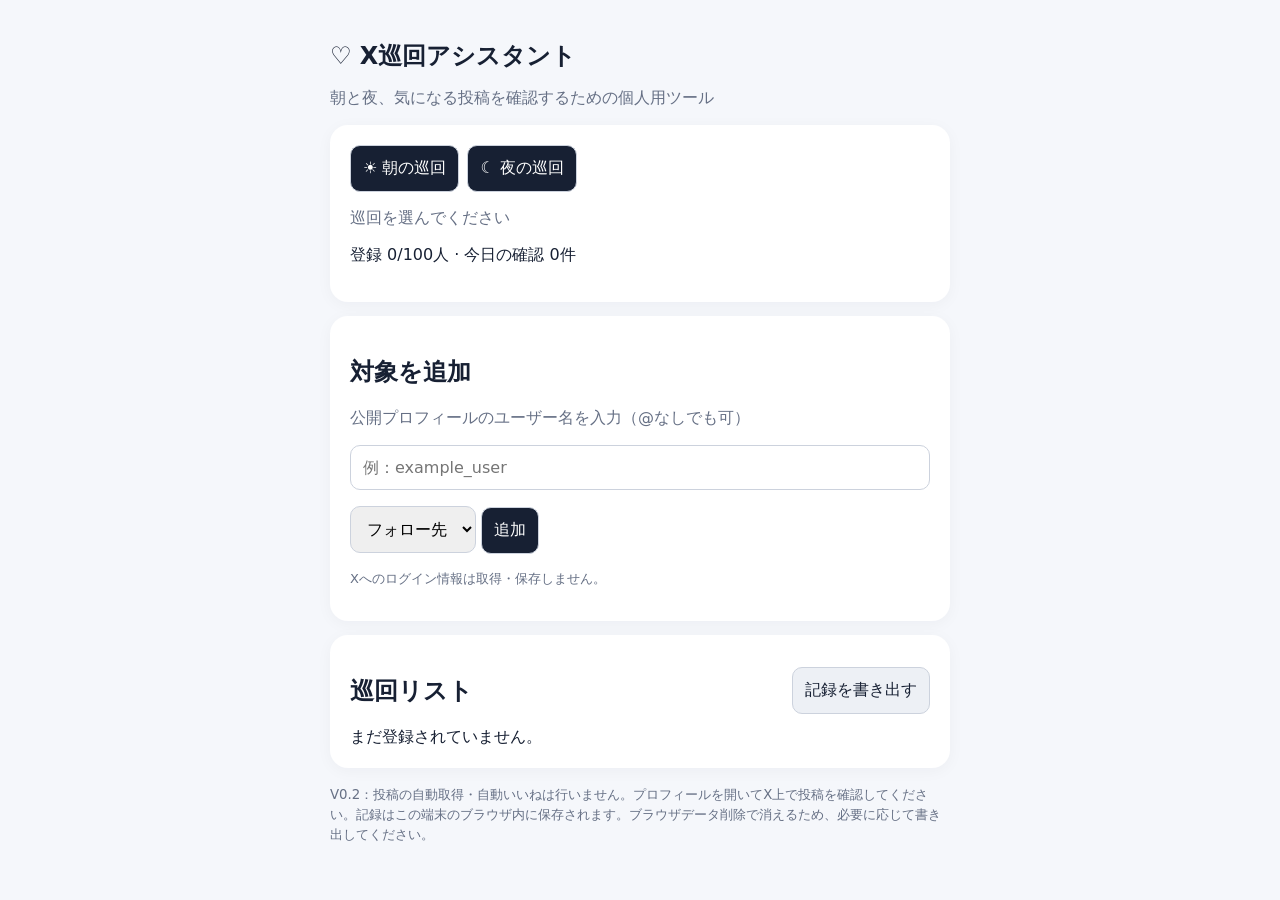
<file: index.html>
<!doctype html><html lang="ja"><head><meta charset="utf-8"><meta name="viewport" content="width=device-width,initial-scale=1"><meta name="theme-color" content="#101827"><link rel="manifest" href="manifest.webmanifest"><title>X巡回アシスタント</title><style>body{font-family:system-ui,sans-serif;background:#f5f7fb;color:#172033;margin:0}main{max-width:620px;margin:auto;padding:24px 18px}h1{font-size:24px}small,.muted{color:#667085}.card{background:white;padding:20px;border-radius:18px;margin:14px 0;box-shadow:0 3px 16px #18233a0a}button,input,select{font:inherit;border-radius:10px;padding:12px;border:1px solid #ccd2dd}button{background:#172033;color:white;cursor:pointer}button.secondary{background:#edf0f5;color:#172033}input{width:calc(100% - 26px)}.row{display:flex;gap:8px;flex-wrap:wrap;align-items:center}.item{border-top:1px solid #edf0f5;padding:14px 0}.item:first-child{border-top:0}.grow{flex:1}a{color:#1355a5}.tag{font-size:12px;color:#667085}#notice{font-size:13px}</style></head><body><main><h1>♡ X巡回アシスタント</h1><p class="muted">朝と夜、気になる投稿を確認するための個人用ツール</p><div class="card"><div class="row"><button onclick="start('朝')">☀ 朝の巡回</button><button onclick="start('夜')">☾ 夜の巡回</button></div><p id="session" class="muted">巡回を選んでください</p><p id="stats"></p></div><div class="card"><h2>対象を追加</h2><p class="muted">公開プロフィールのユーザー名を入力（@なしでも可）</p><input id="handle" placeholder="例：example_user" maxlength="30"><p><select id="kind"><option value="フォロー先">フォロー先</option><option value="フォロワー">フォロワー</option></select> <button onclick="add()">追加</button></p><p id="notice" class="muted">Xへのログイン情報は取得・保存しません。</p></div><div class="card"><div class="row"><h2 class="grow">巡回リスト</h2><button class="secondary" onclick="exportData()">記録を書き出す</button></div><div id="list"></div></div><p class="muted"><small>V0.2：投稿の自動取得・自動いいねは行いません。プロフィールを開いてX上で投稿を確認してください。記録はこの端末のブラウザ内に保存されます。ブラウザデータ削除で消えるため、必要に応じて書き出してください。</small></p></main><script>const KEY='x-patrol-v01';let data;try{data=JSON.parse(localStorage.getItem(KEY))||{users:[],logs:[]}}catch{data={users:[],logs:[]}}let session='';const save=()=>{localStorage.setItem(KEY,JSON.stringify(data));render()};function start(s){session=s+' '+new Date().toLocaleString('ja-JP');document.getElementById('session').textContent='現在：'+session;render()}function add(){let h=document.getElementById('handle').value.trim().replace(/^@/,'');if(!/^[A-Za-z0-9_]{1,15}$/.test(h)){alert('Xのユーザー名を確認してください（英数字・_、15文字以内）');return}if(data.users.some(x=>x.h.toLowerCase()===h.toLowerCase())){alert('登録済みです');return}if(data.users.length>=100){alert('最大100人です');return}data.users.push({h,k:document.getElementById('kind').value});document.getElementById('handle').value='';save()}function mark(h){data.logs.push({h,at:new Date().toISOString(),session:session||'手動確認'});save()}function remove(h){if(confirm('@'+h+' を削除しますか？')){data.users=data.users.filter(x=>x.h!==h);save()}}function exportData(){const b=new Blob([JSON.stringify(data,null,2)],{type:'application/json'}),a=document.createElement('a');a.href=URL.createObjectURL(b);a.download='x-patrol-backup.json';a.click();setTimeout(()=>URL.revokeObjectURL(a.href),1000)}function render(){const today=new Date().toLocaleDateString('ja-JP');let count=data.logs.filter(l=>new Date(l.at).toLocaleDateString('ja-JP')===today).length;document.getElementById('stats').textContent=`登録 ${data.users.length}/100人 · 今日の確認 ${count}件`;const root=document.getElementById('list');root.replaceChildren();if(!data.users.length){root.textContent='まだ登録されていません。';return}for(const u of data.users){const d=document.createElement('div');d.className='item';const top=document.createElement('div');top.className='row';const label=document.createElement('strong');label.className='grow';label.textContent='@'+u.h+' · '+u.k;top.append(label);const link=document.createElement('a');link.href='https://x.com/'+encodeURIComponent(u.h);link.target='_blank';link.rel='noopener noreferrer';link.textContent='Xで開く ↗';top.append(link);d.append(top);const last=data.logs.filter(l=>l.h===u.h).at(-1);const p=document.createElement('p');p.className='tag';p.textContent=last?'最終確認：'+new Date(last.at).toLocaleString('ja-JP'):'未確認';d.append(p);const controls=document.createElement('div');controls.className='row';const b=document.createElement('button');b.textContent='確認済みにする';b.onclick=()=>mark(u.h);const del=document.createElement('button');del.className='secondary';del.textContent='削除';del.onclick=()=>remove(u.h);controls.append(b,del);d.append(controls);root.append(d)}}render();if('serviceWorker'in navigator)navigator.serviceWorker.register('./sw.js').catch(()=>{});</script></body></html>
</file>
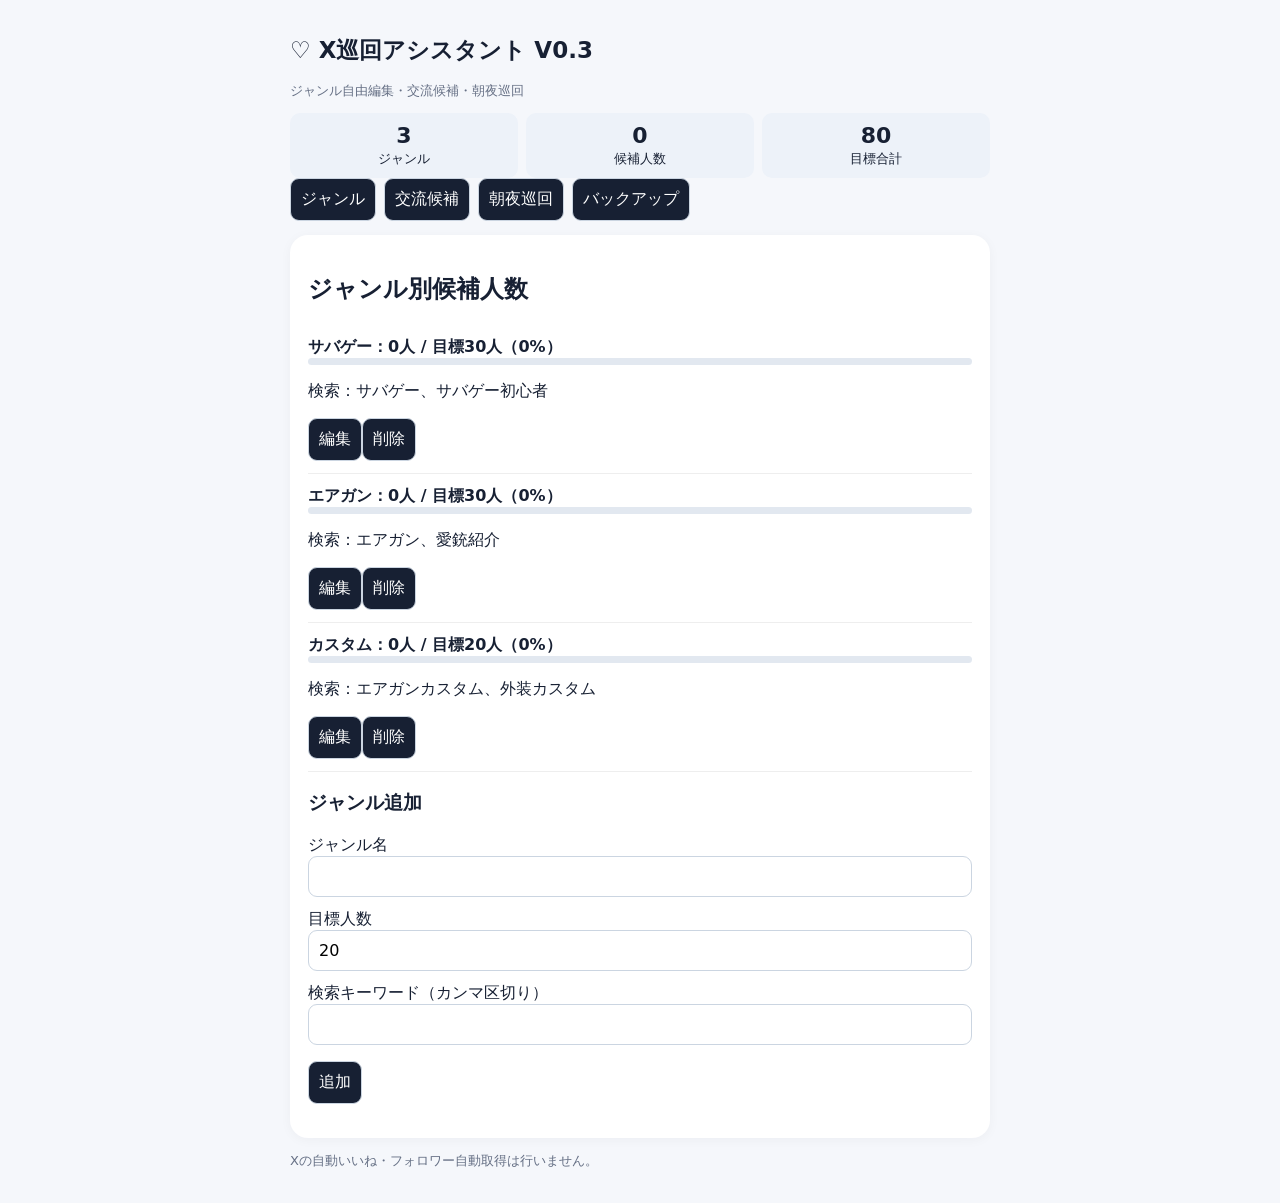
<file: v03-test/index.html>
<!doctype html><html lang="ja"><meta charset="utf-8"><meta name="viewport" content="width=device-width,initial-scale=1"><link rel="manifest" href="manifest.webmanifest"><title>X巡回アシスタント V0.3</title><style>body{font:16px system-ui;background:#f5f7fb;color:#172033;margin:0}main{max-width:700px;margin:auto;padding:20px}h1{font-size:23px}.card{background:white;border-radius:18px;padding:18px;margin:14px 0;box-shadow:0 2px 12px #1720330a}button,input,select{font:inherit;padding:10px;border-radius:9px;border:1px solid #cbd5e1}button{background:#172033;color:white}input,select{max-width:100%;box-sizing:border-box}input{width:100%}.row{display:flex;gap:8px;flex-wrap:wrap;align-items:center}.item{padding:12px 0;border-bottom:1px solid #eee}.muted{color:#667085;font-size:13px}.bar{height:7px;background:#e2e8f0;border-radius:9px}.bar>div{height:100%;background:#5476ca;border-radius:9px}.stat{background:#edf2f9;padding:10px;border-radius:10px;flex:1;text-align:center}.stat strong{display:block;font-size:22px}label{display:block;margin:12px 0 4px}a{color:#1559a3}.hidden{display:none}</style><main><h1>♡ X巡回アシスタント V0.3</h1><p class="muted">ジャンル自由編集・交流候補・朝夜巡回</p><div class="row" id="stats"></div><div class="row"><button data-page="genres">ジャンル</button><button data-page="people">交流候補</button><button data-page="patrol">朝夜巡回</button><button data-page="backup">バックアップ</button></div><section id="genres" class="card"><h2>ジャンル別候補人数</h2><div id="genreList"></div><h3>ジャンル追加</h3><form id="addGenre"><label>ジャンル名<input id="gname" maxlength="32" required></label><label>目標人数<input id="gtarget" type="number" min="1" max="100000" value="20" required></label><label>検索キーワード（カンマ区切り）<input id="gwords"></label><p><button>追加</button></p></form></section><section id="people" class="card hidden"><h2>交流候補</h2><label>ジャンル<select id="searchGenre"></select></label><label>検索キーワード<select id="keyword"></select></label><p><button id="searchX">Xで関連投稿を検索 ↗</button></p><h3>候補登録</h3><form id="addPerson"><label>Xユーザー名<input id="handle" placeholder="@example_user" required></label><label>ジャンル<select id="personGenre"></select></label><label>メモ<input id="note" maxlength="160"></label><p><button>候補を追加</button></p></form><label>表示ジャンル<select id="filterGenre"></select></label><div id="personList"></div></section><section id="patrol" class="card hidden"><h2>朝夜巡回</h2><p class="muted">プロフィールを開いて投稿を確認。いいねはXで手動操作します。</p><div class="row"><button id="morning">☀ 朝の巡回</button><button id="night">☾ 夜の巡回</button></div><p id="session"></p><div id="patrolList"></div></section><section id="backup" class="card hidden"><h2>データ保存</h2><p class="muted">この端末内に保存。端末変更前にJSONを保存してください。</p><button id="export">JSONバックアップ</button><label>JSON復元（既存データを置換）<input type="file" id="import" accept=".json,application/json"></label></section><p class="muted">Xの自動いいね・フォロワー自動取得は行いません。</p></main><script>
(()=>{'use strict';const $=id=>document.getElementById(id),KEY='xpatrol-v03',states=['新規発見','興味あり','交流中','フォロー中','保留'];let d={genres:[{id:'g1',name:'サバゲー',target:30,words:['サバゲー','サバゲー初心者']},{id:'g2',name:'エアガン',target:30,words:['エアガン','愛銃紹介']},{id:'g3',name:'カスタム',target:20,words:['エアガンカスタム','外装カスタム']}],people:[]},session='';try{const x=JSON.parse(localStorage.getItem(KEY));if(x&&Array.isArray(x.genres)&&Array.isArray(x.people))d=x}catch(e){}const uid=()=>Date.now().toString(36)+Math.random().toString(36).slice(2,8),save=()=>{try{localStorage.setItem(KEY,JSON.stringify(d))}catch(e){alert('保存できませんでした')}};const node=(tag,text)=>{let x=document.createElement(tag);x.textContent=text;return x},btn=(text,fn)=>{let b=node('button',text);b.type='button';b.onclick=fn;return b},words=s=>[...new Set(s.split(/[,、]/).map(x=>x.trim()).filter(Boolean))].slice(0,25);function options(id,items,all=false){const s=$(id),old=s.value;s.replaceChildren();if(all)s.add(new Option('すべて',''));items.forEach(g=>s.add(new Option(g.name,g.id)));if([...s.options].some(o=>o.value===old))s.value=old}function render(){const root=$('genreList');root.replaceChildren();d.genres.forEach(g=>{const count=d.people.filter(p=>p.genres.includes(g.id)).length,w=node('div','');w.className='item';w.append(node('strong',g.name+'：'+count+'人 / 目標'+g.target+'人（'+Math.round(count/g.target*100)+'%）'));const bar=node('div','');bar.className='bar';const fill=node('div','');fill.style.width=Math.min(100,count/g.target*100)+'%';bar.append(fill);w.append(bar,node('p','検索：'+g.words.join('、')));w.append(btn('編集',()=>{const name=prompt('ジャンル名',g.name);if(name===null)return;const target=prompt('目標人数',g.target);if(target===null)return;const ww=prompt('検索キーワード（カンマ区切り）',g.words.join(','));if(ww===null)return;if(!name.trim()||d.genres.some(x=>x!==g&&x.name===name.trim())||!Number.isInteger(+target)||+target<1||+target>100000)return alert('入力を確認してください');g.name=name.trim();g.target=+target;g.words=words(ww);save();render()}),btn('削除',()=>{if(!confirm('ジャンルを削除しますか？ 候補は未分類として残ります。'))return;d.genres=d.genres.filter(x=>x!==g);d.people.forEach(p=>p.genres=p.genres.filter(id=>id!==g.id));save();render()}));root.append(w)});$('stats').replaceChildren(...[['ジャンル',d.genres.length],['候補人数',d.people.length],['目標合計',d.genres.reduce((s,g)=>s+g.target,0)]].map(([n,v])=>{const x=node('div','');x.className='stat';x.append(node('strong',v),node('small',n));return x}));['searchGenre','personGenre','filterGenre'].forEach(id=>options(id,d.genres,id==='filterGenre'));updateWords();renderPeople();renderPatrol()}
function updateWords(){const g=d.genres.find(g=>g.id===$('searchGenre').value);$('keyword').replaceChildren(...(g?.words||[]).map(w=>new Option(w,w)))}$('searchGenre').onchange=updateWords;$('searchX').onclick=()=>{if(!$('keyword').value)return alert('検索キーワードを設定してください');window.open('https://x.com/search?q='+encodeURIComponent($('keyword').value)+'&f=live','_blank','noopener')};$('addGenre').onsubmit=e=>{e.preventDefault();const name=$('gname').value.trim(),target=+$('gtarget').value;if(!name||d.genres.some(g=>g.name===name)||!Number.isInteger(target)||target<1)return;d.genres.push({id:uid(),name,target,words:words($('gwords').value)});save();e.target.reset();render()};$('addPerson').onsubmit=e=>{e.preventDefault();const handle=$('handle').value.trim().replace(/^@/,'');if(!/^[a-zA-Z0-9_]{1,15}$/.test(handle))return alert('Xユーザー名を確認してください');const gid=$('personGenre').value;if(!gid)return alert('ジャンルを追加してください');let p=d.people.find(p=>p.handle.toLowerCase()===handle.toLowerCase());if(p){if(!p.genres.includes(gid))p.genres.push(gid)}else d.people.push({id:uid(),handle,genres:[gid],note:$('note').value.trim(),status:'新規発見',checked:''});save();e.target.reset();render()};$('filterGenre').onchange=renderPeople;
function renderPeople(){const root=$('personList');root.replaceChildren();d.people.filter(p=>!$('filterGenre').value||p.genres.includes($('filterGenre').value)).forEach(p=>{const x=node('div','');x.className='item';const a=node('a','@'+p.handle+' ↗');a.href='https://x.com/'+p.handle;a.target='_blank';a.rel='noopener noreferrer';x.append(a,node('p','ジャンル：'+(p.genres.map(id=>d.genres.find(g=>g.id===id)?.name).filter(Boolean).join('・')||'未分類')));const sel=node('select','');states.forEach(s=>sel.add(new Option(s,s)));sel.value=p.status;sel.onchange=()=>{p.status=sel.value;save()};x.append(sel,node('p','メモ：'+(p.note||'なし')+' / 最終確認：'+(p.checked||'なし')));x.append(btn('ジャンル追加',()=>{const g=d.genres.filter(g=>!p.genres.includes(g.id));if(!g.length)return alert('追加できるジャンルはありません');const name=prompt('追加するジャンル名：'+g.map(g=>g.name).join(' / '));const found=g.find(g=>g.name===name);if(found){p.genres.push(found.id);save();render()}}),btn('削除',()=>{if(!confirm('@'+p.handle+' を削除しますか？'))return;d.people=d.people.filter(x=>x!==p);save();render()}));root.append(x)})}
function renderPatrol(){const root=$('patrolList');root.replaceChildren();d.people.forEach(p=>{const x=node('div','');x.className='item';const a=node('a','@'+p.handle+' ↗');a.href='https://x.com/'+p.handle;a.target='_blank';a.rel='noopener noreferrer';x.append(a,node('span','　'+p.status+' / '+(p.checked||'未確認')));x.append(btn('確認済み',()=>{p.checked=new Date().toLocaleString('ja-JP')+(session?' '+session:'');save();render()}));root.append(x)})}for(const [id,name] of [['morning','朝'],['night','夜']])$(id).onclick=()=>{session=name;$('session').textContent=name+'の巡回：'+d.people.length+'人';renderPatrol()};document.querySelectorAll('[data-page]').forEach(b=>b.onclick=()=>{document.querySelectorAll('main section').forEach(s=>s.classList.add('hidden'));$(b.dataset.page).classList.remove('hidden')});$('export').onclick=()=>{const blob=new Blob([JSON.stringify({version:3,...d},null,2)],{type:'application/json'}),u=URL.createObjectURL(blob),a=document.createElement('a');a.href=u;a.download='x-patrol-v03-backup.json';a.click();setTimeout(()=>URL.revokeObjectURL(u),1000)};$('import').onchange=async e=>{const f=e.target.files[0];if(!f||f.size>2000000)return alert('ファイルを確認してください');try{const v=JSON.parse(await f.text());if(!Array.isArray(v.genres)||!Array.isArray(v.people)||v.genres.some(g=>typeof g.id!=='string'||typeof g.name!=='string'||!Number.isInteger(g.target)||g.target<1||!Array.isArray(g.words))||v.people.some(p=>!Array.isArray(p.genres)||!/^[a-zA-Z0-9_]{1,15}$/.test(p.handle)||!states.includes(p.status)))throw Error('形式が違います');if(confirm('現在のデータをバックアップで置換しますか？')){d={genres:v.genres,people:v.people};save();render()}}catch(err){alert('読み込みできません：'+err.message)}e.target.value=''};render();if('serviceWorker'in navigator)navigator.serviceWorker.register('./sw.js').catch(()=>{});
})();</script></html>
</file>
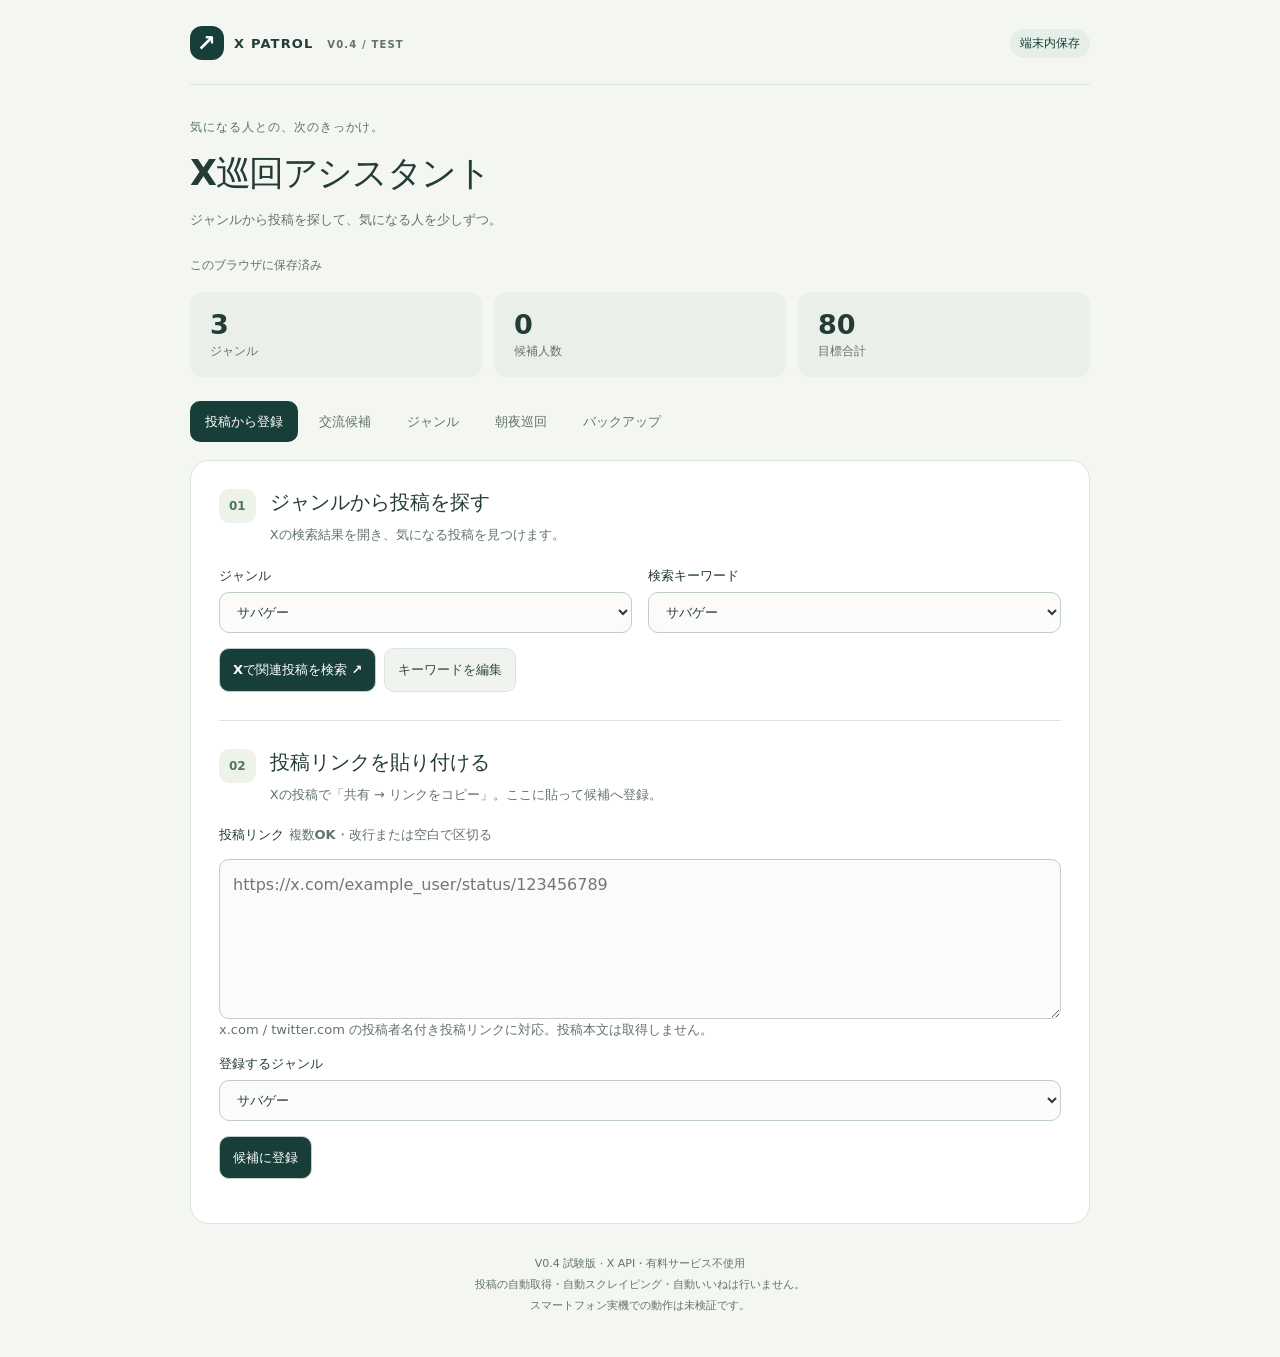
<file: v04-test/index.html>
<!doctype html>
<html lang="ja">
<head>
  <meta charset="utf-8">
  <meta name="viewport" content="width=device-width,initial-scale=1">
  <meta name="theme-color" content="#173e39">
  <meta name="referrer" content="no-referrer">
  <meta http-equiv="Content-Security-Policy" content="default-src 'self'; script-src 'self'; style-src 'self'; img-src 'self' data:; connect-src 'none'; object-src 'none'; base-uri 'none'; form-action 'none'">
  <title>X巡回アシスタント V0.4</title>
  <link rel="icon" href="./icon.svg" type="image/svg+xml">
  <link rel="stylesheet" href="./style.css">
  <script type="module" src="./app.mjs"></script>
</head>
<body>
<main>
  <header class="masthead"><div class="brand"><span class="brandmark" aria-hidden="true">↗</span><span>X PATROL <small>V0.4 / TEST</small></span></div><span class="local-badge">端末内保存</span></header>
  <div class="intro"><p class="eyebrow">気になる人との、次のきっかけ。</p><h1>X巡回アシスタント</h1><p class="muted">ジャンルから投稿を探して、気になる人を少しずつ。</p></div>
  <p id="storageStatus" class="storage-status" role="status" aria-live="polite"></p>
  <div id="notice" class="notice" role="status" aria-live="polite" hidden></div>
  <section id="recovery" class="card recovery" hidden><h2>保存データを確認してください</h2><p id="recoveryReason"></p><p>元の保存データは残っています。バックアップを復元するか、元データを保存してから新しく始められます。</p><div class="row"><button id="exportRaw" type="button" class="secondary">元データを保存</button><button id="newData" type="button" class="secondary">新しく始める</button></div></section>
  <div id="stats" class="stats" aria-label="登録状況"></div>
  <nav class="tabs" aria-label="ページ切り替え"><button type="button" data-page="discover" aria-current="page">投稿から登録</button><button type="button" data-page="people">交流候補</button><button type="button" data-page="genres">ジャンル</button><button type="button" data-page="patrol">朝夜巡回</button><button type="button" data-page="backup">バックアップ</button></nav>
  <section id="discover" class="page card" aria-labelledby="discoverTitle">
    <div class="section-heading"><span class="step">01</span><div><h2 id="discoverTitle">ジャンルから投稿を探す</h2><p class="muted">Xの検索結果を開き、気になる投稿を見つけます。</p></div></div>
    <div class="fields"><label for="searchGenre">ジャンル<select id="searchGenre"></select></label><label for="keyword">検索キーワード<select id="keyword"></select></label></div>
    <div class="row"><a id="searchX" class="button" target="_blank" rel="noopener noreferrer" referrerpolicy="no-referrer">Xで関連投稿を検索 ↗</a><button id="editSearchWords" type="button" class="secondary">キーワードを編集</button></div>
    <hr>
    <div class="section-heading"><span class="step">02</span><div><h2>投稿リンクを貼り付ける</h2><p class="muted">Xの投稿で「共有 → リンクをコピー」。ここに貼って候補へ登録。</p></div></div>
    <form id="addPosts" novalidate><label for="postUrls">投稿リンク <span class="muted">複数OK・改行または空白で区切る</span></label><textarea id="postUrls" rows="5" maxlength="32000" placeholder="https://x.com/example_user/status/123456789" aria-describedby="urlHelp urlError" spellcheck="false" autocapitalize="off"></textarea><p id="urlHelp" class="muted">x.com / twitter.com の投稿者名付き投稿リンクに対応。投稿本文は取得しません。</p><label for="postGenre">登録するジャンル<select id="postGenre"></select></label><p id="urlError" class="error" role="alert" hidden></p><p><button type="submit" id="addPostsButton">候補に登録</button></p></form>
    <div id="pasteResults" aria-live="polite"></div>
  </section>
  <section id="people" class="page card" hidden aria-labelledby="peopleTitle"><div class="section-heading"><div><h2 id="peopleTitle">交流候補</h2><p class="muted">同じ人は1人として登録。投稿リンクはジャンルごとに残ります。</p></div><span id="peopleCount" class="count-pill"></span></div><div class="fields"><label for="filterGenre">表示ジャンル<select id="filterGenre"></select></label><label for="filterStatus">表示状態<select id="filterStatus"></select></label></div><div id="personList"></div></section>
  <section id="genres" class="page card" hidden aria-labelledby="genresTitle"><h2 id="genresTitle">ジャンル別候補人数</h2><p class="muted">1人を複数ジャンルに登録できます。目標合計はジャンルごとの合計です。</p><div id="genreList"></div><hr><h3 id="genreFormTitle">ジャンル追加</h3><form id="genreForm" novalidate><input id="genreId" type="hidden"><div class="fields"><label for="gname">ジャンル名<input id="gname" maxlength="32" required></label><label for="gtarget">目標人数<input id="gtarget" type="number" min="1" max="100000" value="20" required></label></div><label for="gwords">検索キーワード（カンマまたは改行区切り）<textarea id="gwords" rows="3" maxlength="4000"></textarea></label><p id="genreError" class="error" role="alert" hidden></p><div class="row"><button id="saveGenre" type="submit">ジャンルを追加</button><button id="cancelGenre" type="button" class="secondary" hidden>編集をやめる</button></div></form></section>
  <section id="patrol" class="page card" hidden aria-labelledby="patrolTitle"><h2 id="patrolTitle">朝夜巡回</h2><p class="muted">投稿やプロフィールを開き、Xで確認したら記録します。</p><div class="row"><button id="morning" type="button">☀ 朝の巡回</button><button id="night" type="button" class="secondary">☾ 夜の巡回</button></div><p id="session" class="session" role="status"></p><div id="patrolList"></div></section>
  <section id="backup" class="page card" hidden aria-labelledby="backupTitle"><h2 id="backupTitle">バックアップと復元</h2><p>記録はこのブラウザ内に保存されます。ブラウザデータ削除や端末変更の前に、バックアップを保存してください。</p><button id="export" type="button">JSONバックアップを保存</button><label for="import">JSONバックアップを選択（V0.2 / V0.3 / V0.4・2MBまで）<input type="file" id="import" accept=".json,application/json"></label><p id="restoreError" class="error" role="alert" hidden></p><div id="restorePreview" class="restore-preview" hidden><h3>復元内容</h3><p id="restoreSummary"></p><p>復元するとV0.4の現在のデータを置き換えます。先にバックアップを保存してください。</p><div class="row"><button id="confirmRestore" type="button">この内容で復元する</button><button id="cancelRestore" type="button" class="secondary">やめる</button></div></div><p class="muted">旧版と同じURLのブラウザでは、初回にV0.3（なければV0.2）を読み込みます。旧版の保存データには書き込みません。別のブラウザ・端末ではJSONを使って移せます。</p><p class="muted">バックアップには候補のユーザー名・投稿リンク・メモが入ります。ファイルの共有先にご注意ください。</p></section>
  <footer>V0.4 試験版 · X API・有料サービス不使用<br>投稿の自動取得・自動スクレイピング・自動いいねは行いません。<br>スマートフォン実機での動作は未検証です。</footer>
</main>
</body>
</html>
</file>
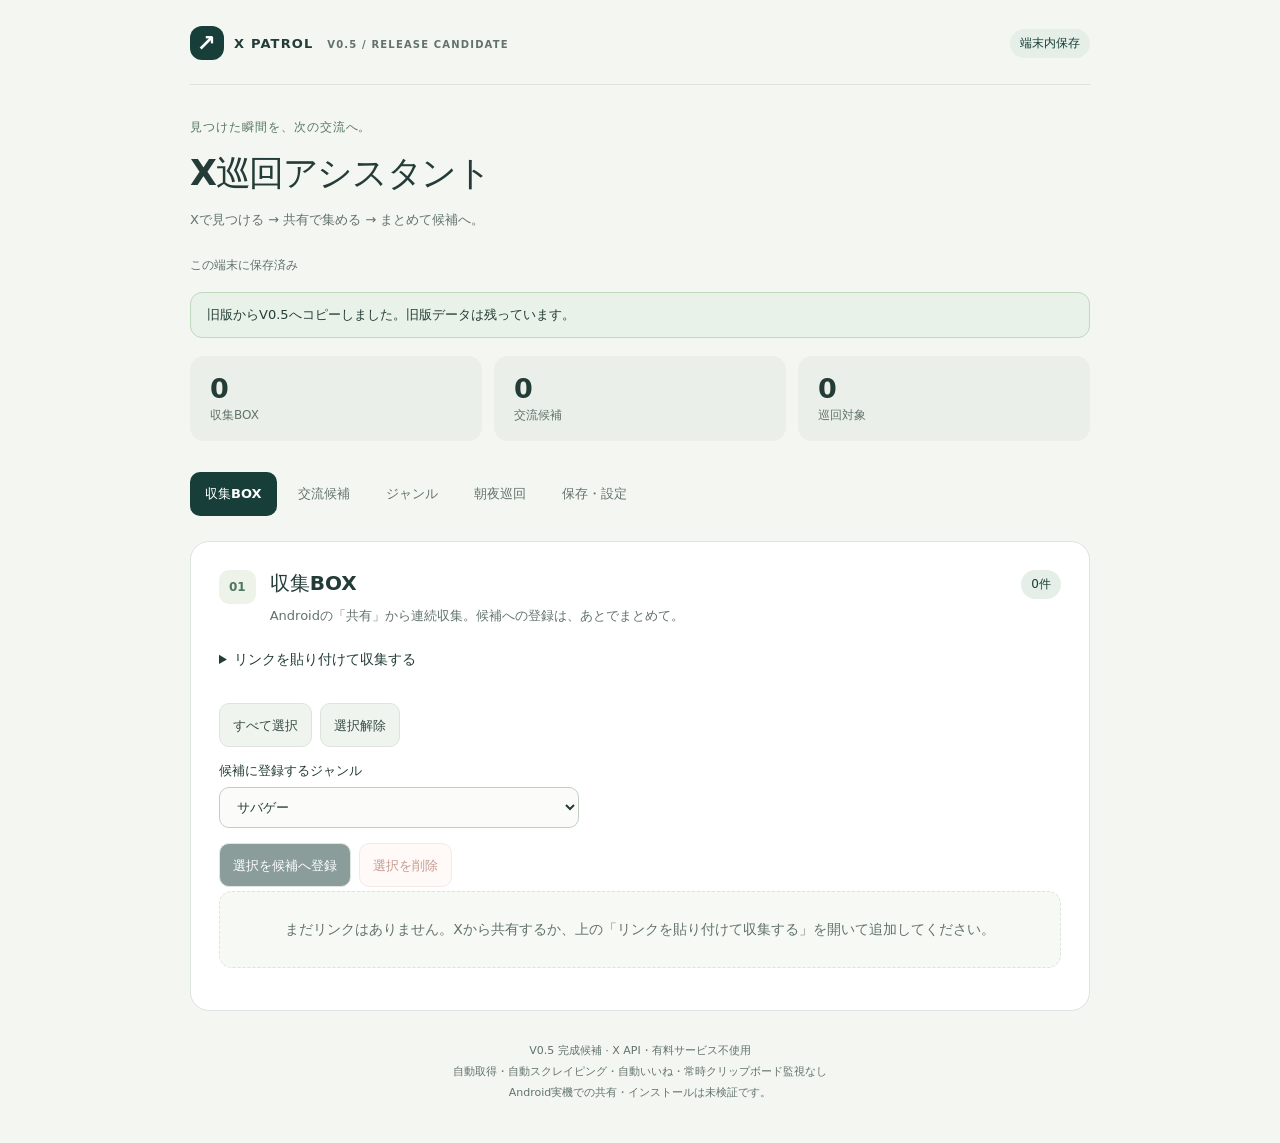
<file: v05-test/index.html>
<!doctype html>
<html lang="ja">
<head>
  <meta charset="utf-8">
  <meta name="viewport" content="width=device-width,initial-scale=1">
  <meta name="theme-color" content="#173e39">
  <meta name="referrer" content="no-referrer">
  <meta http-equiv="Content-Security-Policy" content="default-src 'self'; script-src 'self'; worker-src 'self'; style-src 'self'; img-src 'self' data:; connect-src 'self'; object-src 'none'; base-uri 'none'; form-action 'none'">
  <title>X巡回アシスタント V0.5</title>
  <link rel="manifest" href="./manifest.webmanifest">
  <link rel="icon" href="./icon.svg" type="image/svg+xml">
  <link rel="apple-touch-icon" href="./icon192.png">
  <link rel="stylesheet" href="./style.css">
  <script type="module" src="./app.mjs"></script>
</head>
<body>
<main>
  <header class="masthead"><div class="brand"><span class="brandmark" aria-hidden="true">↗</span><span>X PATROL <small>V0.5 / RELEASE CANDIDATE</small></span></div><span class="local-badge">端末内保存</span></header>
  <div class="intro"><p class="eyebrow">見つけた瞬間を、次の交流へ。</p><h1>X巡回アシスタント</h1><p class="muted">Xで見つける → 共有で集める → まとめて候補へ。</p></div>
  <p id="storageStatus" class="storage-status" role="status">保存領域を確認しています…</p>
  <div id="notice" class="notice" role="status" aria-live="polite" hidden></div>
  <noscript><p class="error">このアプリにはJavaScriptが必要です。有効にして再読み込みしてください。</p></noscript>
  <section id="recovery" class="card recovery" hidden><h2>保存データを確認してください</h2><p>データを読み込み・保存できませんでした。元データは自動上書きしません。元データを保存し、バックアップの復元を試してください。</p><div class="row"><button id="exportRaw" type="button">元データを保存</button><button id="newData" type="button" class="danger">V0.5を初期化</button></div></section>
  <div id="stats" class="stats" aria-label="登録状況"></div>
  <nav class="tabs" aria-label="ページ切り替え"><button type="button" data-page="inbox" aria-current="page">収集BOX</button><button type="button" data-page="people">交流候補</button><button type="button" data-page="genres">ジャンル</button><button type="button" data-page="patrol">朝夜巡回</button><button type="button" data-page="backup">保存・設定</button></nav>
  <section id="inbox" class="page card" aria-labelledby="inboxTitle">
    <div class="section-heading"><span class="step">01</span><div><h2 id="inboxTitle">収集BOX</h2><p class="muted">Androidの「共有」から連続収集。候補への登録は、あとでまとめて。</p></div><span id="inboxCount" class="count-pill"></span></div>
    <details id="manualImport"><summary>リンクを貼り付けて収集する</summary><form id="collectForm"><label for="postUrls">投稿URL・共有テキスト（1回100リンクまで）</label><textarea id="postUrls" rows="5" maxlength="32000" placeholder="https://x.com/example_user/status/123456789" spellcheck="false" autocapitalize="off"></textarea><p class="muted">複数行・空白区切り・本文中のURLに対応。x.com / twitter.com の投稿URLを検証し、重複を除きます。</p><button id="collectButton" type="submit" data-write>収集BOXに追加</button></form></details>
    <div id="pasteResults" aria-live="polite"></div>
    <div class="inbox-actions"><div class="row"><button id="selectInbox" type="button" class="secondary" data-write>すべて選択</button><button id="clearInbox" type="button" class="secondary" data-write>選択解除</button></div><label for="promoteGenre">候補に登録するジャンル<select id="promoteGenre"></select></label><div class="row"><button id="promote" type="button" data-write>選択を候補へ登録</button><button id="deleteInbox" type="button" class="danger" data-write>選択を削除</button></div></div>
    <div id="inboxList"></div>
  </section>
  <section id="people" class="page card" hidden aria-labelledby="peopleTitle"><div class="section-heading"><div><h2 id="peopleTitle">交流候補</h2><p class="muted">同じ人は1人に集約。「巡回する」を選んだ候補が巡回に並びます。</p></div><span id="peopleCount" class="count-pill"></span></div><div class="fields"><label for="filterGenre">ジャンル<select id="filterGenre"></select></label><label for="filterStatus">状態<select id="filterStatus"></select></label></div><div class="row"><button id="selectPeople" type="button" class="secondary" data-write>表示中を巡回に選択</button><button id="clearPeople" type="button" class="secondary" data-write>表示中の選択解除</button></div><div id="personList"></div></section>
  <section id="genres" class="page card" hidden aria-labelledby="genresTitle"><h2 id="genresTitle">ジャンルと目標</h2><p class="muted">1人を複数ジャンルに登録できます。人数はジャンルごとに集計します。</p><div id="genreList"></div><hr><h3 id="genreFormTitle">ジャンル追加</h3><form id="genreForm"><input id="genreId" type="hidden"><div class="fields"><label for="gname">ジャンル名<input id="gname" maxlength="32" required></label><label for="gtarget">目標人数<input id="gtarget" type="number" min="1" max="100000" value="20" required></label></div><label for="gwords">検索キーワード（カンマ・改行区切り）<textarea id="gwords" rows="3" maxlength="4000"></textarea></label><div class="row"><button id="saveGenre" type="submit" data-write>ジャンルを保存</button><button id="cancelGenre" type="button" class="secondary">編集をやめる</button></div></form></section>
  <section id="patrol" class="page card" hidden aria-labelledby="patrolTitle"><h2 id="patrolTitle">朝夜巡回</h2><p class="muted">Xを開いて自分で確認し、この画面で確認を記録します。</p><div class="row"><button id="morning" type="button" data-write>☀ 朝の巡回</button><button id="night" type="button" class="secondary" data-write>☾ 夜の巡回</button></div><p id="session" class="session" role="status"></p><div id="patrolList"></div><details><summary>確認履歴</summary><p id="historyCount" class="muted"></p><div id="historyList"></div></details></section>
  <section id="backup" class="page card" hidden aria-labelledby="backupTitle"><h2 id="backupTitle">バックアップと復元</h2><p>データはこのブラウザ・端末に保存します。ブラウザデータ削除・端末変更の前にJSONを保存してください。</p><button id="export" type="button" data-write>JSONバックアップを保存</button><label for="import">JSONを選択（V0.2〜V0.5・10MBまで）<input type="file" id="import" accept=".json,application/json"></label><div id="restorePreview" class="restore-preview" hidden><h3>復元内容</h3><p id="restoreSummary"></p><p>V0.5の現在のデータを置き換えます。先にバックアップを保存してください。</p><div class="row"><button id="confirmRestore" type="button">この内容で復元</button><button id="cancelRestore" type="button" class="secondary">やめる</button></div></div><p class="muted">初回は同じブラウザの旧版データをV0.4→V0.3→V0.2の順にコピーします。旧版の保存領域は残します。以後の同期は行いません。バックアップにはユーザー名・URL・メモが含まれます。</p>
    <hr><h2>Androidで共有する</h2><p>AndroidのChromeでこのURLを開き、メニューの「アプリをインストール」から追加します。Xで投稿の「共有」→「その他のアプリ」→「X巡回アシスタント V0.5（または X巡回BOX）」を選びます。</p><div class="row"><button id="install" type="button" class="secondary" hidden>アプリをインストール</button><button id="persistent" type="button" class="secondary">端末への保存を保護</button></div><p id="pwaStatus" class="muted" role="status"></p><p class="muted">共有先が表示されない端末では「リンクをコピー」し、収集BOXの手動取込を使ってください。共有URLはGET形式でホストに送られます。受信後は画面のURLから消し、投稿URLだけを保存します。</p><p><a href="./Android.md" target="_blank" rel="noopener noreferrer">Androidの詳しい手順・実機確認項目 ↗</a> · <a href="./README.md" target="_blank" rel="noopener noreferrer">README ↗</a></p>
  </section>
  <footer>V0.5 完成候補 · X API・有料サービス不使用<br>自動取得・自動スクレイピング・自動いいね・常時クリップボード監視なし<br>Android実機での共有・インストールは未検証です。</footer>
</main>
</body>
</html>
</file>
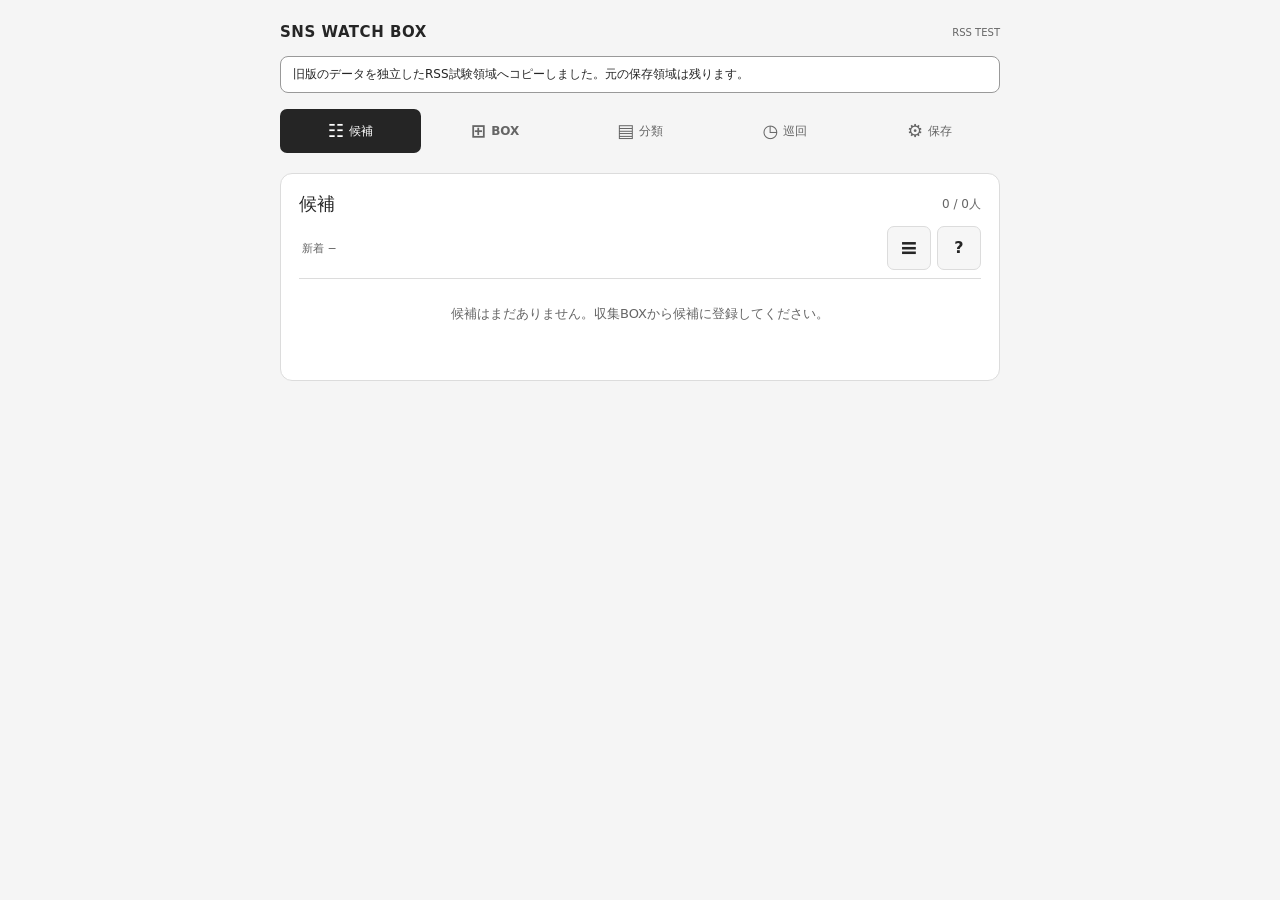
<file: v051-rss-test/index.html>
<!doctype html>
<html lang="ja">
<head>
  <meta charset="utf-8">
  <meta name="viewport" content="width=device-width,initial-scale=1">
  <meta name="theme-color" content="#252525">
  <meta name="referrer" content="no-referrer">
  <meta http-equiv="Content-Security-Policy" content="default-src 'self'; script-src 'self'; worker-src 'self'; style-src 'self'; img-src 'self' data:; connect-src 'self' https://keep.md; object-src 'none'; base-uri 'none'; form-action 'none'">
  <title>SNS WATCH BOX · RSS試験</title>
  <link rel="manifest" href="./manifest.webmanifest">
  <link rel="icon" href="./icon.svg" type="image/svg+xml">
  <link rel="apple-touch-icon" href="./icon192.png">
  <link rel="stylesheet" href="./style.css">
  <script type="module" src="./app.mjs"></script>
</head>
<body>
<main>
  <header class="masthead"><h1>SNS WATCH BOX</h1><small>RSS TEST</small></header>
  <div id="notice" class="notice" role="status" aria-live="polite" hidden></div>
  <noscript><p class="error">JavaScriptを有効にしてください。</p></noscript>
  <section id="recovery" class="card recovery" hidden><h2>保存データの確認</h2><p>データを読み込めませんでした。元データを保存し、JSONからの復元をお試しください。</p><div class="row"><button id="exportRaw" type="button">元データを保存</button><button id="newData" type="button" class="danger">試験データを初期化</button></div></section>
  <nav class="tabs" aria-label="ページ切り替え">
    <button type="button" data-page="people" aria-current="page" aria-label="交流候補"><span aria-hidden="true">☷</span>候補</button>
    <button type="button" data-page="inbox" aria-label="収集BOX"><span aria-hidden="true">⊞</span>BOX</button>
    <button type="button" data-page="genres" aria-label="ジャンルと目標"><span aria-hidden="true">▤</span>分類</button>
    <button type="button" data-page="patrol" aria-label="朝夜巡回"><span aria-hidden="true">◷</span>巡回</button>
    <button type="button" data-page="backup" aria-label="保存と設定"><span aria-hidden="true">⚙</span>保存</button>
  </nav>
  <section id="inbox" class="page card" hidden aria-labelledby="inboxTitle">
    <div class="section-heading"><h2 id="inboxTitle">収集BOX</h2><span id="inboxCount" class="count-pill"></span></div>
    <details id="manualImport"><summary>＋ リンク</summary><form id="collectForm"><label for="postUrls">投稿URL・共有テキスト</label><textarea id="postUrls" rows="4" maxlength="32000" placeholder="https://x.com/example_user/status/123456789" spellcheck="false" autocapitalize="off"></textarea><p class="muted">1回100リンクまで。重複は除きます。</p><button id="collectButton" type="submit" data-write>追加</button></form></details>
    <div id="pasteResults" aria-live="polite"></div>
    <div class="inbox-actions"><div class="row"><button id="selectInbox" type="button" class="secondary" data-write>全選択</button><button id="clearInbox" type="button" class="secondary" data-write>解除</button></div><label for="promoteGenre">ジャンル<select id="promoteGenre"></select></label><div class="row"><button id="promote" type="button" data-write>候補へ登録</button><button id="deleteInbox" type="button" class="danger" data-write>削除</button></div></div>
    <div id="inboxList"></div>
  </section>
  <section id="people" class="page card" aria-labelledby="peopleTitle">
    <div class="section-heading"><h2 id="peopleTitle">候補</h2><span id="peopleCount" class="count-pill"></span></div>
    <div class="candidate-toolbar">
      <span id="candidateRefreshStatus" class="muted" role="status">新着 −</span>
      <details id="candidateFilters" class="toolbar-disclosure"><summary aria-label="絞り込みと並べ替え" title="絞り込みと並べ替え">≡</summary><div class="candidate-filters">
        <label for="filterGenre">ジャンル<select id="filterGenre"></select></label>
        <label for="patrolFreshness">確認<select id="patrolFreshness"><option value="">すべて</option><option value="new">● 新着</option><option value="unchecked">− 未確認</option><option value="recent">✔ 確認済み</option></select></label>
        <label for="filterStatus">交流状態<select id="filterStatus"></select></label>
        <label for="sortPeople">並び順<select id="sortPeople"><option value="manual">手動</option><option value="priority">未確認から</option><option value="oldest">確認が古い順</option><option value="newest">登録が新しい順</option></select></label>
        <div class="row candidate-tools"><button id="expandPeople" type="button" class="secondary">全展開</button><button id="collapsePeople" type="button" class="secondary">全閉</button><button id="returnToPerson" type="button" class="secondary" hidden>前の行へ</button></div>
        <details class="bulk-selection"><summary>巡回対象</summary><div class="row"><button id="selectPeople" type="button" class="secondary" data-write>表示中を全選択</button><button id="clearPeople" type="button" class="secondary" data-write>解除</button></div></details>
      </div></details>
      <details id="candidateHelp" class="toolbar-disclosure"><summary aria-label="表示の意味と使い方" title="表示の意味と使い方">?</summary><div class="help-body"><p>候補に入れた人を無料RSSで自動確認。初回は基準を保存し、●を出しません。次からアプリを開く・戻ると照合します。</p><p>人数が多い場合は順番に確認するため時間がかかります。途中で閉じても次回続きから確認します。RSSは約1日ごと・直近20件で、取得できない人は−のままです。PWAを閉じている間は巡回しません。</p><button id="addPilotPeople" type="button" class="secondary" data-write>試験3人を登録</button><button id="refreshPeople" type="button" class="secondary" aria-label="登録した候補のRSSを今すぐ確認" aria-busy="false">↻ 今すぐ確認</button><p>● RSSで前回より新しい本人投稿を確認。✔ 人間がXの投稿を確認済み。いいねの記録ではありません。取り消しは詳細から。</p><p>− 新着未判定または確認記録なし。取得失敗も未判定です。未確認や時間の経過を新着とは表示しません。</p><p>行をタップで詳細。Xから戻ると、開いた行や表示位置を復元します。</p><p class="tablet-reorder-help">≡ をドラッグで並べ替え。</p><p>いいねはXでご自身で操作してください。</p></div></details>
    </div>
    <p id="reorderInstructions" class="sr-only">タブレットでは左端のつまみをドラッグして並べ替えます。キーボードはつまみに移動し、Altと上下矢印で1行移動。Escapeでドラッグを取り消します。表示中の候補だけが移動します。</p>
    <p id="reorderStatus" class="sr-only" role="status" aria-live="polite"></p>
    <div id="personList"></div>
  </section>
  <section id="genres" class="page card" hidden aria-labelledby="genresTitle"><h2 id="genresTitle">ジャンルと目標</h2><div id="genreList"></div><hr><h3 id="genreFormTitle">ジャンル追加</h3><form id="genreForm"><input id="genreId" type="hidden"><div class="fields"><label for="gname">名前<input id="gname" maxlength="32" required></label><label for="gtarget">目標人数<input id="gtarget" type="number" min="1" max="100000" value="20" required></label></div><label for="gwords">検索キーワード<textarea id="gwords" rows="2" maxlength="4000"></textarea></label><div class="row"><button id="saveGenre" type="submit" data-write>保存</button><button id="cancelGenre" type="button" class="secondary">やめる</button></div></form></section>
  <section id="patrol" class="page card" hidden aria-labelledby="patrolTitle"><h2 id="patrolTitle">巡回</h2><div class="row"><button id="morning" type="button" data-write>☀ 朝</button><button id="night" type="button" class="secondary" data-write>☾ 夜</button></div><p id="session" class="session" role="status"></p><div id="patrolList"></div><details><summary>過去の確認履歴</summary><p class="muted">取り消した現在の✔とは別に、過去に行った確認の履歴を残します。</p><p id="historyCount" class="muted"></p><div id="historyList"></div></details></section>
  <section id="backup" class="page card" hidden aria-labelledby="backupTitle"><h2 id="backupTitle">保存</h2><p id="storageStatus" class="storage-status" role="status">保存領域を確認中…</p><div id="stats" class="stats" aria-label="登録状況"></div><button id="export" type="button" data-write>JSONを保存</button><label for="import">JSONから復元<input type="file" id="import" accept=".json,application/json"></label><div id="restorePreview" class="restore-preview" hidden><h3>復元内容</h3><p id="restoreSummary"></p><p>この試験版のデータを置き換えます。先にJSONを保存してください。</p><div class="row"><button id="confirmRestore" type="button">復元する</button><button id="cancelRestore" type="button" class="secondary">やめる</button></div></div>
    <details><summary>データについて</summary><p>このブラウザ・端末への保存です。端末変更やブラウザデータ削除の前にJSONを保存してください。RSS確認記録もJSONに入ります。</p><p>初回は旧UI試験版のデータを読み取り、独立したRSS試験領域へコピーします。なければV0.5以前を確認します。元の保存領域は残り、以後は同期しません。自動コピーできない場合は旧版のJSONを復元してください。</p><p>V0.2〜V0.5・V0.51のJSON、10MBまで。</p></details>
    <details><summary>Android・ヘルプ</summary><p>Chromeの「アプリをインストール」から追加。Xの投稿の「共有」→「その他のアプリ」から「SNS WATCH RSS 試験」へ共有できます。</p><div class="row"><button id="install" type="button" class="secondary" hidden>インストール</button><button id="persistent" type="button" class="secondary">端末保存を保護</button></div><p id="pwaStatus" class="muted" role="status"></p><p>共有先が出ない場合はリンクをコピーし、BOXの「＋ リンク」へ。共有URLはGET形式でホストに送られ、受信後は画面URLから消去します。</p><p>Android実機の共有・インストール・外部Xアプリからの復帰はHuman Gateで確認してください。</p><p><a href="./Android.md" target="_blank" rel="noopener noreferrer">Android実機チェック ↗</a> · <a href="./README.md" target="_blank" rel="noopener noreferrer">README ↗</a></p><p>独立試験版。無料RSSを使用します。X API・当アプリによるXスクレイピング・自動いいね・常時クリップボード監視は使用しません。</p></details>
  </section>
</main>
</body>
</html>
</file>
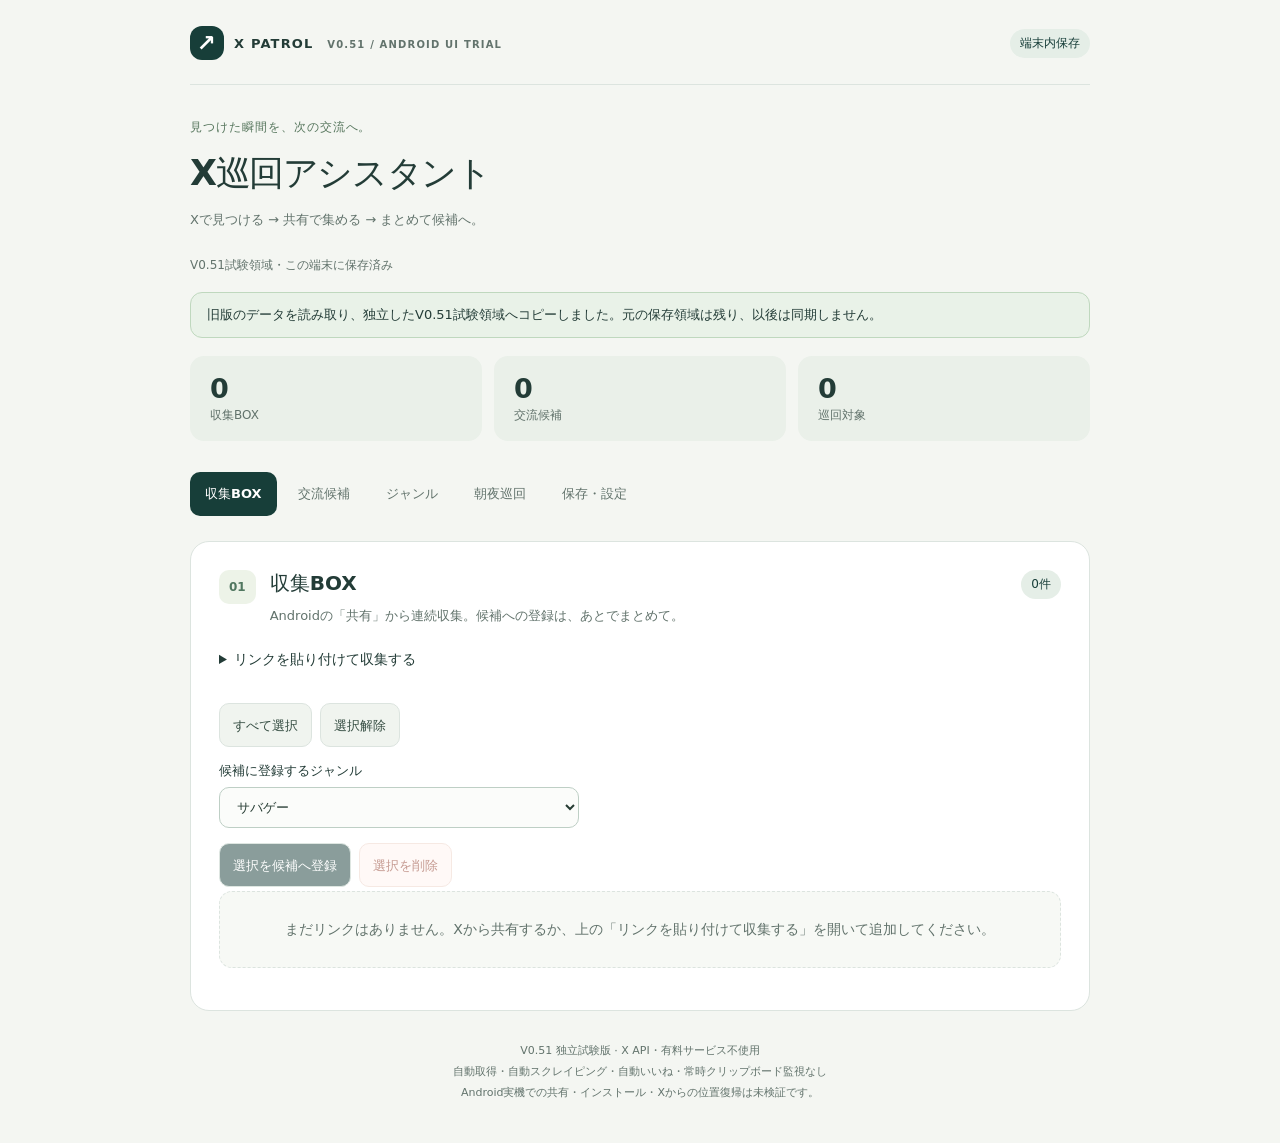
<file: v051-test/index.html>
<!doctype html>
<html lang="ja">
<head>
  <meta charset="utf-8">
  <meta name="viewport" content="width=device-width,initial-scale=1">
  <meta name="theme-color" content="#173e39">
  <meta name="referrer" content="no-referrer">
  <meta http-equiv="Content-Security-Policy" content="default-src 'self'; script-src 'self'; worker-src 'self'; style-src 'self'; img-src 'self' data:; connect-src 'self'; object-src 'none'; base-uri 'none'; form-action 'none'">
  <title>X巡回アシスタント V0.51試験</title>
  <link rel="manifest" href="./manifest.webmanifest">
  <link rel="icon" href="./icon.svg" type="image/svg+xml">
  <link rel="apple-touch-icon" href="./icon192.png">
  <link rel="stylesheet" href="./style.css">
  <script type="module" src="./app.mjs"></script>
</head>
<body>
<main>
  <header class="masthead"><div class="brand"><span class="brandmark" aria-hidden="true">↗</span><span>X PATROL <small>V0.51 / ANDROID UI TRIAL</small></span></div><span class="local-badge">端末内保存</span></header>
  <div class="intro"><p class="eyebrow">見つけた瞬間を、次の交流へ。</p><h1>X巡回アシスタント</h1><p class="muted">Xで見つける → 共有で集める → まとめて候補へ。</p></div>
  <p id="storageStatus" class="storage-status" role="status">保存領域を確認しています…</p>
  <div id="notice" class="notice" role="status" aria-live="polite" hidden></div>
  <noscript><p class="error">このアプリにはJavaScriptが必要です。有効にして再読み込みしてください。</p></noscript>
  <section id="recovery" class="card recovery" hidden><h2>保存データを確認してください</h2><p>データを読み込み・保存できませんでした。元データは自動上書きしません。元データを保存し、バックアップの復元を試してください。</p><div class="row"><button id="exportRaw" type="button">元データを保存</button><button id="newData" type="button" class="danger">V0.51試験を初期化</button></div></section>
  <div id="stats" class="stats" aria-label="登録状況"></div>
  <nav class="tabs" aria-label="ページ切り替え"><button type="button" data-page="inbox" aria-current="page">収集BOX</button><button type="button" data-page="people">交流候補</button><button type="button" data-page="genres">ジャンル</button><button type="button" data-page="patrol">朝夜巡回</button><button type="button" data-page="backup">保存・設定</button></nav>
  <section id="inbox" class="page card" aria-labelledby="inboxTitle">
    <div class="section-heading"><span class="step">01</span><div><h2 id="inboxTitle">収集BOX</h2><p class="muted">Androidの「共有」から連続収集。候補への登録は、あとでまとめて。</p></div><span id="inboxCount" class="count-pill"></span></div>
    <details id="manualImport"><summary>リンクを貼り付けて収集する</summary><form id="collectForm"><label for="postUrls">投稿URL・共有テキスト（1回100リンクまで）</label><textarea id="postUrls" rows="5" maxlength="32000" placeholder="https://x.com/example_user/status/123456789" spellcheck="false" autocapitalize="off"></textarea><p class="muted">複数行・空白区切り・本文中のURLに対応。x.com / twitter.com の投稿URLを検証し、重複を除きます。</p><button id="collectButton" type="submit" data-write>収集BOXに追加</button></form></details>
    <div id="pasteResults" aria-live="polite"></div>
    <div class="inbox-actions"><div class="row"><button id="selectInbox" type="button" class="secondary" data-write>すべて選択</button><button id="clearInbox" type="button" class="secondary" data-write>選択解除</button></div><label for="promoteGenre">候補に登録するジャンル<select id="promoteGenre"></select></label><div class="row"><button id="promote" type="button" data-write>選択を候補へ登録</button><button id="deleteInbox" type="button" class="danger" data-write>選択を削除</button></div></div>
    <div id="inboxList"></div>
  </section>
  <section id="people" class="page card" hidden aria-labelledby="peopleTitle">
    <div class="section-heading"><div><h2 id="peopleTitle">交流候補</h2><p class="muted">行をタップして詳細を開く。Xを確認したら「確認を記録」。</p></div><span id="peopleCount" class="count-pill"></span></div>
    <div class="candidate-refresh"><button id="refreshPeople" type="button" data-write>↻ 要確認を更新</button><p id="candidateRefreshStatus" class="muted" role="status"></p></div>
    <p class="candidate-help">端末内の記録から、未確認・最終確認から12時間以上を「要確認」にします。Xの新着は取得せず、すべて「新着未判定」です。</p>
    <div class="candidate-filters">
      <label for="filterGenre">ジャンル<select id="filterGenre"></select></label>
      <label for="filterStatus">状態<select id="filterStatus"></select></label>
      <label for="patrolFreshness">巡回の目安<select id="patrolFreshness"><option value="">すべて</option><option value="due">要確認（未確認を含む）</option><option value="unchecked">未確認のみ</option><option value="recent">12時間以内に確認済</option></select></label>
      <label for="sortPeople">並べ替え<select id="sortPeople"><option value="priority">未確認・要確認を優先</option><option value="oldest">最終確認が古い順</option><option value="newest">最近登録した順</option></select></label>
    </div>
    <div class="row candidate-tools"><button id="expandPeople" type="button" class="secondary">表示中を全件展開</button><button id="collapsePeople" type="button" class="secondary">全件折りたたむ</button><button id="returnToPerson" type="button" class="secondary" hidden>前にXで開いた行へ</button></div>
    <details class="bulk-selection"><summary>巡回対象をまとめて選択</summary><div class="row"><button id="selectPeople" type="button" class="secondary" data-write>表示中を巡回に選択</button><button id="clearPeople" type="button" class="secondary" data-write>表示中の選択解除</button></div></details>
    <div id="personList"></div>
  </section>
  <section id="genres" class="page card" hidden aria-labelledby="genresTitle"><h2 id="genresTitle">ジャンルと目標</h2><p class="muted">1人を複数ジャンルに登録できます。人数はジャンルごとに集計します。</p><div id="genreList"></div><hr><h3 id="genreFormTitle">ジャンル追加</h3><form id="genreForm"><input id="genreId" type="hidden"><div class="fields"><label for="gname">ジャンル名<input id="gname" maxlength="32" required></label><label for="gtarget">目標人数<input id="gtarget" type="number" min="1" max="100000" value="20" required></label></div><label for="gwords">検索キーワード（カンマ・改行区切り）<textarea id="gwords" rows="3" maxlength="4000"></textarea></label><div class="row"><button id="saveGenre" type="submit" data-write>ジャンルを保存</button><button id="cancelGenre" type="button" class="secondary">編集をやめる</button></div></form></section>
  <section id="patrol" class="page card" hidden aria-labelledby="patrolTitle"><h2 id="patrolTitle">朝夜巡回</h2><p class="muted">Xを開いて自分で確認し、この画面で確認を記録します。</p><div class="row"><button id="morning" type="button" data-write>☀ 朝の巡回</button><button id="night" type="button" class="secondary" data-write>☾ 夜の巡回</button></div><p id="session" class="session" role="status"></p><div id="patrolList"></div><details><summary>確認履歴</summary><p id="historyCount" class="muted"></p><div id="historyList"></div></details></section>
  <section id="backup" class="page card" hidden aria-labelledby="backupTitle"><h2 id="backupTitle">バックアップと復元</h2><p>データはこのブラウザ・端末に保存します。ブラウザデータ削除・端末変更の前にJSONを保存してください。</p><button id="export" type="button" data-write>JSONバックアップを保存</button><label for="import">JSONを選択（V0.2〜V0.5・V0.51・10MBまで）<input type="file" id="import" accept=".json,application/json"></label><div id="restorePreview" class="restore-preview" hidden><h3>復元内容</h3><p id="restoreSummary"></p><p>V0.51試験領域の現在のデータを置き換えます。先にバックアップを保存してください。</p><div class="row"><button id="confirmRestore" type="button">この内容で復元</button><button id="cancelRestore" type="button" class="secondary">やめる</button></div></div><p class="muted">初回は同じブラウザのV0.5データを読み取り、独立した試験領域へコピーします。V0.5がない場合はV0.4→V0.3→V0.2の順に確認します。元の保存領域は残り、以後は同期しません。自動コピーできない場合は旧版でJSONを保存し、ここで復元してください。バックアップにはユーザー名・URL・メモが含まれます。</p>
    <hr><h2>Androidで共有する</h2><p>AndroidのChromeでこのURLを開き、メニューの「アプリをインストール」から追加します。Xで投稿の「共有」→「その他のアプリ」→「X巡回アシスタント V0.51試験」を選びます。</p><div class="row"><button id="install" type="button" class="secondary" hidden>アプリをインストール</button><button id="persistent" type="button" class="secondary">端末への保存を保護</button></div><p id="pwaStatus" class="muted" role="status"></p><p class="muted">共有先が表示されない端末では「リンクをコピー」し、収集BOXの手動取込を使ってください。共有URLはGET形式でホストに送られます。受信後は画面のURLから消し、投稿URLだけを保存します。</p><p><a href="./Android.md" target="_blank" rel="noopener noreferrer">Androidの詳しい手順・実機確認項目 ↗</a> · <a href="./README.md" target="_blank" rel="noopener noreferrer">README ↗</a></p>
  </section>
  <footer>V0.51 独立試験版 · X API・有料サービス不使用<br>自動取得・自動スクレイピング・自動いいね・常時クリップボード監視なし<br>Android実機での共有・インストール・Xからの位置復帰は未検証です。</footer>
</main>
</body>
</html>
</file>
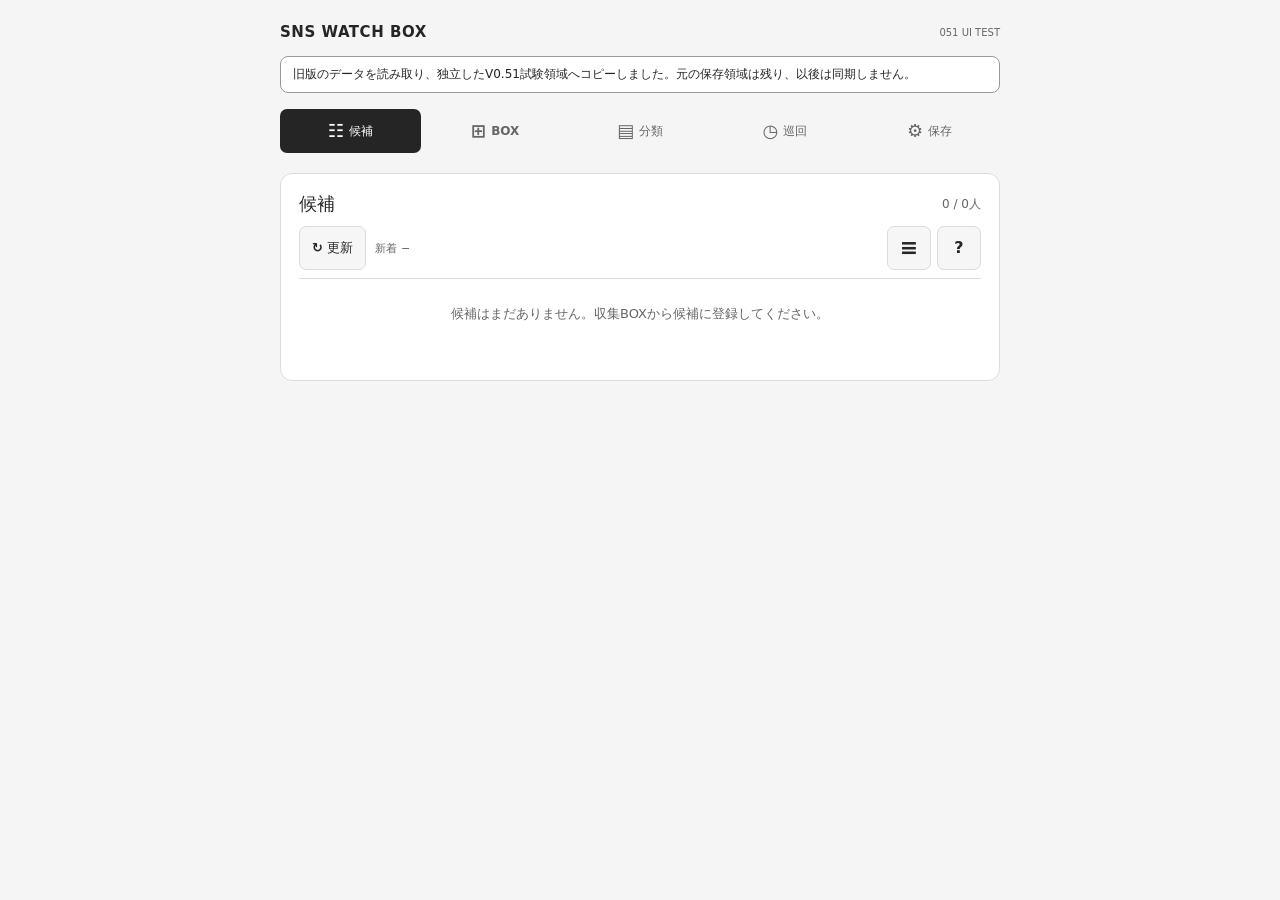
<file: v051-ui-test/index.html>
<!doctype html>
<html lang="ja">
<head>
  <meta charset="utf-8">
  <meta name="viewport" content="width=device-width,initial-scale=1">
  <meta name="theme-color" content="#252525">
  <meta name="referrer" content="no-referrer">
  <meta http-equiv="Content-Security-Policy" content="default-src 'self'; script-src 'self'; worker-src 'self'; style-src 'self'; img-src 'self' data:; connect-src 'self'; object-src 'none'; base-uri 'none'; form-action 'none'">
  <title>SNS WATCH BOX · 051 UI試験</title>
  <link rel="manifest" href="./manifest.webmanifest">
  <link rel="icon" href="./icon.svg" type="image/svg+xml">
  <link rel="apple-touch-icon" href="./icon192.png">
  <link rel="stylesheet" href="./style.css">
  <script type="module" src="./app.mjs"></script>
</head>
<body>
<main>
  <header class="masthead"><h1>SNS WATCH BOX</h1><small>051 UI TEST</small></header>
  <div id="notice" class="notice" role="status" aria-live="polite" hidden></div>
  <noscript><p class="error">JavaScriptを有効にしてください。</p></noscript>
  <section id="recovery" class="card recovery" hidden><h2>保存データの確認</h2><p>データを読み込めませんでした。元データを保存し、JSONからの復元をお試しください。</p><div class="row"><button id="exportRaw" type="button">元データを保存</button><button id="newData" type="button" class="danger">試験データを初期化</button></div></section>
  <nav class="tabs" aria-label="ページ切り替え">
    <button type="button" data-page="people" aria-current="page" aria-label="交流候補"><span aria-hidden="true">☷</span>候補</button>
    <button type="button" data-page="inbox" aria-label="収集BOX"><span aria-hidden="true">⊞</span>BOX</button>
    <button type="button" data-page="genres" aria-label="ジャンルと目標"><span aria-hidden="true">▤</span>分類</button>
    <button type="button" data-page="patrol" aria-label="朝夜巡回"><span aria-hidden="true">◷</span>巡回</button>
    <button type="button" data-page="backup" aria-label="保存と設定"><span aria-hidden="true">⚙</span>保存</button>
  </nav>
  <section id="inbox" class="page card" hidden aria-labelledby="inboxTitle">
    <div class="section-heading"><h2 id="inboxTitle">収集BOX</h2><span id="inboxCount" class="count-pill"></span></div>
    <details id="manualImport"><summary>＋ リンク</summary><form id="collectForm"><label for="postUrls">投稿URL・共有テキスト</label><textarea id="postUrls" rows="4" maxlength="32000" placeholder="https://x.com/example_user/status/123456789" spellcheck="false" autocapitalize="off"></textarea><p class="muted">1回100リンクまで。重複は除きます。</p><button id="collectButton" type="submit" data-write>追加</button></form></details>
    <div id="pasteResults" aria-live="polite"></div>
    <div class="inbox-actions"><div class="row"><button id="selectInbox" type="button" class="secondary" data-write>全選択</button><button id="clearInbox" type="button" class="secondary" data-write>解除</button></div><label for="promoteGenre">ジャンル<select id="promoteGenre"></select></label><div class="row"><button id="promote" type="button" data-write>候補へ登録</button><button id="deleteInbox" type="button" class="danger" data-write>削除</button></div></div>
    <div id="inboxList"></div>
  </section>
  <section id="people" class="page card" aria-labelledby="peopleTitle">
    <div class="section-heading"><h2 id="peopleTitle">候補</h2><span id="peopleCount" class="count-pill"></span></div>
    <div class="candidate-toolbar">
      <button id="refreshPeople" type="button" class="secondary" aria-label="登録ユーザーのリストを再読み込み" aria-busy="false">↻ 更新</button>
      <span id="candidateRefreshStatus" class="muted" role="status">新着 −</span>
      <details id="candidateFilters" class="toolbar-disclosure"><summary aria-label="絞り込みと並べ替え" title="絞り込みと並べ替え">≡</summary><div class="candidate-filters">
        <label for="filterGenre">ジャンル<select id="filterGenre"></select></label>
        <label for="patrolFreshness">確認<select id="patrolFreshness"><option value="">すべて</option><option value="unchecked">− 未確認</option><option value="recent">✔ 確認済み</option></select></label>
        <label for="filterStatus">交流状態<select id="filterStatus"></select></label>
        <label for="sortPeople">並び順<select id="sortPeople"><option value="manual">手動</option><option value="priority">未確認から</option><option value="oldest">確認が古い順</option><option value="newest">登録が新しい順</option></select></label>
        <div class="row candidate-tools"><button id="expandPeople" type="button" class="secondary">全展開</button><button id="collapsePeople" type="button" class="secondary">全閉</button><button id="returnToPerson" type="button" class="secondary" hidden>前の行へ</button></div>
        <details class="bulk-selection"><summary>巡回対象</summary><div class="row"><button id="selectPeople" type="button" class="secondary" data-write>表示中を全選択</button><button id="clearPeople" type="button" class="secondary" data-write>解除</button></div></details>
      </div></details>
      <details id="candidateHelp" class="toolbar-disclosure"><summary aria-label="表示の意味と使い方" title="表示の意味と使い方">?</summary><div class="help-body"><p>✔ 人間がXの投稿を確認済み。いいねの記録ではありません。取り消しは詳細から。</p><p>− 新着未判定。Xの新着は取得していません。未確認や時間の経過をNewとは表示しません。</p><p>更新は端末内の記録を再集計し、現在の並び順で整理します。</p><p>行をタップで詳細。Xから戻ると、開いた行や表示位置を復元します。</p><p class="tablet-reorder-help">≡ をドラッグで並べ替え。</p><p>いいねはXでご自身で操作してください。</p></div></details>
    </div>
    <p id="reorderInstructions" class="sr-only">タブレットでは左端のつまみをドラッグして並べ替えます。キーボードはつまみに移動し、Altと上下矢印で1行移動。Escapeでドラッグを取り消します。表示中の候補だけが移動します。</p>
    <p id="reorderStatus" class="sr-only" role="status" aria-live="polite"></p>
    <div id="personList"></div>
  </section>
  <section id="genres" class="page card" hidden aria-labelledby="genresTitle"><h2 id="genresTitle">ジャンルと目標</h2><div id="genreList"></div><hr><h3 id="genreFormTitle">ジャンル追加</h3><form id="genreForm"><input id="genreId" type="hidden"><div class="fields"><label for="gname">名前<input id="gname" maxlength="32" required></label><label for="gtarget">目標人数<input id="gtarget" type="number" min="1" max="100000" value="20" required></label></div><label for="gwords">検索キーワード<textarea id="gwords" rows="2" maxlength="4000"></textarea></label><div class="row"><button id="saveGenre" type="submit" data-write>保存</button><button id="cancelGenre" type="button" class="secondary">やめる</button></div></form></section>
  <section id="patrol" class="page card" hidden aria-labelledby="patrolTitle"><h2 id="patrolTitle">巡回</h2><div class="row"><button id="morning" type="button" data-write>☀ 朝</button><button id="night" type="button" class="secondary" data-write>☾ 夜</button></div><p id="session" class="session" role="status"></p><div id="patrolList"></div><details><summary>過去の確認履歴</summary><p class="muted">取り消した現在の✔とは別に、過去に行った確認の履歴を残します。</p><p id="historyCount" class="muted"></p><div id="historyList"></div></details></section>
  <section id="backup" class="page card" hidden aria-labelledby="backupTitle"><h2 id="backupTitle">保存</h2><p id="storageStatus" class="storage-status" role="status">保存領域を確認中…</p><div id="stats" class="stats" aria-label="登録状況"></div><button id="export" type="button" data-write>JSONを保存</button><label for="import">JSONから復元<input type="file" id="import" accept=".json,application/json"></label><div id="restorePreview" class="restore-preview" hidden><h3>復元内容</h3><p id="restoreSummary"></p><p>この試験版のデータを置き換えます。先にJSONを保存してください。</p><div class="row"><button id="confirmRestore" type="button">復元する</button><button id="cancelRestore" type="button" class="secondary">やめる</button></div></div>
    <details><summary>データについて</summary><p>このブラウザ・端末への保存です。ブラウザデータ削除・端末変更の前にJSONを保存してください。JSONにはユーザー名・URL・メモを含みます。</p><p>初回はV0.5データを読み取り、独立した試験領域へコピーします。なければV0.4→V0.3→V0.2を確認します。元データは残り、以後は同期しません。V0.51旧試験や自動コピーできない場合は旧版のJSONを復元してください。</p><p>V0.2〜V0.5・V0.51のJSON、10MBまで。</p></details>
    <details><summary>Android・ヘルプ</summary><p>Chromeの「アプリをインストール」から追加。Xの投稿の「共有」→「その他のアプリ」から「SNS WATCH UI 試験」へ共有できます。</p><div class="row"><button id="install" type="button" class="secondary" hidden>インストール</button><button id="persistent" type="button" class="secondary">端末保存を保護</button></div><p id="pwaStatus" class="muted" role="status"></p><p>共有先が出ない場合はリンクをコピーし、BOXの「＋ リンク」へ。共有URLはGET形式でホストに送られ、受信後は画面URLから消去します。</p><p>Android実機の共有・インストール・外部Xアプリからの復帰はHuman Gateで確認してください。</p><p><a href="./Android.md" target="_blank" rel="noopener noreferrer">Android実機チェック ↗</a> · <a href="./README.md" target="_blank" rel="noopener noreferrer">README ↗</a></p><p>独立試験版。X API・自動取得・スクレイピング・自動いいね・常時クリップボード監視は使用しません。</p></details>
  </section>
</main>
</body>
</html>
</file>
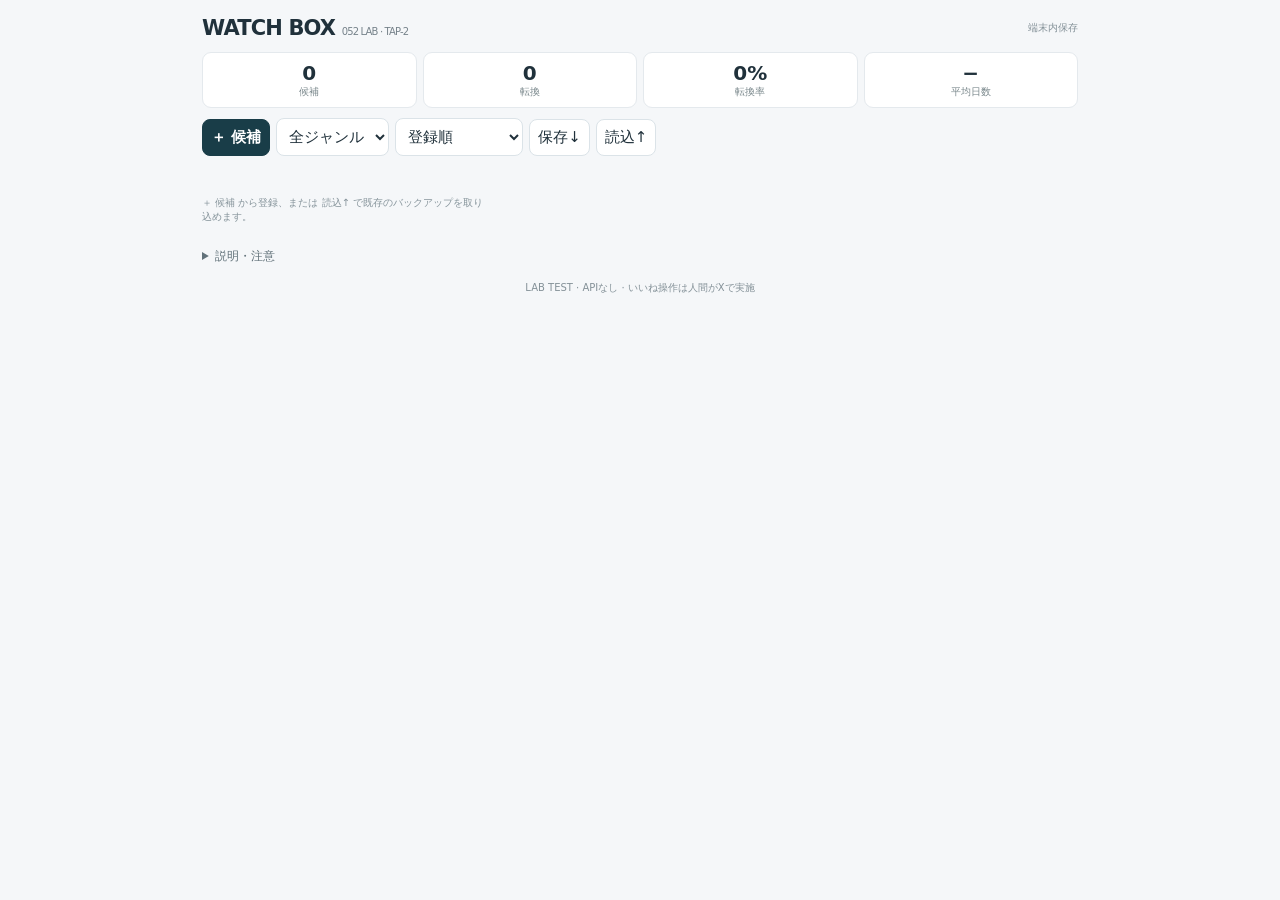
<file: v052-analytics-test/index.html>
<!doctype html>
<html lang="ja"><head><meta charset="utf-8"><meta name="viewport" content="width=device-width,initial-scale=1">
<meta name="theme-color" content="#172f3a"><meta name="referrer" content="no-referrer">
<meta http-equiv="Content-Security-Policy" content="default-src 'self'; script-src 'self'; style-src 'self'; img-src 'self' data:; connect-src 'none'; object-src 'none'; base-uri 'none'">
<title>SNS WATCH BOX | 052 Analytics</title><link rel="stylesheet" href="./style.css?v=052-cardtap-2"><script src="./app.js?v=052-cardtap-2" defer></script></head>
<body><main><header><h1>WATCH BOX <small>052 LAB · TAP-2</small></h1><span id="info">端末内保存</span></header>
<section class="metrics"><div><b id="total">0</b><small>候補</small></div><div><b id="followers">0</b><small>転換</small></div><div><b id="rate">0%</b><small>転換率</small></div><div><b id="avgDays">−</b><small>平均日数</small></div></section>
<div class="toolbar"><button id="add" class="primary">＋ 候補</button><select id="genreFilter" aria-label="ジャンル"><option value="">全ジャンル</option></select><select id="sort" aria-label="並び順"><option value="recent">登録順</option><option value="pending">未フォロー順</option><option value="likes">♡多い順</option></select><button id="export">保存↓</button><button id="importBtn">読込↑</button><input hidden type="file" id="import" accept=".json,application/json"></div>
<p id="message" role="status"></p><div id="cards" class="cards"></div>
<details class="help"><summary>説明・注意</summary><p>♡＋はXで実際に押したいいねの自己申告記録です。フォロー確認✔は相手からフォローされたことを人が確認した印です。巡回の確認✔とは別です。新着投稿の自動検出・自動いいねは行いません。</p><p>日数は登録日からフォローを確認した日までの暫定値です。フォローの正確な発生日ではありません。相関は因果を意味しません。</p><p>この052 LABは独立した試験版です。既存アプリの保存データを自動変更しません。既存のJSONバックアップを「読込↑」から取り込めます。新形式のバックアップ復元は確認のうえ置き換えます。</p></details>
<dialog id="editDialog"><form method="dialog" id="editForm"><h2 id="dialogTitle">候補登録</h2><label>Xユーザー名<input name="handle" maxlength="16" placeholder="@example_user" required></label><label>ジャンル<input name="genre" maxlength="40" placeholder="サバゲー"></label><label>登録日<input name="registered" type="date" required></label><label>メモ<input name="note" maxlength="150"></label><menu><button value="cancel">取消</button><button id="saveCandidate" value="save" class="primary">保存</button></menu></form></dialog>
<footer>LAB TEST · APIなし · いいね操作は人間がXで実施</footer></main></body></html>
</file>
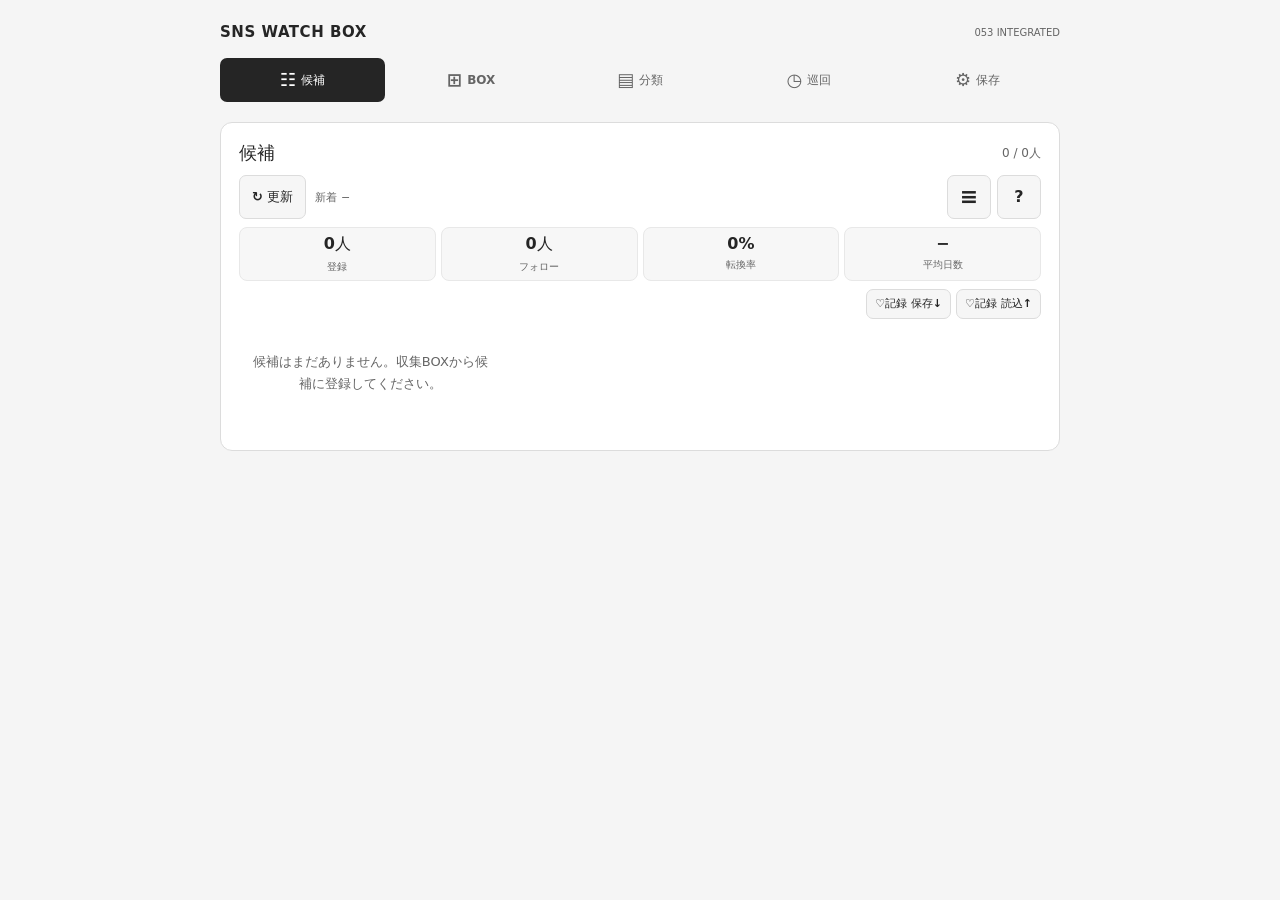
<file: v053-integrated-test/index.html>
<!doctype html>
<html lang="ja">
<head>
  <meta charset="utf-8">
  <meta name="viewport" content="width=device-width,initial-scale=1">
  <meta name="theme-color" content="#252525">
  <meta name="referrer" content="no-referrer">
  <meta http-equiv="Content-Security-Policy" content="default-src 'self'; script-src 'self'; worker-src 'self'; style-src 'self'; img-src 'self' data:; connect-src 'self'; object-src 'none'; base-uri 'none'; form-action 'self'">
  <title>SNS WATCH BOX · 053統合試験</title>
  <link rel="manifest" href="./manifest.webmanifest">
  <link rel="icon" href="./icon.svg" type="image/svg+xml">
  <link rel="apple-touch-icon" href="../v051-ui-test/icon192.png">
  <link rel="stylesheet" href="./style.css">
  <script type="module" src="./app.mjs"></script>
</head>
<body>
<main>
  <header class="masthead"><h1>SNS WATCH BOX</h1><small>053 INTEGRATED</small></header>
  <div id="notice" class="notice" role="status" aria-live="polite" hidden></div>
  <noscript><p class="error">JavaScriptを有効にしてください。</p></noscript>
  <section id="recovery" class="card recovery" hidden><h2>保存データの確認</h2><p>データを読み込めませんでした。元データを保存し、JSONからの復元をお試しください。</p><div class="row"><button id="exportRaw" type="button">元データを保存</button><button id="newData" type="button" class="danger">試験データを初期化</button></div></section>
  <nav class="tabs" aria-label="ページ切り替え">
    <button type="button" data-page="people" aria-current="page" aria-label="交流候補"><span aria-hidden="true">☷</span>候補</button>
    <button type="button" data-page="inbox" aria-label="収集BOX"><span aria-hidden="true">⊞</span>BOX</button>
    <button type="button" data-page="genres" aria-label="ジャンルと目標"><span aria-hidden="true">▤</span>分類</button>
    <button type="button" data-page="patrol" aria-label="朝夜巡回"><span aria-hidden="true">◷</span>巡回</button>
    <button type="button" data-page="backup" aria-label="保存と設定"><span aria-hidden="true">⚙</span>保存</button>
  </nav>
  <section id="inbox" class="page card" hidden aria-labelledby="inboxTitle">
    <div class="section-heading"><h2 id="inboxTitle">収集BOX</h2><span id="inboxCount" class="count-pill"></span></div>
    <details id="manualImport"><summary>＋ リンク</summary><form id="collectForm"><label for="postUrls">投稿URL・共有テキスト</label><textarea id="postUrls" rows="4" maxlength="32000" placeholder="https://x.com/example_user/status/123456789" spellcheck="false" autocapitalize="off"></textarea><p class="muted">1回100リンクまで。重複は除きます。</p><button id="collectButton" type="submit" data-write>追加</button></form></details>
    <div id="pasteResults" aria-live="polite"></div>
    <div class="inbox-actions"><div class="row"><button id="selectInbox" type="button" class="secondary" data-write>全選択</button><button id="clearInbox" type="button" class="secondary" data-write>解除</button></div><label for="promoteGenre">ジャンル<select id="promoteGenre"></select></label><div class="row"><button id="promote" type="button" data-write>候補へ登録</button><button id="deleteInbox" type="button" class="danger" data-write>削除</button></div></div>
    <div id="inboxList"></div>
  </section>
  <section id="people" class="page card" aria-labelledby="peopleTitle">
    <div class="section-heading"><h2 id="peopleTitle">候補</h2><span id="peopleCount" class="count-pill"></span></div>
    <div class="candidate-toolbar">
      <button id="refreshPeople" type="button" class="secondary" aria-label="登録ユーザーのリストを再読み込み" aria-busy="false">↻ 更新</button>
      <span id="candidateRefreshStatus" class="muted" role="status">新着 −</span>
      <details id="candidateFilters" class="toolbar-disclosure"><summary aria-label="絞り込みと並べ替え" title="絞り込みと並べ替え">≡</summary><div class="candidate-filters">
        <label for="filterGenre">ジャンル<select id="filterGenre"></select></label>
        <label for="patrolFreshness">確認<select id="patrolFreshness"><option value="">すべて</option><option value="unchecked">− 未確認</option><option value="recent">✔ 確認済み</option></select></label>
        <label for="filterStatus">交流状態<select id="filterStatus"></select></label>
        <label for="sortPeople">並び順<select id="sortPeople"><option value="manual">手動</option><option value="priority">未確認から</option><option value="oldest">確認が古い順</option><option value="newest">登録が新しい順</option></select></label>
        <div class="row candidate-tools"><button id="expandPeople" type="button" class="secondary">全展開</button><button id="collapsePeople" type="button" class="secondary">全閉</button><button id="returnToPerson" type="button" class="secondary" hidden>前の行へ</button></div>
        <details class="bulk-selection"><summary>巡回対象</summary><div class="row"><button id="selectPeople" type="button" class="secondary" data-write>表示中を全選択</button><button id="clearPeople" type="button" class="secondary" data-write>解除</button></div></details>
      </div></details>
      <details id="candidateHelp" class="toolbar-disclosure"><summary aria-label="表示の意味と使い方" title="表示の意味と使い方">?</summary><div class="help-body"><p>✔ 人間がXの投稿を確認済み。いいねの記録ではありません。取り消しは詳細から。</p><p>− 新着未判定。Xの新着は取得していません。未確認や時間の経過をNewとは表示しません。</p><p>更新は端末内の記録を再集計し、現在の並び順で整理します。</p><p>行をタップで詳細。Xから戻ると、開いた行や表示位置を復元します。</p><p class="tablet-reorder-help">≡ をドラッグで並べ替え。</p><p>いいねはXでご自身で操作してください。</p></div></details>
    </div>
    <p id="reorderInstructions" class="sr-only">タブレットでは左端のつまみをドラッグして並べ替えます。キーボードはつまみに移動し、Altと上下矢印で1行移動。Escapeでドラッグを取り消します。表示中の候補だけが移動します。</p>
    <p id="reorderStatus" class="sr-only" role="status" aria-live="polite"></p>
    <div class="analytics-panel" aria-label="フォロー転換集計">
<div><strong id="analyticsCount">0人</strong><small>登録</small></div>
<div><strong id="analyticsFollow">0人</strong><small>フォロー</small></div>
<div><strong id="analyticsRate">0%</strong><small>転換率</small></div>
<div><strong id="analyticsDays">−</strong><small>平均日数</small></div>
</div>
<div class="analytics-backup"><button id="analyticsExport" type="button" class="secondary">♡記録 保存↓</button><button id="analyticsImportButton" type="button" class="secondary">♡記録 読込↑</button><input type="file" id="analyticsImport" accept=".json,application/json" hidden></div>
<div id="personList"></div>
  </section>
  <section id="genres" class="page card" hidden aria-labelledby="genresTitle"><h2 id="genresTitle">ジャンルと目標</h2><div id="genreList"></div><hr><h3 id="genreFormTitle">ジャンル追加</h3><form id="genreForm"><input id="genreId" type="hidden"><div class="fields"><label for="gname">名前<input id="gname" maxlength="32" required></label><label for="gtarget">目標人数<input id="gtarget" type="number" min="1" max="100000" value="20" required></label></div><label for="gwords">検索キーワード<textarea id="gwords" rows="2" maxlength="4000"></textarea></label><div class="row"><button id="saveGenre" type="submit" data-write>保存</button><button id="cancelGenre" type="button" class="secondary">やめる</button></div></form></section>
  <section id="patrol" class="page card" hidden aria-labelledby="patrolTitle"><h2 id="patrolTitle">巡回</h2><div class="row"><button id="morning" type="button" data-write>☀ 朝</button><button id="night" type="button" class="secondary" data-write>☾ 夜</button></div><p id="session" class="session" role="status"></p><div id="patrolList"></div><details><summary>過去の確認履歴</summary><p class="muted">取り消した現在の✔とは別に、過去に行った確認の履歴を残します。</p><p id="historyCount" class="muted"></p><div id="historyList"></div></details></section>
  <section id="backup" class="page card" hidden aria-labelledby="backupTitle"><h2 id="backupTitle">保存</h2><p id="storageStatus" class="storage-status" role="status">保存領域を確認中…</p><div id="stats" class="stats" aria-label="登録状況"></div><button id="export" type="button" data-write>JSONを保存</button><label for="import">JSONから復元<input type="file" id="import" accept=".json,application/json"></label><div id="restorePreview" class="restore-preview" hidden><h3>復元内容</h3><p id="restoreSummary"></p><p>この試験版のデータを置き換えます。先にJSONを保存してください。</p><div class="row"><button id="confirmRestore" type="button">復元する</button><button id="cancelRestore" type="button" class="secondary">やめる</button></div></div>
    <details><summary>データについて</summary><p>このブラウザ・端末への保存です。ブラウザデータ削除・端末変更の前にJSONを保存してください。JSONにはユーザー名・URL・メモを含みます。</p><p>初回はV0.5データを読み取り、独立した試験領域へコピーします。なければV0.4→V0.3→V0.2を確認します。元データは残り、以後は同期しません。V0.51旧試験や自動コピーできない場合は旧版のJSONを復元してください。</p><p>V0.2〜V0.5・V0.51のJSON、10MBまで。</p></details>
    <details><summary>Android・ヘルプ</summary><p>Chromeの「アプリをインストール」から追加。Xの投稿の「共有」→「その他のアプリ」から「SNS WATCH UI 試験」へ共有できます。</p><div class="row"><button id="install" type="button" class="secondary" hidden>インストール</button><button id="persistent" type="button" class="secondary">端末保存を保護</button></div><p id="pwaStatus" class="muted" role="status"></p><p>共有先が出ない場合はリンクをコピーし、BOXの「＋ リンク」へ。共有URLはGET形式でホストに送られ、受信後は画面URLから消去します。</p><p>Android実機の共有・インストール・外部Xアプリからの復帰はHuman Gateで確認してください。</p><p><a href="./Android.md" target="_blank" rel="noopener noreferrer">Android実機チェック ↗</a> · <a href="./README.md" target="_blank" rel="noopener noreferrer">README ↗</a></p><p>独立試験版。X API・自動取得・スクレイピング・自動いいね・常時クリップボード監視は使用しません。</p></details>
  </section>
</main>
</body>
</html>
</file>
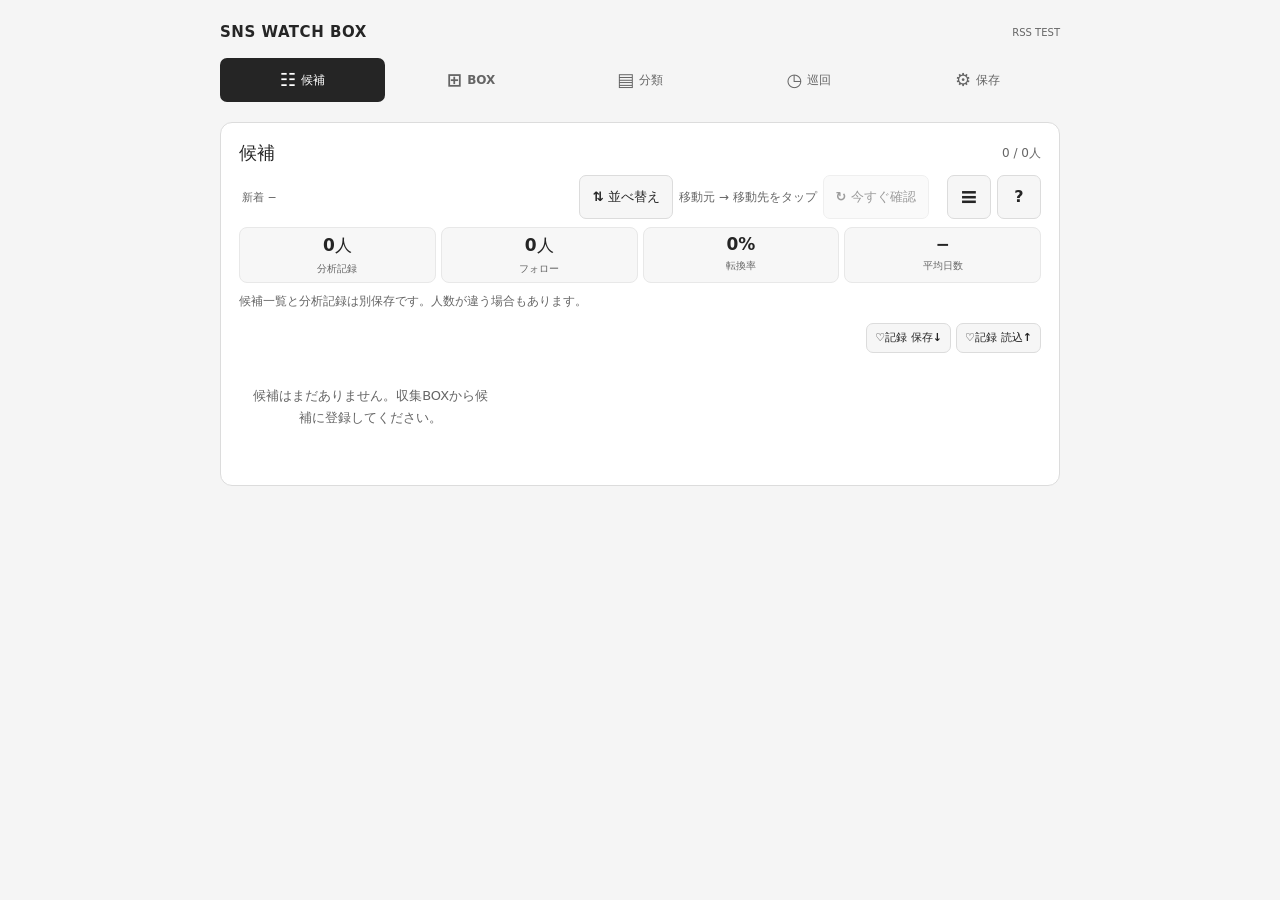
<file: v054-watch-test/index.html>
<!doctype html>
<html lang="ja">
<head>
  <meta charset="utf-8">
  <meta name="viewport" content="width=device-width,initial-scale=1">
  <meta name="theme-color" content="#252525">
  <meta name="referrer" content="no-referrer">
  <meta http-equiv="Content-Security-Policy" content="default-src 'self'; script-src 'self'; worker-src 'self'; style-src 'self'; img-src 'self' data:; connect-src 'self' https://keep.md; object-src 'none'; base-uri 'none'; form-action 'none'">
  <title>SNS WATCH BOX · V054統合試験</title>
  <link rel="manifest" href="./manifest.webmanifest">
  <link rel="icon" href="./icon.svg" type="image/svg+xml">
  <link rel="apple-touch-icon" href="../v051-rss-test/icon192.png">
  <link rel="stylesheet" href="./style.css?rev=combined7">
  <script type="module" src="./app.mjs?rev=combined7"></script>
</head>
<body>
<main>
  <header class="masthead"><h1>SNS WATCH BOX</h1><small>RSS TEST</small></header>
  <div id="notice" class="notice" role="status" aria-live="polite" hidden></div>
  <noscript><p class="error">JavaScriptを有効にしてください。</p></noscript>
  <section id="recovery" class="card recovery" hidden><h2>保存データの確認</h2><p>データを読み込めませんでした。元データを保存し、JSONからの復元をお試しください。</p><div class="row"><button id="exportRaw" type="button">元データを保存</button><button id="newData" type="button" class="danger">試験データを初期化</button></div></section>
  <nav class="tabs" aria-label="ページ切り替え">
    <button type="button" data-page="people" aria-current="page" aria-label="交流候補"><span aria-hidden="true">☷</span>候補</button>
    <button type="button" data-page="inbox" aria-label="収集BOX"><span aria-hidden="true">⊞</span>BOX</button>
    <button type="button" data-page="genres" aria-label="ジャンルと目標"><span aria-hidden="true">▤</span>分類</button>
    <button type="button" data-page="patrol" aria-label="朝夜巡回"><span aria-hidden="true">◷</span>巡回</button>
    <button type="button" data-page="backup" aria-label="保存と設定"><span aria-hidden="true">⚙</span>保存</button>
  </nav>
  <section id="inbox" class="page card" hidden aria-labelledby="inboxTitle">
    <div class="section-heading"><h2 id="inboxTitle">収集BOX</h2><span id="inboxCount" class="count-pill"></span></div>
    <details id="manualImport"><summary>＋ リンク</summary><form id="collectForm"><label for="postUrls">投稿URL・共有テキスト</label><textarea id="postUrls" rows="4" maxlength="32000" placeholder="https://x.com/example_user/status/123456789" spellcheck="false" autocapitalize="off"></textarea><p class="muted">1回100リンクまで。重複は除きます。</p><button id="collectButton" type="submit" data-write>追加</button></form></details>
    <div id="pasteResults" aria-live="polite"></div>
    <div class="inbox-actions"><div class="row"><button id="selectInbox" type="button" class="secondary" data-write>全選択</button><button id="clearInbox" type="button" class="secondary" data-write>解除</button></div><label for="promoteGenre">ジャンル<select id="promoteGenre"></select></label><div class="row"><button id="promote" type="button" data-write>候補へ登録</button><button id="deleteInbox" type="button" class="danger" data-write>削除</button></div></div>
    <div id="inboxList"></div>
  </section>
  <section id="people" class="page card" aria-labelledby="peopleTitle">
    <div class="section-heading"><h2 id="peopleTitle">候補</h2><span id="peopleCount" class="count-pill"></span></div>
    <div class="candidate-toolbar">
      <span id="candidateRefreshStatus" class="muted" role="status">新着 −</span><button id="sortModeToggle" class="secondary" type="button" aria-pressed="false">⇅ 並べ替え</button><small id="sortHelp" class="muted">移動元 → 移動先をタップ</small><button id="refreshPeople" type="button" class="secondary" aria-label="登録した候補のRSSを今すぐ確認" aria-busy="false">↻ 今すぐ確認</button>
      <details id="candidateFilters" class="toolbar-disclosure"><summary aria-label="絞り込みと並べ替え" title="絞り込みと並べ替え">≡</summary><div class="candidate-filters">
        <label for="filterGenre">ジャンル<select id="filterGenre"></select></label>
        <label for="patrolFreshness">確認<select id="patrolFreshness"><option value="">すべて</option><option value="new">New</option><option value="unchecked">− 未確認</option><option value="recent">✔ 確認済み</option></select></label>
        <label for="filterStatus">交流状態<select id="filterStatus"></select></label>
        <label for="sortPeople">並び順<select id="sortPeople"><option value="manual">手動</option><option value="priority">未確認から</option><option value="oldest">確認が古い順</option><option value="newest">登録が新しい順</option></select></label>
        <div class="row candidate-tools"><button id="expandPeople" type="button" class="secondary">全展開</button><button id="collapsePeople" type="button" class="secondary">全閉</button><button id="returnToPerson" type="button" class="secondary" hidden>前の行へ</button></div>
        <details class="bulk-selection"><summary>巡回対象</summary><div class="row"><button id="selectPeople" type="button" class="secondary" data-write>表示中を全選択</button><button id="clearPeople" type="button" class="secondary" data-write>解除</button></div></details>
      </div></details>
      <details id="candidateHelp" class="toolbar-disclosure"><summary aria-label="表示の意味と使い方" title="表示の意味と使い方">?</summary><div class="help-body"><p>候補に入れた人を無料RSSで自動確認。初回は基準を保存し、Newを出しません。次からアプリを開く・戻ると照合します。</p><p>人数が多い場合は順番に確認するため時間がかかります。途中で閉じても次回続きから確認します。RSSは約1日ごと・直近20件で、取得できない人は−のままです。PWAを閉じている間は巡回しません。</p><button id="addPilotPeople" type="button" class="secondary" data-write>試験3人を登録</button><p>New RSSで前回より新しい本人投稿を確認。✔ 人間がXの投稿を確認済み。いいねの記録ではありません。取り消しは詳細から。</p><p>− 新着未判定または確認記録なし。取得失敗も未判定です。未確認や時間の経過を新着とは表示しません。</p><p>行をタップで詳細。Xから戻ると、開いた行や表示位置を復元します。</p><p class="tablet-reorder-help">≡ をドラッグで並べ替え。</p><p>いいねはXでご自身で操作してください。</p></div></details>
    </div>
    <p id="reorderInstructions" class="sr-only">タブレットでは左端のつまみをドラッグして並べ替えます。キーボードはつまみに移動し、Altと上下矢印で1行移動。Escapeでドラッグを取り消します。表示中の候補だけが移動します。</p>
    <p id="reorderStatus" class="sr-only" role="status" aria-live="polite"></p>
    <div class="analytics-panel" aria-label="フォロー転換集計"><div><strong id="analyticsCount">0人</strong><small>分析記録</small></div><div><strong id="analyticsFollow">0人</strong><small>フォロー</small></div><div><strong id="analyticsRate">0%</strong><small>転換率</small></div><div><strong id="analyticsDays">−</strong><small>平均日数</small></div></div>
<p class="muted" id="analyticsCountHint">候補一覧と分析記録は別保存です。人数が違う場合もあります。</p>
<div class="analytics-backup"><button id="analyticsExport" type="button" class="secondary">♡記録 保存↓</button><button id="analyticsImportButton" type="button" class="secondary">♡記録 読込↑</button><input type="file" id="analyticsImport" accept=".json,application/json" hidden></div>
<div id="personList"></div>
  </section>
  <section id="genres" class="page card" hidden aria-labelledby="genresTitle"><h2 id="genresTitle">ジャンルと目標</h2><div id="genreList"></div><hr><h3 id="genreFormTitle">ジャンル追加</h3><form id="genreForm"><input id="genreId" type="hidden"><div class="fields"><label for="gname">名前<input id="gname" maxlength="32" required></label><label for="gtarget">目標人数<input id="gtarget" type="number" min="1" max="100000" value="20" required></label></div><label for="gwords">検索キーワード<textarea id="gwords" rows="2" maxlength="4000"></textarea></label><div class="row"><button id="saveGenre" type="submit" data-write>保存</button><button id="cancelGenre" type="button" class="secondary">やめる</button></div></form></section>
  <section id="patrol" class="page card" hidden aria-labelledby="patrolTitle"><h2 id="patrolTitle">巡回</h2><div class="row"><button id="morning" type="button" data-write>☀ 朝</button><button id="night" type="button" class="secondary" data-write>☾ 夜</button></div><p id="session" class="session" role="status"></p><div id="patrolList"></div><details><summary>過去の確認履歴</summary><p class="muted">取り消した現在の✔とは別に、過去に行った確認の履歴を残します。</p><p id="historyCount" class="muted"></p><div id="historyList"></div></details></section>
  <section id="backup" class="page card" hidden aria-labelledby="backupTitle"><h2 id="backupTitle">保存</h2><div class="all-backup-box" aria-label="すべてまとめてバックアップと復元">
<h3>📦 まとめて引っ越し（1ファイル）</h3>
<p class="muted">交流候補・ジャンル・巡回/RSS記録・♡/フォロー分析を1つのJSONにまとめます。GitHubに送信しません。</p>
<div class="row">
<button id="exportAll" type="button" data-write>📦 まとめて保存</button>
<button id="importAllButton" type="button" class="secondary">📂 まとめて復元</button>
<input id="importAll" type="file" accept=".json,application/json" hidden>
</div>
<div id="restoreAllPreview" class="restore-preview" hidden>
<strong>復元内容を確認</strong><p id="restoreAllSummary"></p>
<p>このサイトにある候補・♡記録を置き換えます。必要なら先に「まとめて保存」で現状を保存してください。</p>
<div class="row"><button id="confirmRestoreAll" type="button">この内容で復元</button><button id="cancelRestoreAll" type="button" class="secondary">キャンセル</button></div>
</div>
<p id="restoreAllStatus" class="muted" role="status" aria-live="polite"></p>
</div><p id="storageStatus" class="storage-status" role="status">保存領域を確認中…</p><div id="stats" class="stats" aria-label="登録状況"></div><details class="legacy-backup"><summary>従来の個別バックアップ</summary><button id="export" type="button" data-write>JSONを保存</button><label for="import">JSONから復元<input type="file" id="import" accept=".json,application/json"></label><div id="restorePreview" class="restore-preview" hidden><h3>復元内容</h3><p id="restoreSummary"></p><p>この試験版のデータを置き換えます。先にJSONを保存してください。</p><div class="row"><button id="confirmRestore" type="button">復元する</button><button id="cancelRestore" type="button" class="secondary">やめる</button></div></div>
</details>
    <details><summary>データについて</summary><p>このブラウザ・端末への保存です。端末変更やブラウザデータ削除の前にJSONを保存してください。RSS確認記録もJSONに入ります。</p><p>初回は旧UI試験版のデータを読み取り、独立したRSS試験領域へコピーします。なければV0.5以前を確認します。元の保存領域は残り、以後は同期しません。自動コピーできない場合は旧版のJSONを復元してください。</p><p>V0.2〜V0.5・V0.51のJSON、10MBまで。</p></details>
    <details><summary>Android・ヘルプ</summary><p>Chromeの「アプリをインストール」から追加。Xの投稿の「共有」→「その他のアプリ」から「SNS WATCH RSS 試験」へ共有できます。</p><div class="row"><button id="install" type="button" class="secondary" hidden>インストール</button><button id="persistent" type="button" class="secondary">端末保存を保護</button></div><p id="pwaStatus" class="muted" role="status"></p><p>共有先が出ない場合はリンクをコピーし、BOXの「＋ リンク」へ。共有URLはGET形式でホストに送られ、受信後は画面URLから消去します。</p><p>Android実機の共有・インストール・外部Xアプリからの復帰はHuman Gateで確認してください。</p><p><a href="./Android.md" target="_blank" rel="noopener noreferrer">Android実機チェック ↗</a> · <a href="./README.md" target="_blank" rel="noopener noreferrer">README ↗</a></p><p>独立試験版。無料RSSを使用します。X API・当アプリによるXスクレイピング・自動いいね・常時クリップボード監視は使用しません。</p></details>
  </section>
</main>
</body>
</html>
</file>
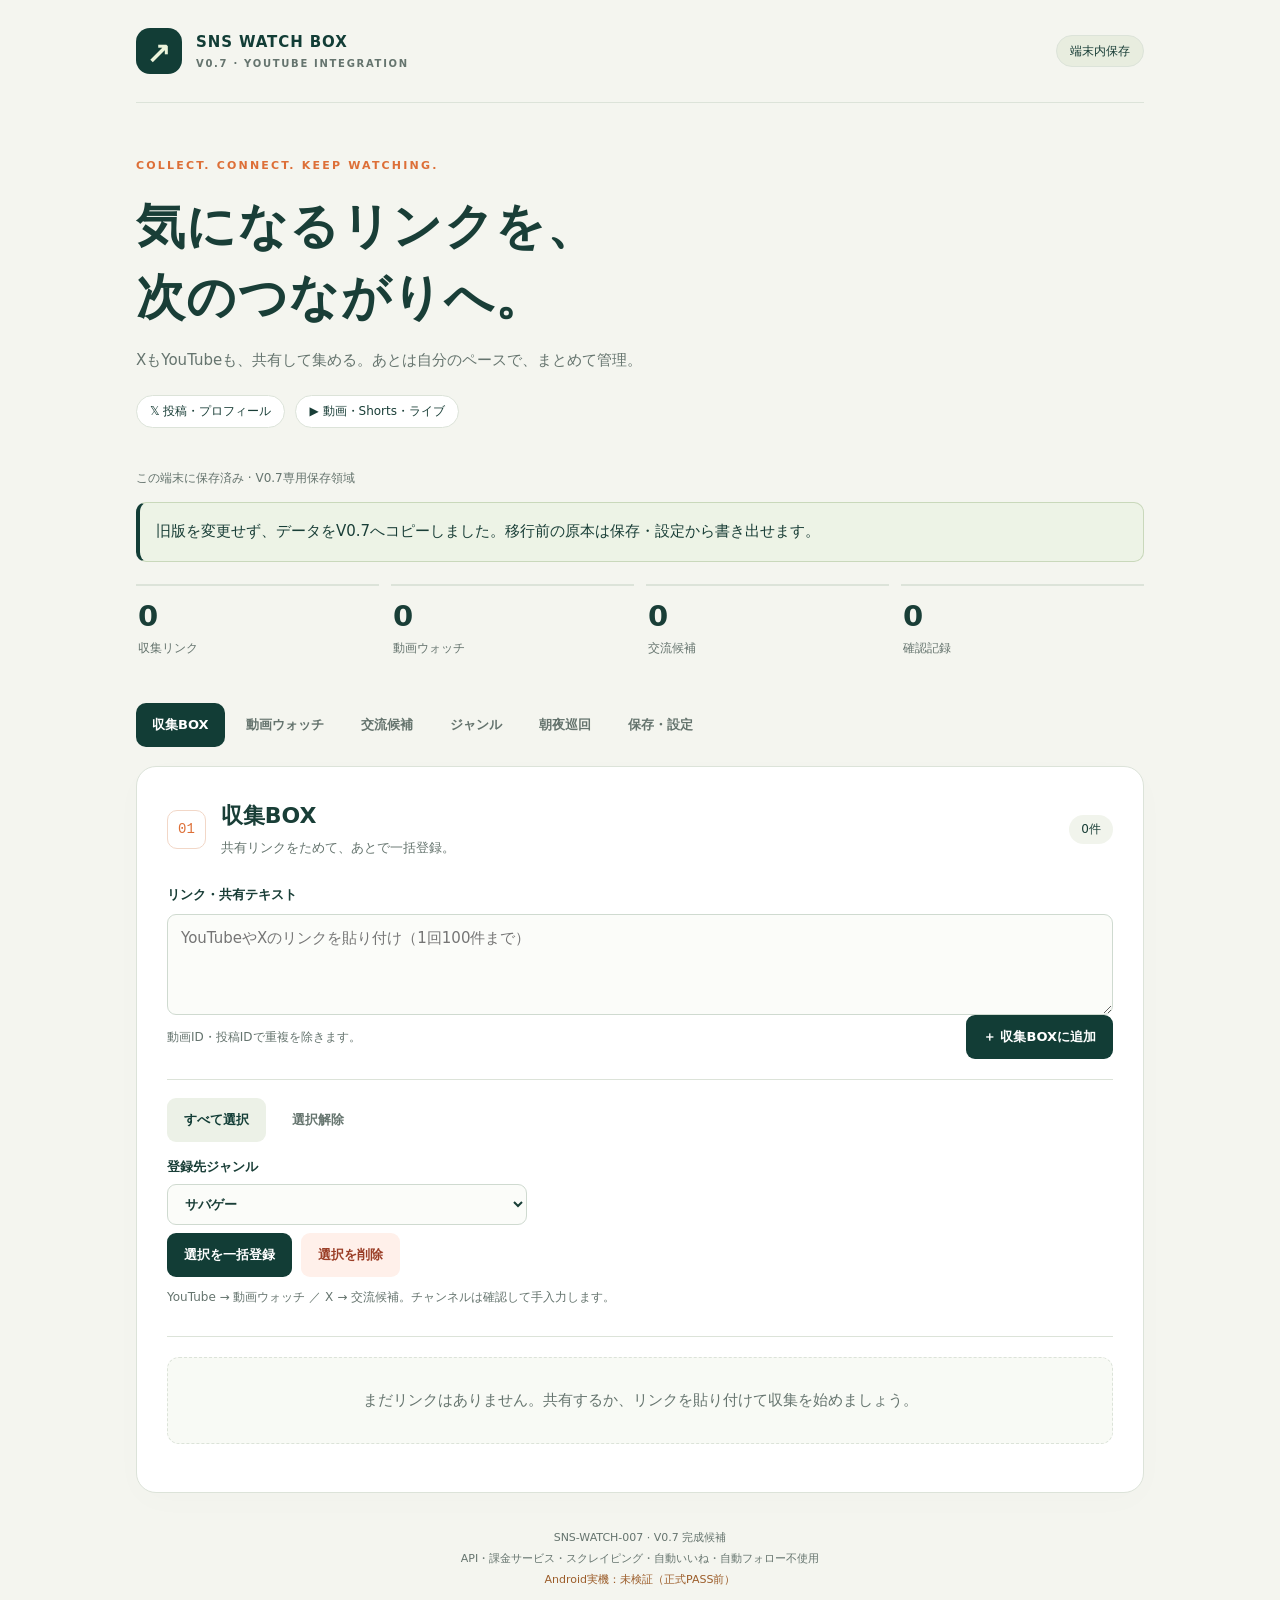
<file: v07-test/index.html>
<!doctype html>
<html lang="ja">
<head>
  <meta charset="utf-8"><meta name="viewport" content="width=device-width,initial-scale=1">
  <meta name="theme-color" content="#123d36"><meta name="referrer" content="no-referrer">
  <meta http-equiv="Content-Security-Policy" content="default-src 'self'; script-src 'self'; worker-src 'self'; style-src 'self'; img-src 'self' data:; connect-src 'self'; object-src 'none'; base-uri 'none'; form-action 'none'">
  <title>SNS WATCH BOX V0.7</title>
  <link rel="manifest" href="./manifest.webmanifest"><link rel="icon" href="./icon.svg" type="image/svg+xml"><link rel="apple-touch-icon" href="./icon192.png">
  <link rel="stylesheet" href="./style.css"><script type="module" src="./app.mjs"></script>
</head>
<body><main>
  <header class="masthead"><a class="brand" href="./"><span class="brandmark" aria-hidden="true">↗</span><span>SNS WATCH BOX<small>V0.7 · YOUTUBE INTEGRATION</small></span></a><span class="badge">端末内保存</span></header>
  <div class="intro"><p class="eyebrow">COLLECT. CONNECT. KEEP WATCHING.</p><h1>気になるリンクを、<br>次のつながりへ。</h1><p>XもYouTubeも、共有して集める。<br class="mobile">あとは自分のペースで、まとめて管理。</p><div class="platforms"><span>𝕏 投稿・プロフィール</span><span>▶ 動画・Shorts・ライブ</span></div></div>
  <p id="storageStatus" class="storage-status" role="status">保存領域を確認しています…</p>
  <div id="notice" class="notice" role="status" aria-live="polite" hidden></div>
  <noscript>JavaScriptを有効にして再読み込みしてください。</noscript>
  <section id="recovery" class="card" hidden><h2>保存データを確認してください</h2><p>読み込みを停止しました。元データは自動初期化しません。生データを保存して、保存・設定から有効なバックアップの復元を試してください。</p><button id="exportRaw" type="button">生データを保存</button></section>
  <div id="stats" class="stats" aria-label="登録状況"></div>
  <nav class="tabs" aria-label="ページ切り替え"><button data-page="inbox" aria-current="page">収集BOX</button><button data-page="videos">動画ウォッチ</button><button data-page="people">交流候補</button><button data-page="genres">ジャンル</button><button data-page="patrol">朝夜巡回</button><button data-page="backup">保存・設定</button></nav>
  <section id="inbox" class="page card"><div class="section-heading"><span class="step">01</span><div><h2>収集BOX</h2><p>共有リンクをためて、あとで一括登録。</p></div><span id="inboxCount" class="count-pill"></span></div>
    <form id="collectForm"><label for="postUrls">リンク・共有テキスト</label><textarea id="postUrls" rows="3" maxlength="32000" placeholder="YouTubeやXのリンクを貼り付け（1回100件まで）" spellcheck="false" autocapitalize="off"></textarea><div class="row spread"><p class="hint">動画ID・投稿IDで重複を除きます。</p><button id="collectButton" type="submit" data-write>＋ 収集BOXに追加</button></div></form>
    <div class="inbox-actions"><div class="row"><button id="selectInbox" class="secondary" data-write>すべて選択</button><button id="clearInbox" class="text-button" data-write>選択解除</button></div><label for="promoteGenre">登録先ジャンル<select id="promoteGenre"></select></label><div class="row"><button id="promote" data-write>選択を一括登録</button><button id="deleteInbox" class="danger" data-write>選択を削除</button></div><p class="hint">YouTube → 動画ウォッチ ／ X → 交流候補。チャンネルは確認して手入力します。</p></div><div id="inboxList"></div>
  </section>
  <section id="videos" class="page card" hidden><div class="section-heading"><span class="step">02</span><div><h2>動画ウォッチ</h2><p>見たい動画と、確認の記録をひとつに。</p></div></div><div id="videoList"></div></section>
  <section id="people" class="page card" hidden><div class="section-heading"><span class="step">03</span><div><h2>交流候補</h2><p>Xのアカウント、YouTubeのチャンネルを管理。</p></div></div><details><summary>候補を手動登録する</summary><form id="candidateForm"><div class="fields"><label>SNS<select id="cplatform"><option value="youtube">YouTube</option><option value="x">X</option></select></label><label>表示名（任意）<input id="cname" maxlength="120"></label></div><label>公開チャンネルURL / XプロフィールURL<input id="curl" maxlength="2048" type="url" required placeholder="https://www.youtube.com/@example"></label><label>ジャンル<select id="cgenre"></select></label><p class="hint">本人の公開ページで確認したURLを入力してください。情報の推測・自動取得は行いません。</p><button data-write type="submit">候補を登録</button></form></details><div id="personList"></div></section>
  <section id="genres" class="page card" hidden><div class="section-heading"><span class="step">04</span><div><h2>ジャンルと目標</h2><p>候補人数と動画数を分けて確認。</p></div></div><div id="genreList"></div><hr><h3 id="genreFormTitle">ジャンル追加</h3><form id="genreForm"><input id="genreId" type="hidden"><div class="fields"><label>ジャンル名<input id="gname" maxlength="32" required></label><label>目標人数<input id="gtarget" type="number" min="1" max="100000" value="20" required></label></div><label>検索キーワード（カンマ区切り）<textarea id="gwords" maxlength="4000" rows="2"></textarea></label><div class="row"><button type="submit" data-write>ジャンルを保存</button><button type="button" id="cancelGenre" class="secondary">編集をやめる</button></div></form></section>
  <section id="patrol" class="page card" hidden><div class="section-heading"><span class="step">05</span><div><h2>朝夜巡回</h2><p>リンクを自分で開き、確認できたら記録。</p></div></div><div class="row"><button id="morning" data-write>☀ 朝の巡回</button><button id="night" class="secondary" data-write>☾ 夜の巡回</button></div><p id="session" role="status"></p><div id="patrolList"></div><details><summary>確認履歴</summary><div id="historyList"></div></details></section>
  <section id="backup" class="page card" hidden><h2>バックアップと復元</h2><p>データはこの端末のブラウザに保存します。端末変更・ブラウザデータ削除の前にJSONを保存してください。</p><div class="row"><button id="export" data-write>JSONバックアップを保存</button><button id="exportSources" class="secondary" data-write>移行前・復元前の原本を保存</button></div><label for="import">バックアップJSONを選択（V0.2〜V0.5 / V0.7・10MBまで）<input id="import" type="file" accept=".json,application/json"></label><div id="restorePreview" class="notice" hidden><h3>復元内容</h3><p id="restoreSummary"></p><p>現在のデータを残して統合します。同じIDは現在の内容を優先します。統合前の原本もV0.7内に保存します。</p><div class="row"><button id="confirmRestore">この内容を統合して復元</button><button id="cancelRestore" class="secondary">やめる</button></div></div>
    <p class="hint">初回だけ同じブラウザのV0.5→V0.4→V0.3→V0.2を検証してコピー。旧版は変更しません。V0.6の保存領域にはアクセスしません。壊れた旧版は自動初期化しません。</p><hr><h2>Androidから共有</h2><p>AndroidのChromeでこの版をインストールし、X・YouTubeの「共有」から「SNS WATCH BOX V0.7」を選びます。表示されない場合はリンクをコピーして収集BOXへ貼り付けます。</p><div class="row"><button id="install" class="secondary" hidden>アプリをインストール</button><button id="persistent" class="secondary">端末への保存を保護</button></div><p id="pwaStatus" class="hint" role="status"></p><p class="hint">共有はGET形式のため、初回などに共有内容がGitHub Pagesへ届く場合があります。機密の文章は共有しないでください。本文全体は保存せず、受信URLは保存成功後にアドレス欄から取り除きます。</p><p><a href="./Android.md" target="_blank" rel="noopener noreferrer">Android実機テスト手順 ↗</a> · <a href="./README.md" target="_blank" rel="noopener noreferrer">README ↗</a></p>
  </section>
  <footer>SNS-WATCH-007 · V0.7 完成候補<br>API・課金サービス・スクレイピング・自動いいね・自動フォロー不使用<br><strong>Android実機：未検証（正式PASS前）</strong></footer>
</main></body></html>
</file>
<file: v04-test/style.css>
:root{font-family:system-ui,-apple-system,"Segoe UI",sans-serif;color:#233c37;background:#f4f6f2;font-synthesis:none;--green:#173e39;--muted:#62736c;--line:#dce4df}*{box-sizing:border-box}body{margin:0}main{max-width:960px;margin:auto;padding:26px 30px 40px}h1,h2,h3,p{margin-top:0}h1{font-size:clamp(25px,4vw,35px);letter-spacing:-.04em;margin-bottom:12px}h2{font-size:20px;margin-bottom:8px}h3{font-size:17px}p{line-height:1.75}.masthead{display:flex;align-items:center;justify-content:space-between;padding-bottom:24px;border-bottom:1px solid var(--line)}.brand{display:flex;align-items:center;gap:10px;font-size:13px;font-weight:750;letter-spacing:.09em}.brand small{font-size:10px;color:var(--muted);margin-left:8px}.brandmark{display:grid;place-items:center;background:var(--green);color:#fff;border-radius:12px;width:34px;height:34px;font-size:23px}.local-badge,.count-pill{font-size:12px;background:#e5eee7;color:var(--green);padding:6px 10px;border-radius:20px;white-space:nowrap}.intro{padding:32px 0 10px}.eyebrow{font-size:12px;letter-spacing:.08em;color:#56765d;margin-bottom:12px}.muted{color:var(--muted);font-size:13px}.storage-status{font-size:12px;color:var(--muted);margin:0 0 16px}.stats{display:grid;grid-template-columns:repeat(3,1fr);gap:12px;margin-bottom:24px}.stat{padding:17px 20px;background:#eaf0e9;border-radius:14px}.stat strong{font-size:27px;display:block;font-weight:650}.stat span{font-size:12px;color:var(--muted)}.tabs{display:flex;gap:6px;flex-wrap:wrap;margin-bottom:18px}.tabs button{background:transparent;color:var(--muted);border-color:transparent;padding:10px 14px}.tabs button[aria-current="page"]{background:var(--green);color:white}.card{background:#fff;padding:28px;border:1px solid var(--line);border-radius:19px;margin-bottom:20px}.section-heading{display:flex;gap:14px;align-items:flex-start;justify-content:space-between;margin-bottom:20px}.section-heading .muted{margin-bottom:0}.step{flex:none;font-size:12px;font-weight:700;color:#517760;background:#edf3e8;border-radius:10px;padding:10px}.section-heading>div{flex:1}.fields{display:grid;grid-template-columns:1fr 1fr;gap:16px}label{font-size:13px;font-weight:600;display:block;margin:0 0 15px}input,select,textarea,button,.button{font:inherit;border-radius:10px;border:1px solid #becfc5;padding:11px 13px}input,select,textarea{display:block;width:100%;margin-top:7px;background:#fbfcfa;color:#263c33;min-width:0}textarea{resize:vertical;line-height:1.7;font-weight:400}button,.button{background:var(--green);color:white;cursor:pointer;font-size:13px;font-weight:600;text-decoration:none;display:inline-block;line-height:1.5}button:hover,.button:hover{filter:brightness(1.12)}button:disabled,.button[aria-disabled="true"]{opacity:.5;cursor:not-allowed}.secondary{background:#f0f4ef;color:#344c41;border-color:var(--line)}.danger{background:#fff4f0;color:#8e3826;border-color:#eed4c9}a{color:#20624f;text-underline-offset:3px}.row{display:flex;gap:8px;align-items:center;flex-wrap:wrap}hr{border:0;border-top:1px solid var(--line);margin:28px 0}.item{border-top:1px solid var(--line);padding:20px 0}.item:first-child{border-top:0}.item p{margin:8px 0}.item-head{display:flex;gap:10px;align-items:center;justify-content:space-between;flex-wrap:wrap}.person-link{font-size:17px;font-weight:650}.status-control{width:auto;min-width:140px}.item .status-label{margin-bottom:0}.post-list{padding-left:20px;font-size:13px;line-height:1.8;margin:8px 0 15px}.post-list a{overflow-wrap:anywhere}.progress{width:100%;height:7px;margin-top:12px;border:0;border-radius:10px;appearance:none}.progress::-webkit-progress-bar{background:#e8eee9;border-radius:10px}.progress::-webkit-progress-value{background:#609572;border-radius:10px}.progress::-moz-progress-bar{background:#609572;border-radius:10px}.notice{background:#e9f2e8;border:1px solid #bfd8be;border-radius:12px;padding:13px 16px;font-size:13px;margin-bottom:18px;overflow-wrap:anywhere}.error,.notice.is-error{color:#8a302a;background:#fff3ee;border:1px solid #eccfc4;padding:11px 14px;border-radius:10px;font-size:13px;overflow-wrap:anywhere}.empty{background:#f7f9f5;border:1px dashed var(--line);padding:25px;border-radius:13px;text-align:center;color:var(--muted);font-size:14px}.result-list{padding-left:20px;font-size:13px;line-height:1.8;overflow-wrap:anywhere}.result-invalid{color:#8a302a}.session,.restore-preview{background:#f1f5ee;padding:16px;border-radius:12px;margin-top:18px}.recovery{border-color:#e7cabc}footer{font-size:11px;color:var(--muted);line-height:1.9;text-align:center;margin-top:30px}button:focus-visible,a:focus-visible,input:focus-visible,select:focus-visible,textarea:focus-visible{outline:3px solid #72ad8e;outline-offset:3px}[hidden]{display:none!important}@media(max-width:600px){main{padding:18px 14px 30px}.brand small{display:block;margin:2px 0 0}.intro{padding-top:26px}.card{padding:20px 16px}.stats{gap:7px}.stat{padding:13px 12px}.stat strong{font-size:24px}.tabs{gap:2px}.tabs button{padding:9px 10px;font-size:12px}.fields{grid-template-columns:1fr;gap:0}.section-heading{gap:10px}.section-heading h2{font-size:18px}.item-head{align-items:flex-start}.post-list{padding-left:17px}.row button,.row .button{max-width:100%}}
</file>
<file: v05-test/style.css>
:root{font-family:system-ui,-apple-system,"Segoe UI",sans-serif;color:#233c37;background:#f4f6f2;font-synthesis:none;--green:#173e39;--muted:#62736c;--line:#dce4df}*{box-sizing:border-box}body{margin:0}main{max-width:960px;margin:auto;padding:26px 30px 40px}h1,h2,h3,p{margin-top:0}h1{font-size:clamp(25px,4vw,35px);letter-spacing:-.04em;margin-bottom:12px}h2{font-size:20px;margin-bottom:8px}h3{font-size:17px}p{line-height:1.75}.masthead{display:flex;align-items:center;justify-content:space-between;padding-bottom:24px;border-bottom:1px solid var(--line)}.brand{display:flex;align-items:center;gap:10px;font-size:13px;font-weight:750;letter-spacing:.09em}.brand small{font-size:10px;color:var(--muted);margin-left:8px}.brandmark{display:grid;place-items:center;background:var(--green);color:#fff;border-radius:12px;width:34px;height:34px;font-size:23px}.local-badge,.count-pill{font-size:12px;background:#e5eee7;color:var(--green);padding:6px 10px;border-radius:20px;white-space:nowrap}.intro{padding:32px 0 10px}.eyebrow{font-size:12px;letter-spacing:.08em;color:#56765d;margin-bottom:12px}.muted{color:var(--muted);font-size:13px}.storage-status{font-size:12px;color:var(--muted);margin:0 0 16px}.stats{display:grid;grid-template-columns:repeat(3,1fr);gap:12px;margin-bottom:24px}.stat{padding:17px 20px;background:#eaf0e9;border-radius:14px}.stat strong{font-size:27px;display:block;font-weight:650}.stat span{font-size:12px;color:var(--muted)}.tabs{display:flex;gap:6px;flex-wrap:wrap;margin-bottom:18px}.tabs button{background:transparent;color:var(--muted);border-color:transparent;padding:10px 14px}.tabs button[aria-current="page"]{background:var(--green);color:white}.card{background:#fff;padding:28px;border:1px solid var(--line);border-radius:19px;margin-bottom:20px}.section-heading{display:flex;gap:14px;align-items:flex-start;justify-content:space-between;margin-bottom:20px}.section-heading .muted{margin-bottom:0}.step{flex:none;font-size:12px;font-weight:700;color:#517760;background:#edf3e8;border-radius:10px;padding:10px}.section-heading>div{flex:1}.fields{display:grid;grid-template-columns:1fr 1fr;gap:16px}label{font-size:13px;font-weight:600;display:block;margin:0 0 15px}input,select,textarea,button,.button{font:inherit;border-radius:10px;border:1px solid #becfc5;padding:11px 13px}input,select,textarea{display:block;width:100%;margin-top:7px;background:#fbfcfa;color:#263c33;min-width:0}textarea{resize:vertical;line-height:1.7;font-weight:400}button,.button{background:var(--green);color:white;cursor:pointer;font-size:13px;font-weight:600;text-decoration:none;display:inline-block;line-height:1.5}button:hover,.button:hover{filter:brightness(1.12)}button:disabled,.button[aria-disabled="true"]{opacity:.5;cursor:not-allowed}.secondary{background:#f0f4ef;color:#344c41;border-color:var(--line)}.danger{background:#fff4f0;color:#8e3826;border-color:#eed4c9}a{color:#20624f;text-underline-offset:3px}.row{display:flex;gap:8px;align-items:center;flex-wrap:wrap}hr{border:0;border-top:1px solid var(--line);margin:28px 0}.item{border-top:1px solid var(--line);padding:20px 0}.item:first-child{border-top:0}.item p{margin:8px 0}.item-head{display:flex;gap:10px;align-items:center;justify-content:space-between;flex-wrap:wrap}.person-link{font-size:17px;font-weight:650}.status-control{width:auto;min-width:140px}.item .status-label{margin-bottom:0}.post-list{padding-left:20px;font-size:13px;line-height:1.8;margin:8px 0 15px}.post-list a{overflow-wrap:anywhere}.progress{width:100%;height:7px;margin-top:12px;border:0;border-radius:10px;appearance:none}.progress::-webkit-progress-bar{background:#e8eee9;border-radius:10px}.progress::-webkit-progress-value{background:#609572;border-radius:10px}.progress::-moz-progress-bar{background:#609572;border-radius:10px}.notice{background:#e9f2e8;border:1px solid #bfd8be;border-radius:12px;padding:13px 16px;font-size:13px;margin-bottom:18px;overflow-wrap:anywhere}.error,.notice.is-error{color:#8a302a;background:#fff3ee;border:1px solid #eccfc4;padding:11px 14px;border-radius:10px;font-size:13px;overflow-wrap:anywhere}.empty{background:#f7f9f5;border:1px dashed var(--line);padding:25px;border-radius:13px;text-align:center;color:var(--muted);font-size:14px}.result-list{padding-left:20px;font-size:13px;line-height:1.8;overflow-wrap:anywhere}.result-invalid{color:#8a302a}.session,.restore-preview{background:#f1f5ee;padding:16px;border-radius:12px;margin-top:18px}.recovery{border-color:#e7cabc}footer{font-size:11px;color:var(--muted);line-height:1.9;text-align:center;margin-top:30px}button:focus-visible,a:focus-visible,input:focus-visible,select:focus-visible,textarea:focus-visible{outline:3px solid #72ad8e;outline-offset:3px}[hidden]{display:none!important}@media(max-width:600px){main{padding:18px 14px 30px}.brand small{display:block;margin:2px 0 0}.intro{padding-top:26px}.card{padding:20px 16px}.stats{gap:7px}.stat{padding:13px 12px}.stat strong{font-size:24px}.tabs{gap:2px}.tabs button{padding:9px 10px;font-size:12px}.fields{grid-template-columns:1fr;gap:0}.section-heading{gap:10px}.section-heading h2{font-size:18px}.item-head{align-items:flex-start}.post-list{padding-left:17px}.row button,.row .button{max-width:100%}}
details{margin:14px 0}summary{cursor:pointer;font-size:14px;font-weight:600;line-height:1.7}details>form{margin-top:15px}.inbox-actions{padding:18px 0 4px}.inbox-actions label{margin-top:15px;max-width:360px}.pick{display:flex;align-items:center;gap:10px;margin:0}.pick input{width:20px;height:20px;flex:none;margin:0}.url-text{overflow-wrap:anywhere;font-size:13px}.item details{background:#f7f9f5;padding:12px;border-radius:10px}.genre-picks{display:flex;gap:14px;flex-wrap:wrap;margin-bottom:14px}.genre-picks label{display:flex;align-items:center;gap:7px;margin:0}.genre-picks input{width:18px;margin:0}.history-row{font-size:13px;border-top:1px solid var(--line);padding:10px 0}.tabs{position:sticky;top:0;z-index:2;background:#f4f6f2;padding:7px 0}.tabs button{min-height:44px}button,.button{min-height:44px}.stat{min-width:0}progress{accent-color:#609572}.badge{font-size:11px;border:1px solid var(--line);padding:4px 7px;border-radius:6px;color:var(--muted)}@media(max-width:600px){.brand small{font-size:9px}.tabs{justify-content:space-between}.tabs button{font-size:11px;padding:8px}.intro{padding-bottom:2px}.item .row button{flex-grow:1}.inbox-actions .row button{flex-grow:1}.masthead{gap:8px}.local-badge{font-size:11px}}
</file>
<file: v051-rss-test/style.css>
:root{font-family:system-ui,-apple-system,"Segoe UI",sans-serif;color:#252525;background:#f5f5f5;font-synthesis:none;--ink:#252525;--muted:#656565;--line:#dcdcdc}
*{box-sizing:border-box}html{overflow-anchor:none;scroll-behavior:auto}body{margin:0}main{max-width:760px;margin:auto;padding:12px 20px 32px}h1,h2,h3,p{margin-top:0}h1{font-size:15px;letter-spacing:.035em;margin:0}h2{font-size:18px;margin:0}h3{font-size:15px;margin-bottom:12px}p{line-height:1.7}.masthead{display:flex;align-items:center;justify-content:space-between;min-height:40px;gap:8px}.masthead small{font-size:10px;color:var(--muted);white-space:nowrap}.tabs{position:sticky;top:0;z-index:3;display:flex;gap:4px;background:#f5f5f5;padding:6px 0 10px;margin-bottom:10px}.tabs button{flex:1;min-width:0;display:flex;align-items:center;justify-content:center;gap:5px;background:transparent;color:var(--muted);border-color:transparent;font-size:12px;padding:7px 6px}.tabs button span{font-size:18px;line-height:1}.tabs button[aria-current="page"]{background:var(--ink);color:white}.card{background:white;border:1px solid var(--line);border-radius:12px;padding:18px;margin-bottom:14px}.section-heading{display:flex;align-items:center;justify-content:space-between;gap:8px;margin-bottom:10px}.count-pill{font-size:12px;color:var(--muted);white-space:nowrap}.muted,.storage-status{font-size:12px;color:var(--muted)}label{font-size:13px;font-weight:600;display:block;margin:0 0 14px}input,select,textarea,button,.button{font:inherit;border:1px solid #bdbdbd;border-radius:7px;padding:10px 12px}input,select,textarea{display:block;width:100%;margin-top:6px;background:white;color:var(--ink);min-width:0;min-height:44px;font-size:16px}textarea{resize:vertical;line-height:1.6;font-weight:400}button,.button{min-height:44px;background:var(--ink);color:white;cursor:pointer;font-size:13px;font-weight:600;text-decoration:none;line-height:1.5}button:disabled,.button[aria-disabled="true"]{opacity:.45;cursor:not-allowed}.secondary{background:#f6f6f6;color:var(--ink);border-color:var(--line)}.danger{background:white;color:var(--ink);border-color:#999}.danger::before{content:'× ';font-weight:700}a{color:var(--ink);text-underline-offset:3px}a:not(.person-link){overflow-wrap:anywhere}button:focus-visible,a:focus-visible,input:focus-visible,select:focus-visible,textarea:focus-visible,summary:focus-visible{outline:3px solid #555;outline-offset:2px}.row{display:flex;gap:8px;align-items:center;flex-wrap:wrap}.fields{display:grid;grid-template-columns:1fr 1fr;gap:12px}hr{border:0;border-top:1px solid var(--line);margin:24px 0}.item{border-top:1px solid var(--line);padding:14px 0}.item:first-child{border-top:0}.item p{margin:7px 0}.item-head{display:flex;gap:8px;align-items:center;justify-content:space-between;flex-wrap:wrap}.person-link{font-size:15px;font-weight:650;min-height:44px;display:inline-flex;align-items:center}.progress{width:100%;height:6px;margin:12px 0;border:0;appearance:none;accent-color:#555}.progress::-webkit-progress-bar{background:#ececec;border-radius:6px}.progress::-webkit-progress-value{background:#555;border-radius:6px}.progress::-moz-progress-bar{background:#555;border-radius:6px}.notice,.error{background:white;border:1px solid #999;border-radius:8px;padding:9px 12px;font-size:12px;margin:4px 0 10px;overflow-wrap:anywhere}.notice.is-error,.error{border:2px solid #333}.notice.is-error::before{content:'! ';font-weight:800}.empty{padding:24px 8px;text-align:center;color:var(--muted);font-size:13px}.result-list{padding-left:20px;font-size:12px;line-height:1.8;overflow-wrap:anywhere}.result-invalid{text-decoration:underline}.session,.restore-preview{background:#f3f3f3;padding:12px;border-radius:8px;margin-top:14px;font-size:13px}[hidden]{display:none!important}details{margin:10px 0}summary{cursor:pointer;min-height:44px;align-content:center;font-size:13px;font-weight:600;line-height:1.6}details>form{margin-top:12px}.inbox-actions{padding:12px 0}.inbox-actions label{margin-top:12px;max-width:360px}.pick{display:flex;align-items:center;gap:10px;margin:0;min-height:44px}.pick input{width:22px;height:22px;min-height:22px;flex:none;margin:0}.url-text{font-size:13px}.genre-picks{display:flex;gap:6px 12px;flex-wrap:wrap;margin-bottom:14px}.genre-picks label{display:flex;align-items:center;gap:7px;margin:0;min-height:44px;min-width:44px}.genre-picks input{width:20px;height:20px;min-height:20px;margin:0}.history-row{font-size:12px;border-top:1px solid var(--line);padding:10px 0}.stats{display:flex;gap:16px;margin:14px 0 20px}.stat{min-width:0}.stat strong{font-size:20px;display:block}.stat span{font-size:11px;color:var(--muted)}#backup>label{margin-top:20px}#backup details p{font-size:13px;margin:10px 0}.sr-only{position:absolute;width:1px;height:1px;padding:0;margin:-1px;overflow:hidden;clip:rect(0,0,0,0);white-space:nowrap;border:0}
.candidate-toolbar{display:flex;align-items:center;gap:6px;flex-wrap:wrap;margin-bottom:8px}.candidate-toolbar>#candidateRefreshStatus{margin-left:3px;margin-right:auto;font-size:11px}.toolbar-disclosure{margin:0;display:contents}.toolbar-disclosure>summary{list-style:none;display:inline-flex;align-items:center;justify-content:center;width:44px;min-height:44px;border:1px solid var(--line);border-radius:7px;font-size:22px;background:#f6f6f6;order:1}.toolbar-disclosure>summary::-webkit-details-marker{display:none}#candidateHelp>summary{font-size:16px}#candidateFilters[open]>summary,#candidateHelp[open]>summary{background:#ddd;border-color:#888}.candidate-filters,.help-body{flex-basis:100%;order:2;background:#f6f6f6;border-radius:8px;padding:12px;margin-top:6px}.candidate-filters{display:grid;grid-template-columns:repeat(2,minmax(0,1fr));gap:0 10px}.candidate-filters label{font-size:12px;margin-bottom:12px}.candidate-filters select{font-size:16px;padding:9px}.candidate-tools,.bulk-selection{grid-column:1/-1}.bulk-selection{margin:4px 0 0}.bulk-selection>.row{padding:6px 0}.help-body p{font-size:12px;margin-bottom:8px}.help-body p:last-child{margin-bottom:0}#personList{border-top:1px solid var(--line)}#personList .person-item{padding:0;border-top:0;border-bottom:1px solid var(--line)}#personList .person-accordion{margin:0}.person-summary{display:flex;align-items:center;list-style:none;min-height:56px;gap:9px;padding:6px 2px;cursor:pointer;line-height:1.4}.person-summary::-webkit-details-marker{display:none}.candidate-handle{font-size:15px;font-weight:650;white-space:nowrap;overflow:hidden;text-overflow:ellipsis;min-width:0;flex:1}.candidate-genre{font-size:12px;font-weight:400;color:var(--muted);white-space:nowrap;max-width:84px;overflow:hidden;text-overflow:ellipsis}.patrol-chip{width:25px;flex:none;display:inline-grid;place-items:center;font-size:18px;line-height:24px;font-weight:650;color:#333}.patrol-chip.is-checked{background:#ededed;border-radius:4px}.patrol-chip.is-new{border:1px solid #333;border-radius:4px;background:#fff}.accordion-arrow{font-size:16px;font-weight:400;line-height:1;flex:none;transition:transform .15s}.person-accordion[open] .accordion-arrow{transform:rotate(180deg)}.person-body{padding:10px 12px 16px;background:#f7f7f7;border-top:1px solid var(--line)}.confirmation-tools{gap:8px;margin-bottom:8px}.confirmation-tools .person-link{margin-right:auto}.confirm-action{min-width:88px}.undo-action{min-width:44px}.person-body p.checked-time{margin:2px 0 12px;font-size:12px;color:var(--muted)}.person-body label{margin-bottom:12px}.person-body .pick{min-height:44px}.candidate-subheading{font-size:13px;margin:16px 0 8px}.post-row{margin-bottom:8px}.post-row .url-text{min-height:44px;display:inline-flex;align-items:center;flex:1}.candidate-actions{margin-top:16px}.person-summary:focus-visible{outline-offset:-3px}.patrol-item .patrol-chip{margin-right:auto}.patrol-item .row{margin-bottom:6px}
@media(max-width:600px){main{padding:7px 10px 24px}.card{padding:14px 12px}.masthead{min-height:34px}.tabs{gap:2px;margin-bottom:6px}.tabs button{font-size:11px;gap:4px;padding:7px 3px}.tabs button span{font-size:17px}.fields{grid-template-columns:1fr;gap:0}.person-summary{gap:7px}.candidate-handle{font-size:14px}.candidate-genre{max-width:72px;font-size:12px}.person-body{padding:8px 8px 14px}.confirmation-tools{gap:6px}.confirmation-tools .person-link{font-size:14px}.confirmation-tools button{padding:9px 10px}.row button,.row .button{max-width:100%}.candidate-filters{padding:10px;gap:0 8px}.inbox-actions .row button{flex-grow:1}.person-body .post-row .danger{flex-grow:0}}
@media(prefers-reduced-motion:reduce){.accordion-arrow{transition:none}}
#patrolList{border-top:1px solid var(--line)}#patrolList .person-item{padding:0;border-top:0;border-bottom:1px solid var(--line)}#patrolList .person-accordion{margin:0}.patrol-item .patrol-chip{margin-right:0}
.person-link,.row>a{min-width:44px;min-height:44px;display:inline-flex;align-items:center}
.reorder-handle,.tablet-reorder-help{display:none}
@media(min-width:600px){#personList .person-item{display:grid;grid-template-columns:44px minmax(0,1fr);column-gap:5px}#personList .person-accordion{min-width:0}.reorder-handle{display:block;align-self:start;width:44px;height:44px;min-height:44px;margin:6px 0;padding:4px;background:transparent;color:var(--muted);border-color:transparent;font-size:22px;font-weight:400;cursor:grab;touch-action:none;user-select:none;-webkit-user-select:none}.reorder-handle:active{cursor:grabbing}.tablet-reorder-help{display:block}}
#personList.is-reordering{user-select:none;-webkit-user-select:none}#personList .is-drag-source{outline:2px dashed #666;outline-offset:-2px;background:#f4f4f4}#personList .is-drag-source .person-accordion,#personList .is-drag-source .reorder-handle{opacity:.22}#personList .is-drag-source .person-body{display:none}.reorder-ghost{position:fixed;z-index:20;pointer-events:none;border:1px solid #555;border-radius:7px;background:white;box-shadow:0 5px 15px #0002;padding:0 6px;opacity:.96}.reorder-ghost .person-summary{min-height:56px}.reorder-ghost .accordion-arrow{display:none}
</file>
<file: v051-test/style.css>
:root{font-family:system-ui,-apple-system,"Segoe UI",sans-serif;color:#233c37;background:#f4f6f2;font-synthesis:none;--green:#173e39;--muted:#62736c;--line:#dce4df}*{box-sizing:border-box}body{margin:0}main{max-width:960px;margin:auto;padding:26px 30px 40px}h1,h2,h3,p{margin-top:0}h1{font-size:clamp(25px,4vw,35px);letter-spacing:-.04em;margin-bottom:12px}h2{font-size:20px;margin-bottom:8px}h3{font-size:17px}p{line-height:1.75}.masthead{display:flex;align-items:center;justify-content:space-between;padding-bottom:24px;border-bottom:1px solid var(--line)}.brand{display:flex;align-items:center;gap:10px;font-size:13px;font-weight:750;letter-spacing:.09em}.brand small{font-size:10px;color:var(--muted);margin-left:8px}.brandmark{display:grid;place-items:center;background:var(--green);color:#fff;border-radius:12px;width:34px;height:34px;font-size:23px}.local-badge,.count-pill{font-size:12px;background:#e5eee7;color:var(--green);padding:6px 10px;border-radius:20px;white-space:nowrap}.intro{padding:32px 0 10px}.eyebrow{font-size:12px;letter-spacing:.08em;color:#56765d;margin-bottom:12px}.muted{color:var(--muted);font-size:13px}.storage-status{font-size:12px;color:var(--muted);margin:0 0 16px}.stats{display:grid;grid-template-columns:repeat(3,1fr);gap:12px;margin-bottom:24px}.stat{padding:17px 20px;background:#eaf0e9;border-radius:14px}.stat strong{font-size:27px;display:block;font-weight:650}.stat span{font-size:12px;color:var(--muted)}.tabs{display:flex;gap:6px;flex-wrap:wrap;margin-bottom:18px}.tabs button{background:transparent;color:var(--muted);border-color:transparent;padding:10px 14px}.tabs button[aria-current="page"]{background:var(--green);color:white}.card{background:#fff;padding:28px;border:1px solid var(--line);border-radius:19px;margin-bottom:20px}.section-heading{display:flex;gap:14px;align-items:flex-start;justify-content:space-between;margin-bottom:20px}.section-heading .muted{margin-bottom:0}.step{flex:none;font-size:12px;font-weight:700;color:#517760;background:#edf3e8;border-radius:10px;padding:10px}.section-heading>div{flex:1}.fields{display:grid;grid-template-columns:1fr 1fr;gap:16px}label{font-size:13px;font-weight:600;display:block;margin:0 0 15px}input,select,textarea,button,.button{font:inherit;border-radius:10px;border:1px solid #becfc5;padding:11px 13px}input,select,textarea{display:block;width:100%;margin-top:7px;background:#fbfcfa;color:#263c33;min-width:0}textarea{resize:vertical;line-height:1.7;font-weight:400}button,.button{background:var(--green);color:white;cursor:pointer;font-size:13px;font-weight:600;text-decoration:none;display:inline-block;line-height:1.5}button:hover,.button:hover{filter:brightness(1.12)}button:disabled,.button[aria-disabled="true"]{opacity:.5;cursor:not-allowed}.secondary{background:#f0f4ef;color:#344c41;border-color:var(--line)}.danger{background:#fff4f0;color:#8e3826;border-color:#eed4c9}a{color:#20624f;text-underline-offset:3px}.row{display:flex;gap:8px;align-items:center;flex-wrap:wrap}hr{border:0;border-top:1px solid var(--line);margin:28px 0}.item{border-top:1px solid var(--line);padding:20px 0}.item:first-child{border-top:0}.item p{margin:8px 0}.item-head{display:flex;gap:10px;align-items:center;justify-content:space-between;flex-wrap:wrap}.person-link{font-size:17px;font-weight:650}.status-control{width:auto;min-width:140px}.item .status-label{margin-bottom:0}.post-list{padding-left:20px;font-size:13px;line-height:1.8;margin:8px 0 15px}.post-list a{overflow-wrap:anywhere}.progress{width:100%;height:7px;margin-top:12px;border:0;border-radius:10px;appearance:none}.progress::-webkit-progress-bar{background:#e8eee9;border-radius:10px}.progress::-webkit-progress-value{background:#609572;border-radius:10px}.progress::-moz-progress-bar{background:#609572;border-radius:10px}.notice{background:#e9f2e8;border:1px solid #bfd8be;border-radius:12px;padding:13px 16px;font-size:13px;margin-bottom:18px;overflow-wrap:anywhere}.error,.notice.is-error{color:#8a302a;background:#fff3ee;border:1px solid #eccfc4;padding:11px 14px;border-radius:10px;font-size:13px;overflow-wrap:anywhere}.empty{background:#f7f9f5;border:1px dashed var(--line);padding:25px;border-radius:13px;text-align:center;color:var(--muted);font-size:14px}.result-list{padding-left:20px;font-size:13px;line-height:1.8;overflow-wrap:anywhere}.result-invalid{color:#8a302a}.session,.restore-preview{background:#f1f5ee;padding:16px;border-radius:12px;margin-top:18px}.recovery{border-color:#e7cabc}footer{font-size:11px;color:var(--muted);line-height:1.9;text-align:center;margin-top:30px}button:focus-visible,a:focus-visible,input:focus-visible,select:focus-visible,textarea:focus-visible{outline:3px solid #72ad8e;outline-offset:3px}[hidden]{display:none!important}@media(max-width:600px){main{padding:18px 14px 30px}.brand small{display:block;margin:2px 0 0}.intro{padding-top:26px}.card{padding:20px 16px}.stats{gap:7px}.stat{padding:13px 12px}.stat strong{font-size:24px}.tabs{gap:2px}.tabs button{padding:9px 10px;font-size:12px}.fields{grid-template-columns:1fr;gap:0}.section-heading{gap:10px}.section-heading h2{font-size:18px}.item-head{align-items:flex-start}.post-list{padding-left:17px}.row button,.row .button{max-width:100%}}
details{margin:14px 0}summary{cursor:pointer;font-size:14px;font-weight:600;line-height:1.7}details>form{margin-top:15px}.inbox-actions{padding:18px 0 4px}.inbox-actions label{margin-top:15px;max-width:360px}.pick{display:flex;align-items:center;gap:10px;margin:0}.pick input{width:20px;height:20px;flex:none;margin:0}.url-text{overflow-wrap:anywhere;font-size:13px}.item details{background:#f7f9f5;padding:12px;border-radius:10px}.genre-picks{display:flex;gap:14px;flex-wrap:wrap;margin-bottom:14px}.genre-picks label{display:flex;align-items:center;gap:7px;margin:0}.genre-picks input{width:18px;margin:0}.history-row{font-size:13px;border-top:1px solid var(--line);padding:10px 0}.tabs{position:sticky;top:0;z-index:2;background:#f4f6f2;padding:7px 0}.tabs button{min-height:44px}button,.button{min-height:44px}.stat{min-width:0}progress{accent-color:#609572}.badge{font-size:11px;border:1px solid var(--line);padding:4px 7px;border-radius:6px;color:var(--muted)}@media(max-width:600px){.brand small{font-size:9px}.tabs{justify-content:space-between}.tabs button{font-size:11px;padding:8px}.intro{padding-bottom:2px}.item .row button{flex-grow:1}.inbox-actions .row button{flex-grow:1}.masthead{gap:8px}.local-badge{font-size:11px}}

/* V0.51 compact candidate rows: two display lines, one accordion per person. */
html{overflow-anchor:none;scroll-behavior:auto}.candidate-refresh{display:flex;align-items:center;gap:10px;flex-wrap:wrap}.candidate-refresh p{margin:0;flex:1;min-width:180px}.candidate-help{font-size:12px;color:var(--muted);line-height:1.7;margin:10px 0 15px}.candidate-filters{display:grid;grid-template-columns:repeat(4,minmax(0,1fr));gap:10px}.candidate-filters label{margin-bottom:12px;font-size:12px}.candidate-filters select{font-size:12px;padding:10px 7px;min-height:44px}.candidate-tools{margin:0 0 10px}.candidate-tools button{font-size:12px;padding:9px 10px}.bulk-selection{margin:0 0 12px}.bulk-selection>summary{min-height:44px;display:flex;align-items:center;font-size:12px;color:var(--muted)}.bulk-selection>.row{padding:6px 0 10px}
#personList{border-top:1px solid var(--line)}#personList .person-item{padding:0;border-top:0;border-bottom:1px solid var(--line)}#personList .person-accordion{margin:0;padding:0;border-radius:0;background:transparent}.person-summary{display:block;list-style:none;min-height:72px;padding:11px 4px;cursor:pointer}.person-summary::-webkit-details-marker{display:none}.person-line{display:flex;align-items:center;gap:7px;min-width:0}.person-primary{height:25px}.person-secondary{height:24px;font-size:11px;line-height:1.4;color:var(--muted);gap:6px}.candidate-handle{font-size:15px;font-weight:700;white-space:nowrap;overflow:hidden;text-overflow:ellipsis;min-width:0;margin-right:auto}.patrol-chip{font-size:10px;font-weight:650;border-radius:5px;padding:2px 6px;white-space:nowrap}.patrol-chip.is-due{background:#fff0d5;color:#77501b}.patrol-chip.is-recent{background:#e6f1e9;color:#286643}.accordion-arrow{font-size:21px;font-weight:400;line-height:1;display:inline-block;flex:none;transition:transform .15s}.person-accordion[open] .accordion-arrow{transform:rotate(180deg)}.candidate-genre{min-width:0;overflow:hidden;text-overflow:ellipsis;white-space:nowrap;flex:1}.candidate-checked{white-space:nowrap}.candidate-unjudged{font-size:10px;white-space:nowrap;background:#f0f3ef;border-radius:4px;padding:2px 4px}.person-body{padding:12px 8px 20px;background:#f8faf6;border-top:1px solid var(--line)}.person-body .item-head{margin-bottom:14px}.person-body .person-link{font-size:14px;min-height:44px;display:inline-flex;align-items:center;overflow-wrap:anywhere}.person-body label{margin-bottom:12px}.person-body select,.person-body textarea{font-size:14px}.person-body .pick{min-height:44px}.person-body .genre-picks{gap:6px 10px}.person-body .genre-picks label{min-height:44px;min-width:44px;margin:0;font-size:12px}.person-body .genre-picks input{height:20px;width:20px}.candidate-subheading{font-size:13px;margin:18px 0 10px}.post-row{margin-bottom:8px}.post-row .url-text{min-height:44px;display:inline-flex;align-items:center;flex:1}.candidate-actions{margin-top:18px}.person-summary:focus-visible,summary:focus-visible{outline:3px solid #72ad8e;outline-offset:-3px}
@media(max-width:600px){.candidate-filters{grid-template-columns:repeat(2,minmax(0,1fr));gap:0 8px}.candidate-tools{gap:6px}.candidate-tools button{font-size:11px;padding:8px}.person-summary{padding:11px 0}.person-secondary{font-size:10px;gap:5px}.candidate-handle{font-size:14px}.candidate-unjudged{font-size:9px;padding:2px 3px}.candidate-checked{font-size:10px}.person-body{padding:12px 6px 16px}.candidate-refresh p{font-size:11px}.candidate-refresh>button{font-size:12px}.person-body .post-row .danger{flex-grow:0}}
</file>
<file: v051-ui-test/style.css>
:root{font-family:system-ui,-apple-system,"Segoe UI",sans-serif;color:#252525;background:#f5f5f5;font-synthesis:none;--ink:#252525;--muted:#656565;--line:#dcdcdc}
*{box-sizing:border-box}html{overflow-anchor:none;scroll-behavior:auto}body{margin:0}main{max-width:760px;margin:auto;padding:12px 20px 32px}h1,h2,h3,p{margin-top:0}h1{font-size:15px;letter-spacing:.035em;margin:0}h2{font-size:18px;margin:0}h3{font-size:15px;margin-bottom:12px}p{line-height:1.7}.masthead{display:flex;align-items:center;justify-content:space-between;min-height:40px;gap:8px}.masthead small{font-size:10px;color:var(--muted);white-space:nowrap}.tabs{position:sticky;top:0;z-index:3;display:flex;gap:4px;background:#f5f5f5;padding:6px 0 10px;margin-bottom:10px}.tabs button{flex:1;min-width:0;display:flex;align-items:center;justify-content:center;gap:5px;background:transparent;color:var(--muted);border-color:transparent;font-size:12px;padding:7px 6px}.tabs button span{font-size:18px;line-height:1}.tabs button[aria-current="page"]{background:var(--ink);color:white}.card{background:white;border:1px solid var(--line);border-radius:12px;padding:18px;margin-bottom:14px}.section-heading{display:flex;align-items:center;justify-content:space-between;gap:8px;margin-bottom:10px}.count-pill{font-size:12px;color:var(--muted);white-space:nowrap}.muted,.storage-status{font-size:12px;color:var(--muted)}label{font-size:13px;font-weight:600;display:block;margin:0 0 14px}input,select,textarea,button,.button{font:inherit;border:1px solid #bdbdbd;border-radius:7px;padding:10px 12px}input,select,textarea{display:block;width:100%;margin-top:6px;background:white;color:var(--ink);min-width:0;min-height:44px;font-size:16px}textarea{resize:vertical;line-height:1.6;font-weight:400}button,.button{min-height:44px;background:var(--ink);color:white;cursor:pointer;font-size:13px;font-weight:600;text-decoration:none;line-height:1.5}button:disabled,.button[aria-disabled="true"]{opacity:.45;cursor:not-allowed}.secondary{background:#f6f6f6;color:var(--ink);border-color:var(--line)}.danger{background:white;color:var(--ink);border-color:#999}.danger::before{content:'× ';font-weight:700}a{color:var(--ink);text-underline-offset:3px}a:not(.person-link){overflow-wrap:anywhere}button:focus-visible,a:focus-visible,input:focus-visible,select:focus-visible,textarea:focus-visible,summary:focus-visible{outline:3px solid #555;outline-offset:2px}.row{display:flex;gap:8px;align-items:center;flex-wrap:wrap}.fields{display:grid;grid-template-columns:1fr 1fr;gap:12px}hr{border:0;border-top:1px solid var(--line);margin:24px 0}.item{border-top:1px solid var(--line);padding:14px 0}.item:first-child{border-top:0}.item p{margin:7px 0}.item-head{display:flex;gap:8px;align-items:center;justify-content:space-between;flex-wrap:wrap}.person-link{font-size:15px;font-weight:650;min-height:44px;display:inline-flex;align-items:center}.progress{width:100%;height:6px;margin:12px 0;border:0;appearance:none;accent-color:#555}.progress::-webkit-progress-bar{background:#ececec;border-radius:6px}.progress::-webkit-progress-value{background:#555;border-radius:6px}.progress::-moz-progress-bar{background:#555;border-radius:6px}.notice,.error{background:white;border:1px solid #999;border-radius:8px;padding:9px 12px;font-size:12px;margin:4px 0 10px;overflow-wrap:anywhere}.notice.is-error,.error{border:2px solid #333}.notice.is-error::before{content:'! ';font-weight:800}.empty{padding:24px 8px;text-align:center;color:var(--muted);font-size:13px}.result-list{padding-left:20px;font-size:12px;line-height:1.8;overflow-wrap:anywhere}.result-invalid{text-decoration:underline}.session,.restore-preview{background:#f3f3f3;padding:12px;border-radius:8px;margin-top:14px;font-size:13px}[hidden]{display:none!important}details{margin:10px 0}summary{cursor:pointer;min-height:44px;align-content:center;font-size:13px;font-weight:600;line-height:1.6}details>form{margin-top:12px}.inbox-actions{padding:12px 0}.inbox-actions label{margin-top:12px;max-width:360px}.pick{display:flex;align-items:center;gap:10px;margin:0;min-height:44px}.pick input{width:22px;height:22px;min-height:22px;flex:none;margin:0}.url-text{font-size:13px}.genre-picks{display:flex;gap:6px 12px;flex-wrap:wrap;margin-bottom:14px}.genre-picks label{display:flex;align-items:center;gap:7px;margin:0;min-height:44px;min-width:44px}.genre-picks input{width:20px;height:20px;min-height:20px;margin:0}.history-row{font-size:12px;border-top:1px solid var(--line);padding:10px 0}.stats{display:flex;gap:16px;margin:14px 0 20px}.stat{min-width:0}.stat strong{font-size:20px;display:block}.stat span{font-size:11px;color:var(--muted)}#backup>label{margin-top:20px}#backup details p{font-size:13px;margin:10px 0}.sr-only{position:absolute;width:1px;height:1px;padding:0;margin:-1px;overflow:hidden;clip:rect(0,0,0,0);white-space:nowrap;border:0}
.candidate-toolbar{display:flex;align-items:center;gap:6px;flex-wrap:wrap;margin-bottom:8px}.candidate-toolbar>#candidateRefreshStatus{margin-left:3px;margin-right:auto;font-size:11px}.toolbar-disclosure{margin:0;display:contents}.toolbar-disclosure>summary{list-style:none;display:inline-flex;align-items:center;justify-content:center;width:44px;min-height:44px;border:1px solid var(--line);border-radius:7px;font-size:22px;background:#f6f6f6;order:1}.toolbar-disclosure>summary::-webkit-details-marker{display:none}#candidateHelp>summary{font-size:16px}#candidateFilters[open]>summary,#candidateHelp[open]>summary{background:#ddd;border-color:#888}.candidate-filters,.help-body{flex-basis:100%;order:2;background:#f6f6f6;border-radius:8px;padding:12px;margin-top:6px}.candidate-filters{display:grid;grid-template-columns:repeat(2,minmax(0,1fr));gap:0 10px}.candidate-filters label{font-size:12px;margin-bottom:12px}.candidate-filters select{font-size:16px;padding:9px}.candidate-tools,.bulk-selection{grid-column:1/-1}.bulk-selection{margin:4px 0 0}.bulk-selection>.row{padding:6px 0}.help-body p{font-size:12px;margin-bottom:8px}.help-body p:last-child{margin-bottom:0}#personList{border-top:1px solid var(--line)}#personList .person-item{padding:0;border-top:0;border-bottom:1px solid var(--line)}#personList .person-accordion{margin:0}.person-summary{display:flex;align-items:center;list-style:none;min-height:56px;gap:9px;padding:6px 2px;cursor:pointer;line-height:1.4}.person-summary::-webkit-details-marker{display:none}.candidate-handle{font-size:15px;font-weight:650;white-space:nowrap;overflow:hidden;text-overflow:ellipsis;min-width:0;flex:1}.candidate-genre{font-size:12px;font-weight:400;color:var(--muted);white-space:nowrap;max-width:84px;overflow:hidden;text-overflow:ellipsis}.patrol-chip{width:25px;flex:none;display:inline-grid;place-items:center;font-size:18px;line-height:24px;font-weight:650;color:#333}.patrol-chip.is-checked{background:#ededed;border-radius:4px}.accordion-arrow{font-size:16px;font-weight:400;line-height:1;flex:none;transition:transform .15s}.person-accordion[open] .accordion-arrow{transform:rotate(180deg)}.person-body{padding:10px 12px 16px;background:#f7f7f7;border-top:1px solid var(--line)}.confirmation-tools{gap:8px;margin-bottom:8px}.confirmation-tools .person-link{margin-right:auto}.confirm-action{min-width:88px}.undo-action{min-width:44px}.person-body p.checked-time{margin:2px 0 12px;font-size:12px;color:var(--muted)}.person-body label{margin-bottom:12px}.person-body .pick{min-height:44px}.candidate-subheading{font-size:13px;margin:16px 0 8px}.post-row{margin-bottom:8px}.post-row .url-text{min-height:44px;display:inline-flex;align-items:center;flex:1}.candidate-actions{margin-top:16px}.person-summary:focus-visible{outline-offset:-3px}.patrol-item .patrol-chip{margin-right:auto}.patrol-item .row{margin-bottom:6px}
@media(max-width:600px){main{padding:7px 10px 24px}.card{padding:14px 12px}.masthead{min-height:34px}.tabs{gap:2px;margin-bottom:6px}.tabs button{font-size:11px;gap:4px;padding:7px 3px}.tabs button span{font-size:17px}.fields{grid-template-columns:1fr;gap:0}.person-summary{gap:7px}.candidate-handle{font-size:14px}.candidate-genre{max-width:72px;font-size:12px}.person-body{padding:8px 8px 14px}.confirmation-tools{gap:6px}.confirmation-tools .person-link{font-size:14px}.confirmation-tools button{padding:9px 10px}.row button,.row .button{max-width:100%}.candidate-filters{padding:10px;gap:0 8px}.inbox-actions .row button{flex-grow:1}.person-body .post-row .danger{flex-grow:0}}
@media(prefers-reduced-motion:reduce){.accordion-arrow{transition:none}}
#patrolList{border-top:1px solid var(--line)}#patrolList .person-item{padding:0;border-top:0;border-bottom:1px solid var(--line)}#patrolList .person-accordion{margin:0}.patrol-item .patrol-chip{margin-right:0}
.person-link,.row>a{min-width:44px;min-height:44px;display:inline-flex;align-items:center}
.reorder-handle,.tablet-reorder-help{display:none}
@media(min-width:600px){#personList .person-item{display:grid;grid-template-columns:44px minmax(0,1fr);column-gap:5px}#personList .person-accordion{min-width:0}.reorder-handle{display:block;align-self:start;width:44px;height:44px;min-height:44px;margin:6px 0;padding:4px;background:transparent;color:var(--muted);border-color:transparent;font-size:22px;font-weight:400;cursor:grab;touch-action:none;user-select:none;-webkit-user-select:none}.reorder-handle:active{cursor:grabbing}.tablet-reorder-help{display:block}}
#personList.is-reordering{user-select:none;-webkit-user-select:none}#personList .is-drag-source{outline:2px dashed #666;outline-offset:-2px;background:#f4f4f4}#personList .is-drag-source .person-accordion,#personList .is-drag-source .reorder-handle{opacity:.22}#personList .is-drag-source .person-body{display:none}.reorder-ghost{position:fixed;z-index:20;pointer-events:none;border:1px solid #555;border-radius:7px;background:white;box-shadow:0 5px 15px #0002;padding:0 6px;opacity:.96}.reorder-ghost .person-summary{min-height:56px}.reorder-ghost .accordion-arrow{display:none}
</file>
<file: v052-analytics-test/style.css>
:root{font:15px system-ui,-apple-system,sans-serif;color:#20313b;background:#f5f7f9}*{box-sizing:border-box}body{margin:0}main{max-width:900px;margin:auto;padding:12px}header,.toolbar,.cardtop,.cardbottom,.actions,menu{display:flex;align-items:center;gap:6px;justify-content:space-between}header{margin:4px 0 12px}h1{font-size:21px;margin:0;letter-spacing:-.04em}h1 small{font-size:10px;font-weight:500;color:#77838b}#info,footer{font-size:10px;color:#849198}.metrics{display:grid;grid-template-columns:repeat(4,1fr);gap:6px;margin-bottom:10px}.metrics>div{background:white;border:1px solid #e4e9ed;border-radius:9px;padding:8px 4px;text-align:center}.metrics b{display:block;font-size:20px}.metrics small{display:block;font-size:10px;color:#78868a}.toolbar{flex-wrap:wrap;justify-content:flex-start;margin:8px 0}button,select,input{font:inherit;color:inherit;border:1px solid #dbe3e8;border-radius:8px;padding:8px;background:white}button{cursor:pointer;min-height:36px}.primary{background:#193d48;color:white;border-color:#193d48}button:focus-visible,input:focus-visible,select:focus-visible{outline:2px solid #2385a8;outline-offset:2px}.toolbar select{max-width:145px}#message{min-height:16px;margin:6px 0;color:#4b6470;font-size:11px}.cards{display:grid;grid-template-columns:repeat(3,minmax(0,1fr));gap:7px}.card{border:1px solid #dfe6e9;background:#fff;border-radius:10px;padding:8px;min-width:0}.cardtop{gap:3px}.handle{font-size:12px;font-weight:700;min-width:0;overflow:hidden;text-overflow:ellipsis;white-space:nowrap}.tiny{font-size:10px;color:#7f8c92}.cardbottom{margin:5px 0}.stat{display:flex;align-items:center;gap:3px}.heart{color:#ad5169}.buttons{display:flex;gap:4px}.buttons button{padding:3px 6px;min-height:29px;font-size:12px}.ok{color:#147b51;font-weight:800}.pending{color:#96a1a5}.expanded{margin-top:5px;padding-top:6px;border-top:1px solid #eef1f3;display:grid;gap:6px}.expanded a{font-size:12px;color:#176f91}.expanded button{font-size:11px;min-height:30px}.expanded input{max-width:100%;font-size:12px}.muted{font-size:10px;color:#86949b}.help{margin-top:14px;color:#62727a;font-size:12px}.help summary{cursor:pointer}footer{margin:16px 0;text-align:center}dialog{border:1px solid #d9e2e5;border-radius:14px;padding:18px;width:min(95vw,390px)}dialog::backdrop{background:#152a3888}dialog h2{margin:0 0 14px}dialog label{display:block;font-size:12px;margin-bottom:9px}dialog input{display:block;width:100%;margin-top:4px}menu{padding:0;margin:12px 0 0}#add{font-weight:700}@media(max-width:520px){main{padding:9px}.cards{gap:5px}.card{padding:6px}.handle{font-size:11px}.stat{font-size:11px}.cardbottom{gap:2px}.buttons button{padding:3px 5px}.toolbar button,.toolbar select{font-size:12px;padding:7px}.metrics b{font-size:17px}}@media(max-width:340px){.cards{grid-template-columns:repeat(2,minmax(0,1fr))}}
/* Entire card surface toggles details; nested action controls remain independent. */
.card{cursor:pointer;touch-action:manipulation}
.card:focus-visible{outline:2px solid #2385a8;outline-offset:2px}
.card button,.card a{cursor:pointer}
</file>
<file: v053-integrated-test/style.css>
:root{font-family:system-ui,-apple-system,"Segoe UI",sans-serif;color:#252525;background:#f5f5f5;font-synthesis:none;--ink:#252525;--muted:#656565;--line:#dcdcdc}
*{box-sizing:border-box}html{overflow-anchor:none;scroll-behavior:auto}body{margin:0}main{max-width:760px;margin:auto;padding:12px 20px 32px}h1,h2,h3,p{margin-top:0}h1{font-size:15px;letter-spacing:.035em;margin:0}h2{font-size:18px;margin:0}h3{font-size:15px;margin-bottom:12px}p{line-height:1.7}.masthead{display:flex;align-items:center;justify-content:space-between;min-height:40px;gap:8px}.masthead small{font-size:10px;color:var(--muted);white-space:nowrap}.tabs{position:sticky;top:0;z-index:3;display:flex;gap:4px;background:#f5f5f5;padding:6px 0 10px;margin-bottom:10px}.tabs button{flex:1;min-width:0;display:flex;align-items:center;justify-content:center;gap:5px;background:transparent;color:var(--muted);border-color:transparent;font-size:12px;padding:7px 6px}.tabs button span{font-size:18px;line-height:1}.tabs button[aria-current="page"]{background:var(--ink);color:white}.card{background:white;border:1px solid var(--line);border-radius:12px;padding:18px;margin-bottom:14px}.section-heading{display:flex;align-items:center;justify-content:space-between;gap:8px;margin-bottom:10px}.count-pill{font-size:12px;color:var(--muted);white-space:nowrap}.muted,.storage-status{font-size:12px;color:var(--muted)}label{font-size:13px;font-weight:600;display:block;margin:0 0 14px}input,select,textarea,button,.button{font:inherit;border:1px solid #bdbdbd;border-radius:7px;padding:10px 12px}input,select,textarea{display:block;width:100%;margin-top:6px;background:white;color:var(--ink);min-width:0;min-height:44px;font-size:16px}textarea{resize:vertical;line-height:1.6;font-weight:400}button,.button{min-height:44px;background:var(--ink);color:white;cursor:pointer;font-size:13px;font-weight:600;text-decoration:none;line-height:1.5}button:disabled,.button[aria-disabled="true"]{opacity:.45;cursor:not-allowed}.secondary{background:#f6f6f6;color:var(--ink);border-color:var(--line)}.danger{background:white;color:var(--ink);border-color:#999}.danger::before{content:'× ';font-weight:700}a{color:var(--ink);text-underline-offset:3px}a:not(.person-link){overflow-wrap:anywhere}button:focus-visible,a:focus-visible,input:focus-visible,select:focus-visible,textarea:focus-visible,summary:focus-visible{outline:3px solid #555;outline-offset:2px}.row{display:flex;gap:8px;align-items:center;flex-wrap:wrap}.fields{display:grid;grid-template-columns:1fr 1fr;gap:12px}hr{border:0;border-top:1px solid var(--line);margin:24px 0}.item{border-top:1px solid var(--line);padding:14px 0}.item:first-child{border-top:0}.item p{margin:7px 0}.item-head{display:flex;gap:8px;align-items:center;justify-content:space-between;flex-wrap:wrap}.person-link{font-size:15px;font-weight:650;min-height:44px;display:inline-flex;align-items:center}.progress{width:100%;height:6px;margin:12px 0;border:0;appearance:none;accent-color:#555}.progress::-webkit-progress-bar{background:#ececec;border-radius:6px}.progress::-webkit-progress-value{background:#555;border-radius:6px}.progress::-moz-progress-bar{background:#555;border-radius:6px}.notice,.error{background:white;border:1px solid #999;border-radius:8px;padding:9px 12px;font-size:12px;margin:4px 0 10px;overflow-wrap:anywhere}.notice.is-error,.error{border:2px solid #333}.notice.is-error::before{content:'! ';font-weight:800}.empty{padding:24px 8px;text-align:center;color:var(--muted);font-size:13px}.result-list{padding-left:20px;font-size:12px;line-height:1.8;overflow-wrap:anywhere}.result-invalid{text-decoration:underline}.session,.restore-preview{background:#f3f3f3;padding:12px;border-radius:8px;margin-top:14px;font-size:13px}[hidden]{display:none!important}details{margin:10px 0}summary{cursor:pointer;min-height:44px;align-content:center;font-size:13px;font-weight:600;line-height:1.6}details>form{margin-top:12px}.inbox-actions{padding:12px 0}.inbox-actions label{margin-top:12px;max-width:360px}.pick{display:flex;align-items:center;gap:10px;margin:0;min-height:44px}.pick input{width:22px;height:22px;min-height:22px;flex:none;margin:0}.url-text{font-size:13px}.genre-picks{display:flex;gap:6px 12px;flex-wrap:wrap;margin-bottom:14px}.genre-picks label{display:flex;align-items:center;gap:7px;margin:0;min-height:44px;min-width:44px}.genre-picks input{width:20px;height:20px;min-height:20px;margin:0}.history-row{font-size:12px;border-top:1px solid var(--line);padding:10px 0}.stats{display:flex;gap:16px;margin:14px 0 20px}.stat{min-width:0}.stat strong{font-size:20px;display:block}.stat span{font-size:11px;color:var(--muted)}#backup>label{margin-top:20px}#backup details p{font-size:13px;margin:10px 0}.sr-only{position:absolute;width:1px;height:1px;padding:0;margin:-1px;overflow:hidden;clip:rect(0,0,0,0);white-space:nowrap;border:0}
.candidate-toolbar{display:flex;align-items:center;gap:6px;flex-wrap:wrap;margin-bottom:8px}.candidate-toolbar>#candidateRefreshStatus{margin-left:3px;margin-right:auto;font-size:11px}.toolbar-disclosure{margin:0;display:contents}.toolbar-disclosure>summary{list-style:none;display:inline-flex;align-items:center;justify-content:center;width:44px;min-height:44px;border:1px solid var(--line);border-radius:7px;font-size:22px;background:#f6f6f6;order:1}.toolbar-disclosure>summary::-webkit-details-marker{display:none}#candidateHelp>summary{font-size:16px}#candidateFilters[open]>summary,#candidateHelp[open]>summary{background:#ddd;border-color:#888}.candidate-filters,.help-body{flex-basis:100%;order:2;background:#f6f6f6;border-radius:8px;padding:12px;margin-top:6px}.candidate-filters{display:grid;grid-template-columns:repeat(2,minmax(0,1fr));gap:0 10px}.candidate-filters label{font-size:12px;margin-bottom:12px}.candidate-filters select{font-size:16px;padding:9px}.candidate-tools,.bulk-selection{grid-column:1/-1}.bulk-selection{margin:4px 0 0}.bulk-selection>.row{padding:6px 0}.help-body p{font-size:12px;margin-bottom:8px}.help-body p:last-child{margin-bottom:0}#personList{border-top:1px solid var(--line)}#personList .person-item{padding:0;border-top:0;border-bottom:1px solid var(--line)}#personList .person-accordion{margin:0}.person-summary{display:flex;align-items:center;list-style:none;min-height:56px;gap:9px;padding:6px 2px;cursor:pointer;line-height:1.4}.person-summary::-webkit-details-marker{display:none}.candidate-handle{font-size:15px;font-weight:650;white-space:nowrap;overflow:hidden;text-overflow:ellipsis;min-width:0;flex:1}.candidate-genre{font-size:12px;font-weight:400;color:var(--muted);white-space:nowrap;max-width:84px;overflow:hidden;text-overflow:ellipsis}.patrol-chip{width:25px;flex:none;display:inline-grid;place-items:center;font-size:18px;line-height:24px;font-weight:650;color:#333}.patrol-chip.is-checked{background:#ededed;border-radius:4px}.accordion-arrow{font-size:16px;font-weight:400;line-height:1;flex:none;transition:transform .15s}.person-accordion[open] .accordion-arrow{transform:rotate(180deg)}.person-body{padding:10px 12px 16px;background:#f7f7f7;border-top:1px solid var(--line)}.confirmation-tools{gap:8px;margin-bottom:8px}.confirmation-tools .person-link{margin-right:auto}.confirm-action{min-width:88px}.undo-action{min-width:44px}.person-body p.checked-time{margin:2px 0 12px;font-size:12px;color:var(--muted)}.person-body label{margin-bottom:12px}.person-body .pick{min-height:44px}.candidate-subheading{font-size:13px;margin:16px 0 8px}.post-row{margin-bottom:8px}.post-row .url-text{min-height:44px;display:inline-flex;align-items:center;flex:1}.candidate-actions{margin-top:16px}.person-summary:focus-visible{outline-offset:-3px}.patrol-item .patrol-chip{margin-right:auto}.patrol-item .row{margin-bottom:6px}
@media(max-width:600px){main{padding:7px 10px 24px}.card{padding:14px 12px}.masthead{min-height:34px}.tabs{gap:2px;margin-bottom:6px}.tabs button{font-size:11px;gap:4px;padding:7px 3px}.tabs button span{font-size:17px}.fields{grid-template-columns:1fr;gap:0}.person-summary{gap:7px}.candidate-handle{font-size:14px}.candidate-genre{max-width:72px;font-size:12px}.person-body{padding:8px 8px 14px}.confirmation-tools{gap:6px}.confirmation-tools .person-link{font-size:14px}.confirmation-tools button{padding:9px 10px}.row button,.row .button{max-width:100%}.candidate-filters{padding:10px;gap:0 8px}.inbox-actions .row button{flex-grow:1}.person-body .post-row .danger{flex-grow:0}}
@media(prefers-reduced-motion:reduce){.accordion-arrow{transition:none}}
#patrolList{border-top:1px solid var(--line)}#patrolList .person-item{padding:0;border-top:0;border-bottom:1px solid var(--line)}#patrolList .person-accordion{margin:0}.patrol-item .patrol-chip{margin-right:0}
.person-link,.row>a{min-width:44px;min-height:44px;display:inline-flex;align-items:center}
.reorder-handle,.tablet-reorder-help{display:none}
@media(min-width:600px){#personList .person-item{display:grid;grid-template-columns:44px minmax(0,1fr);column-gap:5px}#personList .person-accordion{min-width:0}.reorder-handle{display:block;align-self:start;width:44px;height:44px;min-height:44px;margin:6px 0;padding:4px;background:transparent;color:var(--muted);border-color:transparent;font-size:22px;font-weight:400;cursor:grab;touch-action:none;user-select:none;-webkit-user-select:none}.reorder-handle:active{cursor:grabbing}.tablet-reorder-help{display:block}}
#personList.is-reordering{user-select:none;-webkit-user-select:none}#personList .is-drag-source{outline:2px dashed #666;outline-offset:-2px;background:#f4f4f4}#personList .is-drag-source .person-accordion,#personList .is-drag-source .reorder-handle{opacity:.22}#personList .is-drag-source .person-body{display:none}.reorder-ghost{position:fixed;z-index:20;pointer-events:none;border:1px solid #555;border-radius:7px;background:white;box-shadow:0 5px 15px #0002;padding:0 6px;opacity:.96}.reorder-ghost .person-summary{min-height:56px}.reorder-ghost .accordion-arrow{display:none}

/* 053: dense 3-column tiles, minimal reading, separate action controls */
#personList{display:grid;grid-template-columns:repeat(3,minmax(0,1fr));gap:7px;border-top:0;align-items:start}
#personList .person-item{display:flex;flex-direction:column;border:1px solid #dedede;border-radius:10px;padding:7px;min-width:0;min-height:100px;cursor:pointer;overflow:visible;background:#fff;touch-action:manipulation}
#personList .reorder-handle{display:none}
#personList .person-summary{min-height:32px;gap:4px;padding:2px 0;flex-wrap:wrap}
#personList .candidate-handle{font-size:12px;flex:1 1 100%;overflow:hidden;text-overflow:ellipsis}
#personList .candidate-genre{font-size:10px;max-width:70%;flex:1}
#personList .patrol-chip{font-size:14px;width:20px;line-height:18px}
#personList .accordion-arrow{font-size:11px}
#personList .person-body{padding:6px;min-width:0}
#personList .person-body .confirmation-tools{flex-wrap:wrap}
#personList .person-body label{font-size:12px}
.analytics-panel{display:grid;grid-template-columns:repeat(4,minmax(0,1fr));gap:5px;margin:6px 0 8px}
.analytics-panel>div{background:#f7f7f7;border:1px solid #e8e8e8;border-radius:8px;text-align:center;padding:6px 2px}
.analytics-panel strong{display:block;font-size:16px}
.analytics-panel small{font-size:10px;color:#666}
.analytics-backup{display:flex;gap:5px;justify-content:flex-end;margin:4px 0 8px}
.analytics-backup button{font-size:11px;min-height:30px;padding:4px 8px}
.analytics-controls{display:flex;align-items:center;justify-content:space-between;gap:3px;margin-top:auto;padding-top:5px}
.analytics-controls .analytics-like{font-size:12px;color:#a75f73;white-space:nowrap}
.analytics-btn{font-size:11px;min-height:30px;padding:3px 5px;background:#fafafa;border:1px solid #dedede;border-radius:6px}
.analytics-btn.is-followed{color:#0b7e4c;font-weight:700}
.analytics-detail{display:flex;gap:5px;flex-wrap:wrap;align-items:center;font-size:11px;padding:4px 0;color:#666}
@media(min-width:750px){main{max-width:880px}}
@media(max-width:390px){#personList{grid-template-columns:repeat(2,minmax(0,1fr));gap:5px}#personList .person-item{padding:5px}#personList .candidate-handle{font-size:11px}}
</file>
<file: v054-watch-test/style.css>
:root{font-family:system-ui,-apple-system,"Segoe UI",sans-serif;color:#252525;background:#f5f5f5;font-synthesis:none;--ink:#252525;--muted:#656565;--line:#dcdcdc}
*{box-sizing:border-box}html{overflow-anchor:none;scroll-behavior:auto}body{margin:0}main{max-width:760px;margin:auto;padding:12px 20px 32px}h1,h2,h3,p{margin-top:0}h1{font-size:15px;letter-spacing:.035em;margin:0}h2{font-size:18px;margin:0}h3{font-size:15px;margin-bottom:12px}p{line-height:1.7}.masthead{display:flex;align-items:center;justify-content:space-between;min-height:40px;gap:8px}.masthead small{font-size:10px;color:var(--muted);white-space:nowrap}.tabs{position:sticky;top:0;z-index:3;display:flex;gap:4px;background:#f5f5f5;padding:6px 0 10px;margin-bottom:10px}.tabs button{flex:1;min-width:0;display:flex;align-items:center;justify-content:center;gap:5px;background:transparent;color:var(--muted);border-color:transparent;font-size:12px;padding:7px 6px}.tabs button span{font-size:18px;line-height:1}.tabs button[aria-current="page"]{background:var(--ink);color:white}.card{background:white;border:1px solid var(--line);border-radius:12px;padding:18px;margin-bottom:14px}.section-heading{display:flex;align-items:center;justify-content:space-between;gap:8px;margin-bottom:10px}.count-pill{font-size:12px;color:var(--muted);white-space:nowrap}.muted,.storage-status{font-size:12px;color:var(--muted)}label{font-size:13px;font-weight:600;display:block;margin:0 0 14px}input,select,textarea,button,.button{font:inherit;border:1px solid #bdbdbd;border-radius:7px;padding:10px 12px}input,select,textarea{display:block;width:100%;margin-top:6px;background:white;color:var(--ink);min-width:0;min-height:44px;font-size:16px}textarea{resize:vertical;line-height:1.6;font-weight:400}button,.button{min-height:44px;background:var(--ink);color:white;cursor:pointer;font-size:13px;font-weight:600;text-decoration:none;line-height:1.5}button:disabled,.button[aria-disabled="true"]{opacity:.45;cursor:not-allowed}.secondary{background:#f6f6f6;color:var(--ink);border-color:var(--line)}.danger{background:white;color:var(--ink);border-color:#999}.danger::before{content:'× ';font-weight:700}a{color:var(--ink);text-underline-offset:3px}a:not(.person-link){overflow-wrap:anywhere}button:focus-visible,a:focus-visible,input:focus-visible,select:focus-visible,textarea:focus-visible,summary:focus-visible{outline:3px solid #555;outline-offset:2px}.row{display:flex;gap:8px;align-items:center;flex-wrap:wrap}.fields{display:grid;grid-template-columns:1fr 1fr;gap:12px}hr{border:0;border-top:1px solid var(--line);margin:24px 0}.item{border-top:1px solid var(--line);padding:14px 0}.item:first-child{border-top:0}.item p{margin:7px 0}.item-head{display:flex;gap:8px;align-items:center;justify-content:space-between;flex-wrap:wrap}.person-link{font-size:15px;font-weight:650;min-height:44px;display:inline-flex;align-items:center}.progress{width:100%;height:6px;margin:12px 0;border:0;appearance:none;accent-color:#555}.progress::-webkit-progress-bar{background:#ececec;border-radius:6px}.progress::-webkit-progress-value{background:#555;border-radius:6px}.progress::-moz-progress-bar{background:#555;border-radius:6px}.notice,.error{background:white;border:1px solid #999;border-radius:8px;padding:9px 12px;font-size:12px;margin:4px 0 10px;overflow-wrap:anywhere}.notice.is-error,.error{border:2px solid #333}.notice.is-error::before{content:'! ';font-weight:800}.empty{padding:24px 8px;text-align:center;color:var(--muted);font-size:13px}.result-list{padding-left:20px;font-size:12px;line-height:1.8;overflow-wrap:anywhere}.result-invalid{text-decoration:underline}.session,.restore-preview{background:#f3f3f3;padding:12px;border-radius:8px;margin-top:14px;font-size:13px}[hidden]{display:none!important}details{margin:10px 0}summary{cursor:pointer;min-height:44px;align-content:center;font-size:13px;font-weight:600;line-height:1.6}details>form{margin-top:12px}.inbox-actions{padding:12px 0}.inbox-actions label{margin-top:12px;max-width:360px}.pick{display:flex;align-items:center;gap:10px;margin:0;min-height:44px}.pick input{width:22px;height:22px;min-height:22px;flex:none;margin:0}.url-text{font-size:13px}.genre-picks{display:flex;gap:6px 12px;flex-wrap:wrap;margin-bottom:14px}.genre-picks label{display:flex;align-items:center;gap:7px;margin:0;min-height:44px;min-width:44px}.genre-picks input{width:20px;height:20px;min-height:20px;margin:0}.history-row{font-size:12px;border-top:1px solid var(--line);padding:10px 0}.stats{display:flex;gap:16px;margin:14px 0 20px}.stat{min-width:0}.stat strong{font-size:20px;display:block}.stat span{font-size:11px;color:var(--muted)}#backup>label{margin-top:20px}#backup details p{font-size:13px;margin:10px 0}.sr-only{position:absolute;width:1px;height:1px;padding:0;margin:-1px;overflow:hidden;clip:rect(0,0,0,0);white-space:nowrap;border:0}
.candidate-toolbar{display:flex;align-items:center;gap:6px;flex-wrap:wrap;margin-bottom:8px}.candidate-toolbar>#candidateRefreshStatus{margin-left:3px;margin-right:auto;font-size:11px}.toolbar-disclosure{margin:0;display:contents}.toolbar-disclosure>summary{list-style:none;display:inline-flex;align-items:center;justify-content:center;width:44px;min-height:44px;border:1px solid var(--line);border-radius:7px;font-size:22px;background:#f6f6f6;order:1}.toolbar-disclosure>summary::-webkit-details-marker{display:none}#candidateHelp>summary{font-size:16px}#candidateFilters[open]>summary,#candidateHelp[open]>summary{background:#ddd;border-color:#888}.candidate-filters,.help-body{flex-basis:100%;order:2;background:#f6f6f6;border-radius:8px;padding:12px;margin-top:6px}.candidate-filters{display:grid;grid-template-columns:repeat(2,minmax(0,1fr));gap:0 10px}.candidate-filters label{font-size:12px;margin-bottom:12px}.candidate-filters select{font-size:16px;padding:9px}.candidate-tools,.bulk-selection{grid-column:1/-1}.bulk-selection{margin:4px 0 0}.bulk-selection>.row{padding:6px 0}.help-body p{font-size:12px;margin-bottom:8px}.help-body p:last-child{margin-bottom:0}#personList{border-top:1px solid var(--line)}#personList .person-item{padding:0;border-top:0;border-bottom:1px solid var(--line)}#personList .person-accordion{margin:0}.person-summary{display:flex;align-items:center;list-style:none;min-height:56px;gap:9px;padding:6px 2px;cursor:pointer;line-height:1.4}.person-summary::-webkit-details-marker{display:none}.candidate-handle{font-size:15px;font-weight:650;white-space:nowrap;overflow:hidden;text-overflow:ellipsis;min-width:0;flex:1}.candidate-genre{font-size:12px;font-weight:400;color:var(--muted);white-space:nowrap;max-width:84px;overflow:hidden;text-overflow:ellipsis}.patrol-chip{width:25px;flex:none;display:inline-grid;place-items:center;font-size:18px;line-height:24px;font-weight:650;color:#333}.patrol-chip.is-checked{background:#ededed;border-radius:4px}.patrol-chip.is-new{border:1px solid #333;border-radius:4px;background:#fff}.accordion-arrow{font-size:16px;font-weight:400;line-height:1;flex:none;transition:transform .15s}.person-accordion[open] .accordion-arrow{transform:rotate(180deg)}.person-body{padding:10px 12px 16px;background:#f7f7f7;border-top:1px solid var(--line)}.confirmation-tools{gap:8px;margin-bottom:8px}.confirmation-tools .person-link{margin-right:auto}.confirm-action{min-width:88px}.undo-action{min-width:44px}.person-body p.checked-time{margin:2px 0 12px;font-size:12px;color:var(--muted)}.person-body label{margin-bottom:12px}.person-body .pick{min-height:44px}.candidate-subheading{font-size:13px;margin:16px 0 8px}.post-row{margin-bottom:8px}.post-row .url-text{min-height:44px;display:inline-flex;align-items:center;flex:1}.candidate-actions{margin-top:16px}.person-summary:focus-visible{outline-offset:-3px}.patrol-item .patrol-chip{margin-right:auto}.patrol-item .row{margin-bottom:6px}
@media(max-width:600px){main{padding:7px 10px 24px}.card{padding:14px 12px}.masthead{min-height:34px}.tabs{gap:2px;margin-bottom:6px}.tabs button{font-size:11px;gap:4px;padding:7px 3px}.tabs button span{font-size:17px}.fields{grid-template-columns:1fr;gap:0}.person-summary{gap:7px}.candidate-handle{font-size:14px}.candidate-genre{max-width:72px;font-size:12px}.person-body{padding:8px 8px 14px}.confirmation-tools{gap:6px}.confirmation-tools .person-link{font-size:14px}.confirmation-tools button{padding:9px 10px}.row button,.row .button{max-width:100%}.candidate-filters{padding:10px;gap:0 8px}.inbox-actions .row button{flex-grow:1}.person-body .post-row .danger{flex-grow:0}}
@media(prefers-reduced-motion:reduce){.accordion-arrow{transition:none}}
#patrolList{border-top:1px solid var(--line)}#patrolList .person-item{padding:0;border-top:0;border-bottom:1px solid var(--line)}#patrolList .person-accordion{margin:0}.patrol-item .patrol-chip{margin-right:0}
.person-link,.row>a{min-width:44px;min-height:44px;display:inline-flex;align-items:center}
.reorder-handle,.tablet-reorder-help{display:none}
@media(min-width:600px){#personList .person-item{display:grid;grid-template-columns:44px minmax(0,1fr);column-gap:5px}#personList .person-accordion{min-width:0}.reorder-handle{display:block;align-self:start;width:44px;height:44px;min-height:44px;margin:6px 0;padding:4px;background:transparent;color:var(--muted);border-color:transparent;font-size:22px;font-weight:400;cursor:grab;touch-action:none;user-select:none;-webkit-user-select:none}.reorder-handle:active{cursor:grabbing}.tablet-reorder-help{display:block}}
#personList.is-reordering{user-select:none;-webkit-user-select:none}#personList .is-drag-source{outline:2px dashed #666;outline-offset:-2px;background:#f4f4f4}#personList .is-drag-source .person-accordion,#personList .is-drag-source .reorder-handle{opacity:.22}#personList .is-drag-source .person-body{display:none}.reorder-ghost{position:fixed;z-index:20;pointer-events:none;border:1px solid #555;border-radius:7px;background:white;box-shadow:0 5px 15px #0002;padding:0 6px;opacity:.96}.reorder-ghost .person-summary{min-height:56px}.reorder-ghost .accordion-arrow{display:none}

/* Compact 3-up candidate cards. Whole non-interactive card surface opens details. */
#personList{display:grid;grid-template-columns:repeat(3,minmax(0,1fr));gap:6px;border:0;align-items:start}
#personList .person-item{display:flex;flex-direction:column;min-width:0;min-height:96px;border:1px solid #dedede;border-radius:10px;padding:7px;background:white;cursor:pointer;touch-action:manipulation}
#personList .reorder-handle{display:none}
#personList .person-summary{min-height:32px;gap:3px;padding:2px 0;flex-wrap:wrap}
#personList .candidate-handle{font-size:12px;flex:1 1 100%;overflow:hidden;text-overflow:ellipsis}
#personList .candidate-genre{font-size:10px;max-width:70%;flex:1}
#personList .patrol-chip{font-size:14px;width:19px;line-height:18px}
#personList .accordion-arrow{font-size:11px}
#personList .person-body{padding:6px;min-width:0}
#personList .person-body .confirmation-tools{flex-wrap:wrap}
#personList .person-body label{font-size:12px}
.analytics-panel{display:grid;grid-template-columns:repeat(4,minmax(0,1fr));gap:5px;margin:7px 0 8px}
.analytics-panel>div{background:#f7f7f7;border:1px solid #e8e8e8;border-radius:8px;text-align:center;padding:6px 2px}
.analytics-panel strong{display:block;font-size:17px}
.analytics-panel small{font-size:10px;color:#666}
.analytics-backup{display:flex;gap:5px;justify-content:flex-end;margin:4px 0 8px}
.analytics-backup button{font-size:11px;min-height:30px;padding:4px 8px}
.analytics-controls{display:flex;align-items:center;justify-content:space-between;gap:2px;margin-top:auto;padding-top:5px}
.analytics-controls .analytics-like{font-size:12px;color:#a75f73;white-space:nowrap}
.analytics-btn{font-size:11px;min-height:32px;padding:3px 5px;background:#fafafa;border:1px solid #dedede;border-radius:6px}
.analytics-btn.is-followed{color:#0b7e4c;font-weight:700}
.analytics-detail{display:flex;gap:5px;flex-wrap:wrap;align-items:center;font-size:11px;padding:4px 0;color:#666}
@media(min-width:750px){main{max-width:880px}}
@media(max-width:390px){#personList{grid-template-columns:repeat(2,minmax(0,1fr));gap:5px}#personList .person-item{padding:5px}#personList .candidate-handle{font-size:11px}}

#personList .accordion-arrow{display:none}
#personList .person-item:focus-within{outline-offset:1px}

/* V054 touch-and-hold reordering and a quiet RSS status dot */
#personList .patrol-chip.is-new{font-size:0!important;width:11px!important;height:11px!important;min-width:11px!important;min-height:11px!important;border:0!important;border-radius:50%!important;background:#168b5d!important;box-shadow:0 0 0 2px #e6f5ed;align-self:center}
#personList .is-drag-source{opacity:.38;outline:2px dashed #168b5d!important}
#personList.is-reordering{user-select:none}
body.watch-dragging{user-select:none}
body .reorder-ghost{border:1px solid #168b5d!important;border-radius:10px!important;box-shadow:0 10px 24px #0002!important;background:#fff!important;overflow:hidden!important;pointer-events:none!important;opacity:.94!important;z-index:9999!important;display:block!important}
#personList .person-item{user-select:none;-webkit-user-select:none}
#personList .person-body{user-select:text;-webkit-user-select:text}

/* Explicit reorder mode removes Android touch-scrolling conflict only while active. */
#personList.reorder-mode .person-item{touch-action:none!important;cursor:grab;user-select:none;-webkit-user-select:none}
#personList.reorder-mode .person-item:active{cursor:grabbing}
#sortModeToggle[aria-pressed="true"]{background:#205a4b;color:#fff;border-color:#205a4b}

/* Two-tap sorting avoids touch-drag conflicts on Android. */
#personList.pick-reorder-mode .person-item{cursor:pointer;touch-action:pan-y!important}
#personList.pick-reorder-mode .person-item.is-picked{border:2px solid #17845c!important;background:#e6f6ee!important;outline:2px solid #17845c;outline-offset:1px}
#personList.pick-reorder-mode .person-item.is-picked::after{content:'移動先をタップ';font-size:10px;color:#0d6745;padding:2px}

/* Subtle ordinal number; changes with visible ordering without altering saved IDs. */
#personList .card-index{font-size:10px;color:#7c8790;font-variant-numeric:tabular-nums;white-space:nowrap;flex:0 0 auto;order:0;line-height:1.2}
#personList .candidate-handle{order:1}
#personList .candidate-genre{order:2}
#personList .patrol-chip{order:3}

/* One-file data transport: modest visual emphasis, no visual clutter in cards. */
.all-backup-box{margin:12px 0;padding:12px;border:1px solid #ccd9d3;border-radius:10px;background:#f4faf7}
.all-backup-box h3{font-size:15px;margin:0 0 5px}
.all-backup-box p{margin:4px 0 10px}
.all-backup-box button{font-size:13px}
.all-backup-box .restore-preview{background:#fff}
.legacy-backup{margin:14px 0;padding:10px 0;border-top:1px solid var(--line)}
.legacy-backup>summary{font-size:12px;color:var(--muted)}
</file>
<file: v07-test/style.css>
:root{font-family:system-ui,-apple-system,"Segoe UI","Noto Sans JP",sans-serif;color:#193e37;background:#f4f5ef;font-size:15px;line-height:1.7;--green:#123d36;--muted:#65746e;--line:#dce3d9;--orange:#dd6f37}*{box-sizing:border-box}body{margin:0}main{max-width:1080px;padding:0 36px;margin:auto}.masthead{padding:28px 0;display:flex;align-items:center;justify-content:space-between;border-bottom:1px solid var(--line)}.brand{display:flex;align-items:center;gap:14px;text-decoration:none;color:var(--green);font-weight:800;letter-spacing:.06em}.brandmark{display:grid;place-items:center;background:var(--green);color:#ecf4db;width:46px;height:46px;border-radius:14px;font-size:30px}.brand small{display:block;font-size:10px;letter-spacing:.17em;color:var(--muted)}.badge,.platforms span{border:1px solid var(--line);padding:5px 13px;border-radius:30px;font-size:12px;white-space:nowrap}.badge{background:#e8eddf}.intro{padding:44px 0 30px}.eyebrow{font-size:11px;letter-spacing:.2em;color:var(--orange);font-weight:800}h1{font-size:clamp(30px,4.4vw,49px);line-height:1.45;letter-spacing:.03em;margin:15px 0}h2{font-size:22px;margin:0}h3{font-size:17px}p{margin:10px 0}.intro>p:not(.eyebrow){color:var(--muted)}.platforms{display:flex;gap:10px;margin-top:22px}.platforms span{background:#fff}.mobile{display:none}.storage-status{font-size:12px;color:var(--muted)}.stats{display:grid;grid-template-columns:repeat(4,1fr);gap:12px;margin:22px 0}.stat{border-top:2px solid var(--line);padding:12px 2px}.stat strong{font-size:29px;font-weight:650;display:block;line-height:1.3}.stat span{font-size:12px;color:var(--muted)}.tabs{display:flex;gap:5px;overflow-x:auto;padding:8px 0 15px;position:sticky;top:0;background:#f4f5eff5;z-index:2}.tabs button{white-space:nowrap;background:transparent;color:var(--muted);padding:10px 16px;border-radius:10px}.tabs [aria-current=page]{background:var(--green);color:#fff}.card{background:#fff;border:1px solid var(--line);border-radius:20px;padding:30px;margin:4px 0 25px;box-shadow:0 8px 35px #26413004}.section-heading{display:flex;align-items:center;gap:15px;margin-bottom:22px}.section-heading p{font-size:13px;color:var(--muted);margin:3px 0}.step{font-family:ui-monospace,monospace;font-size:14px;color:var(--orange);padding:7px 10px;border:1px solid #f2d7c7;border-radius:10px}.count-pill{margin-left:auto;background:#f1f4ec;border-radius:30px;padding:4px 12px;white-space:nowrap;font-size:12px}label{display:block;font-size:13px;font-weight:600;margin:14px 0 8px}input,textarea,select{display:block;font:inherit;width:100%;padding:11px 13px;border:1px solid #cfdad0;border-radius:9px;background:#fbfcf9;color:#193e37;margin-top:6px;max-width:100%}textarea{resize:vertical}input[type=checkbox]{width:auto;display:inline-block;margin:0 8px 0 0;accent-color:var(--green)}input[type=file]{font-size:13px}button{border:0;background:var(--green);color:#fff;font:inherit;font-weight:600;font-size:13px;padding:11px 17px;border-radius:9px;cursor:pointer;min-height:44px}button:hover{filter:brightness(1.12)}button.secondary{background:#ecf1e7;color:var(--green)}button.text-button{background:transparent;color:var(--muted)}button.danger{background:#fff0ea;color:#9a3d26}button:disabled{opacity:.45;cursor:wait}button:focus-visible,a:focus-visible,input:focus-visible,select:focus-visible,textarea:focus-visible,summary:focus-visible{outline:3px solid #d6a36d;outline-offset:3px}.row{display:flex;flex-wrap:wrap;gap:9px;align-items:center}.spread{justify-content:space-between}.fields{display:grid;grid-template-columns:1fr 1fr;gap:15px}.hint,.muted{color:var(--muted);font-size:12px}.inbox-actions{border-block:1px solid var(--line);padding:18px 0;margin:20px 0}.inbox-actions>label{max-width:360px}.item{border:1px solid var(--line);border-radius:12px;padding:18px;margin:12px 0;overflow-wrap:anywhere}.item-head{display:flex;gap:12px;align-items:flex-start}.item-head>div{flex:1;min-width:0}.item h3{margin:0 0 4px}.item a{color:var(--green);font-weight:600}.item .link{font-size:12px;display:block;margin:4px 0 10px}.tag{display:inline-block;font-size:10px;font-weight:700;background:#e9f0e7;border-radius:5px;padding:2px 7px;margin-right:7px}.tag.youtube{color:#a54925;background:#fff0e6}.item .row{margin-top:12px}.empty{color:var(--muted);text-align:center;padding:30px 10px;background:#f8faf5;border:1px dashed var(--line);border-radius:12px;margin:18px 0}details{margin:16px 0}summary{cursor:pointer;font-size:13px;font-weight:600;min-height:36px}.notice{border:1px solid #c9d8bb;border-left:4px solid var(--green);background:#edf3e6;border-radius:10px;padding:16px;margin:14px 0;white-space:pre-wrap;overflow-wrap:anywhere}.notice.error{border-color:#e8bfb1;background:#fff3ee;color:#8e3926}hr{border:0;border-top:1px solid var(--line);margin:28px 0}.genre-checks{display:flex;gap:10px;flex-wrap:wrap}.genre-checks label{font-weight:400;font-size:12px}.genre-progress{height:5px;background:#edf0e8;border-radius:4px;overflow:hidden;margin:12px 0}.genre-progress meter{width:100%;height:12px;display:block;margin-top:-3px}a{color:#285b4b}footer{text-align:center;font-size:11px;color:var(--muted);padding:10px 0 35px;line-height:1.9}footer strong{font-weight:500;color:#9b5c29}[hidden]{display:none!important}@media(max-width:600px){main{padding:0 16px}.masthead{padding:20px 0}.brand{font-size:13px;gap:10px}.brand small{font-size:8px}.brandmark{width:37px;height:37px;border-radius:10px;font-size:24px}.badge{font-size:10px;padding:4px 9px}.intro{padding:28px 0 15px}.mobile{display:block}.platforms{gap:5px}.platforms span{font-size:10px;padding:4px 9px}.stats{gap:8px}.stat strong{font-size:24px}.stat span{font-size:10px}.card{padding:20px 16px;border-radius:15px}.tabs button{font-size:12px;padding:9px 13px}.tabs{margin-inline:-16px;padding-inline:16px}.fields{grid-template-columns:1fr;gap:0}.section-heading{gap:10px}.section-heading h2{font-size:20px}.item{padding:14px}.step{padding:5px 7px}.row button{flex-grow:1}h1{font-size:34px}}
</file>
